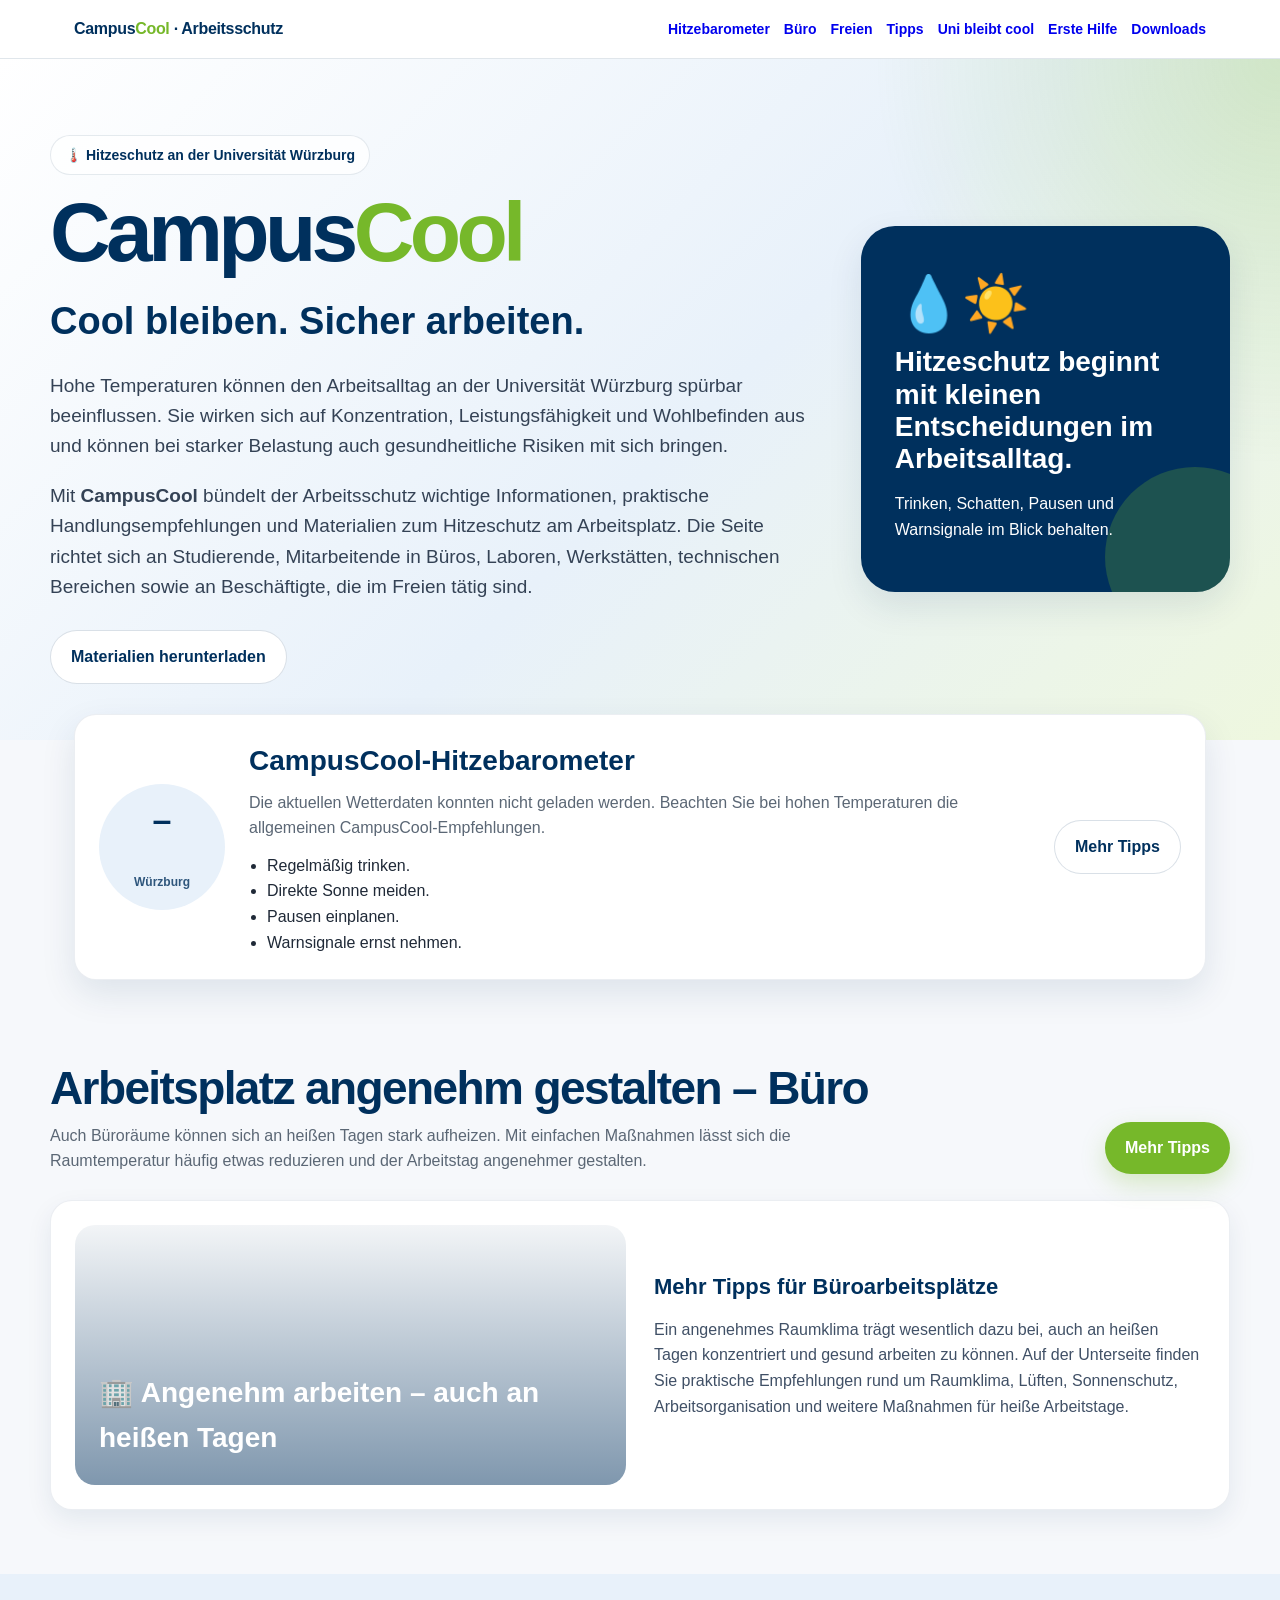
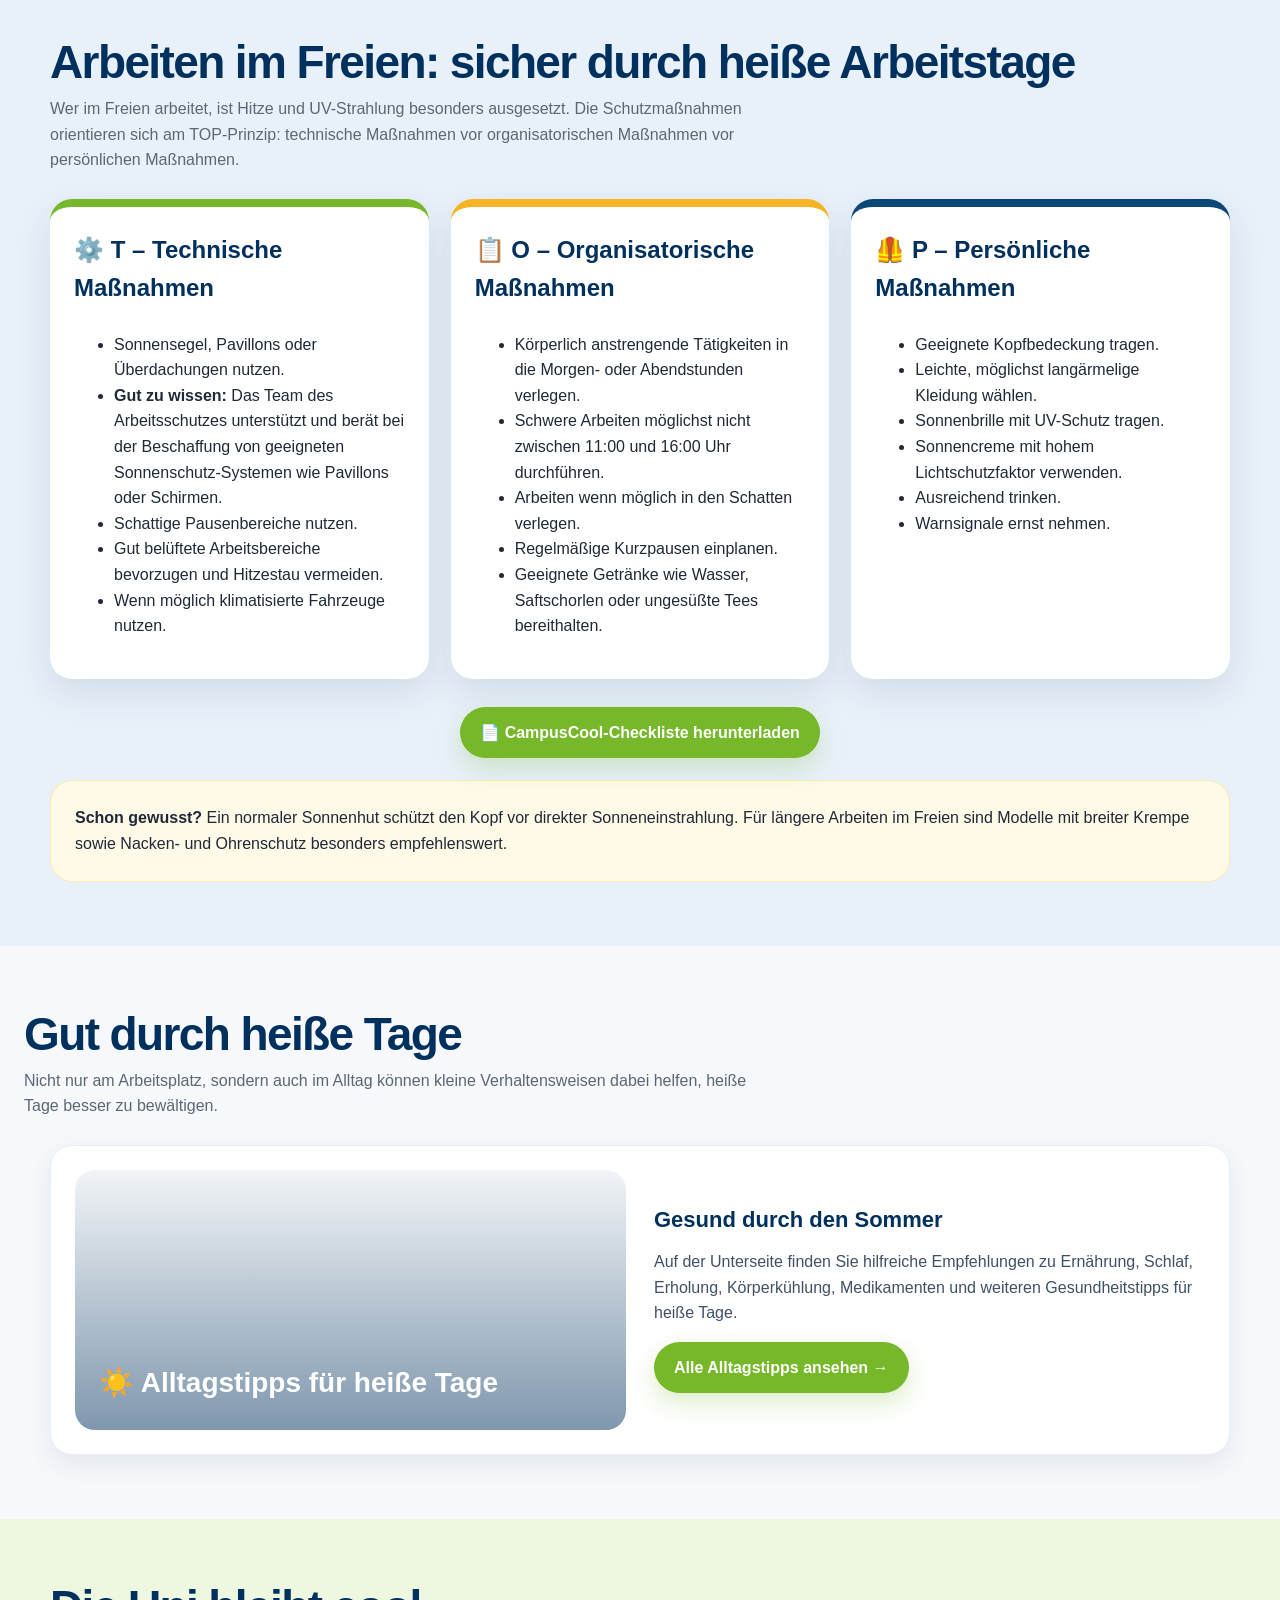
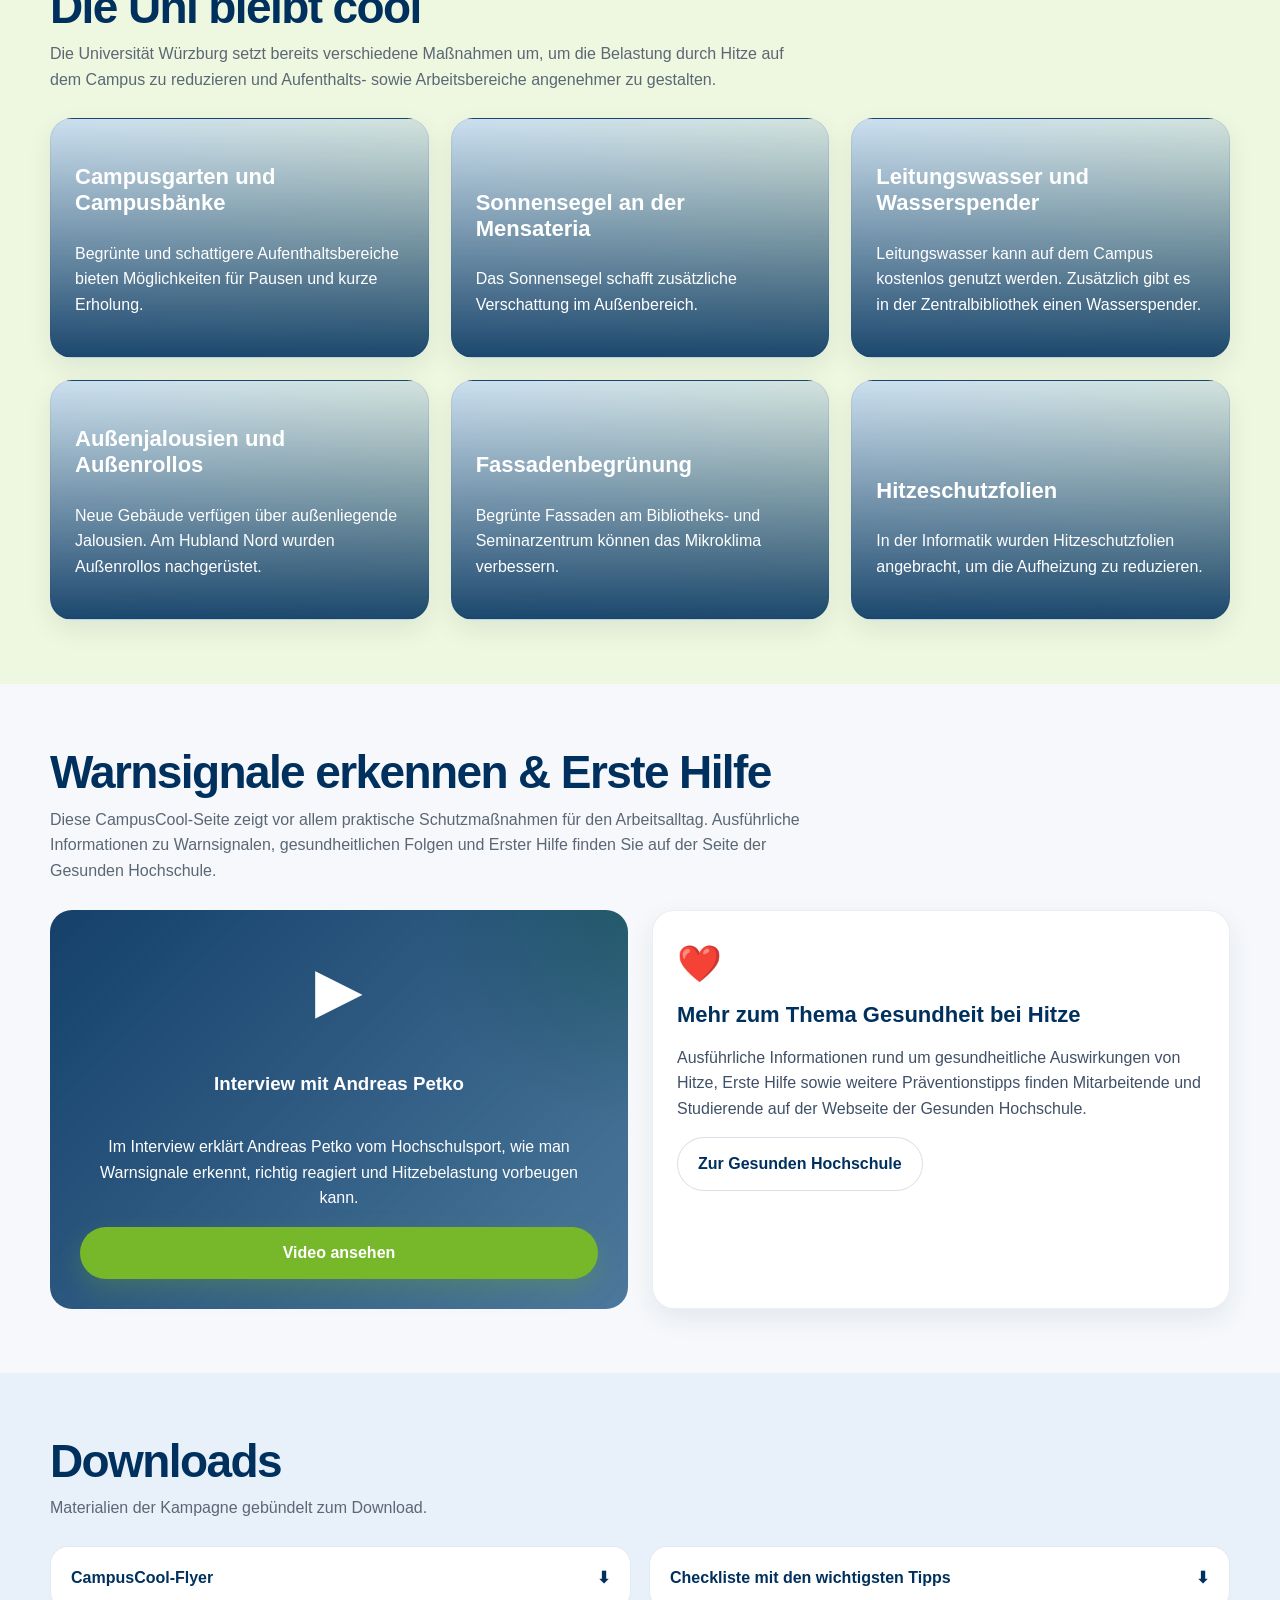
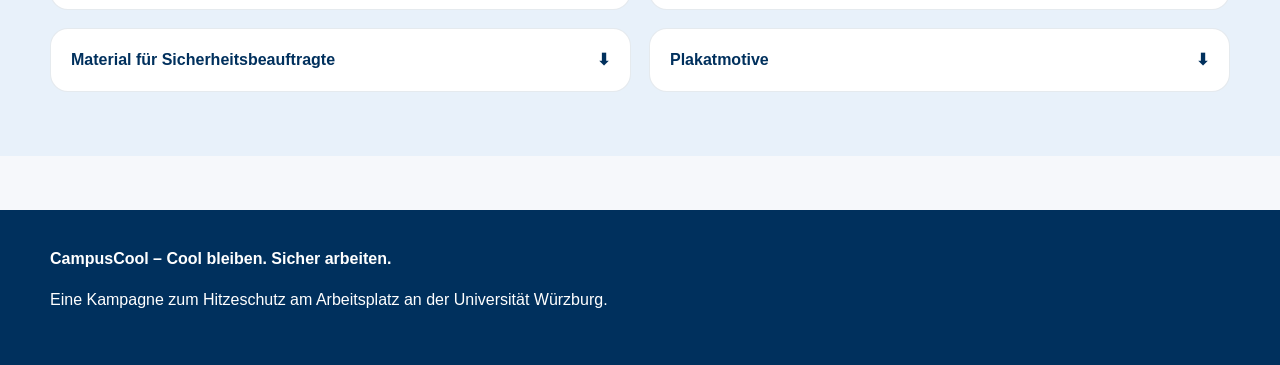
<file: index.html>
<!DOCTYPE html>
<html lang="de">
<head>
  <meta charset="UTF-8" />
  <meta name="viewport" content="width=device-width, initial-scale=1.0" />
  <title>CampusCool – Hitzeschutz am Arbeitsplatz</title>
  <style>
    :root {
      --blue:#00305d; --blue2:#0b4778; --green:#76b82a; --bg:#f6f8fb;
      --lightgreen:#eef7df; --lightblue:#e8f1fa; --text:#1f2937; --muted:#5b6775;
      --shadow:0 14px 35px rgba(0,48,93,.10); --radius:22px;
    }
    *{box-sizing:border-box} html{scroll-behavior:smooth}
    body{margin:0;font-family:Arial,Helvetica,sans-serif;color:var(--text);background:var(--bg);line-height:1.6}
    header{background:rgba(255,255,255,.94);border-bottom:1px solid rgba(0,48,93,.12);position:sticky;top:0;z-index:20;backdrop-filter:blur(12px)}
    .nav{max-width:1180px;margin:auto;padding:16px 24px;display:flex;justify-content:space-between;gap:22px;align-items:center}
    .brand{font-weight:800;color:var(--blue);letter-spacing:-.02em}.brand span{color:var(--green)}
    .nav-links{display:flex;flex-wrap:wrap;gap:14px;font-size:14px;font-weight:700;color:var(--blue)}
    .nav-links a{text-decoration:none}
    .hero{background:radial-gradient(circle at top right,rgba(118,184,42,.22),transparent 28%),linear-gradient(135deg,#fff 0%,#e8f1fa 54%,#eef7df 100%);padding:76px 24px 56px}
    .wrap{max-width:1180px;margin:auto}
    .hero-grid{display:grid;grid-template-columns:1.35fr .65fr;gap:44px;align-items:center}
    .eyebrow{display:inline-flex;padding:8px 14px;background:rgba(255,255,255,.75);border:1px solid rgba(0,48,93,.10);border-radius:999px;color:var(--blue);font-weight:800;font-size:14px;margin-bottom:18px}
    h1{margin:0;font-size:clamp(44px,7vw,84px);line-height:.95;color:var(--blue);letter-spacing:-.055em} h1 span{color:var(--green)}
    .hero h2{margin:18px 0;font-size:clamp(24px,3vw,38px);color:var(--blue)}
    .lead{font-size:19px;max-width:760px;color:#344255}
    .hero-actions{margin-top:28px;display:flex;flex-wrap:wrap;gap:14px}
    .button{display:inline-flex;align-items:center;justify-content:center;gap:8px;padding:13px 20px;border-radius:999px;background:var(--green);color:#fff;text-decoration:none;font-weight:800;box-shadow:0 10px 24px rgba(118,184,42,.25);border:0}
    .button.secondary{background:#fff;color:var(--blue);border:1px solid rgba(0,48,93,.15);box-shadow:none}
    .hero-card{background:var(--blue);color:#fff;border-radius:34px;padding:34px;box-shadow:var(--shadow);min-height:280px;display:flex;flex-direction:column;justify-content:space-between;position:relative;overflow:hidden}
    .hero-card:after{content:"";position:absolute;width:180px;height:180px;border-radius:999px;background:rgba(118,184,42,.25);right:-55px;bottom:-55px}
    .hero-card .icon{font-size:54px;z-index:1}.hero-card strong{font-size:28px;line-height:1.15;z-index:1}.hero-card p{z-index:1}
    section{padding:64px 24px}.anchor{scroll-margin-top:88px}
    .section-title{margin-bottom:26px;display:flex;justify-content:space-between;gap:28px;align-items:end}
    .section-title h2{margin:0;color:var(--blue);font-size:clamp(28px,4vw,46px);letter-spacing:-.035em;line-height:1.05}
    .section-title p{margin:10px 0 0;color:var(--muted);max-width:760px}
    .barometer-wrap{max-width:1180px;margin:-26px auto 20px;padding:0 24px;position:relative;z-index:5}
    .barometer{background:white;border-radius:var(--radius);padding:24px;box-shadow:var(--shadow);border:1px solid rgba(0,48,93,.08);display:grid;grid-template-columns:auto 1fr auto;gap:24px;align-items:center}
    .temp-circle{width:126px;height:126px;border-radius:50%;display:grid;place-items:center;text-align:center;color:var(--blue);background:var(--lightblue);font-weight:900}.temp{font-size:34px;line-height:1}.label{font-size:12px;opacity:.8}
    .barometer h3{margin:0 0 6px;color:var(--blue);font-size:28px}.barometer p{margin:0;color:var(--muted)}.barometer ul{margin:12px 0 0;padding-left:18px}
    .status-green{background:var(--lightgreen)}.status-yellow{background:#fff7d6}.status-red{background:#ffe9e9}
    .grid{display:grid;gap:22px}.cards-2{grid-template-columns:repeat(2,minmax(0,1fr))}.cards-3{grid-template-columns:repeat(3,minmax(0,1fr))}.cards-4{grid-template-columns:repeat(4,minmax(0,1fr))}
    .card{background:#fff;border-radius:var(--radius);padding:24px;box-shadow:0 10px 26px rgba(0,48,93,.08);border:1px solid rgba(0,48,93,.08);height:100%}
    .card .icon{font-size:36px;margin-bottom:10px}.card h3{margin:0 0 8px;color:var(--blue);font-size:22px;line-height:1.2}.card p,.card li{color:#405066}.card ul{padding-left:18px;margin-bottom:0}
    .soft-blue{background:var(--lightblue)}.soft-green{background:var(--lightgreen)}
    .top-principle{display:grid;grid-template-columns:repeat(3,minmax(0,1fr));gap:22px}
    .top-column{background:#fff;border-radius:var(--radius);border-top:8px solid var(--green);padding:24px;box-shadow:var(--shadow)}.top-column:nth-child(2){border-top-color:#f5b522}.top-column:nth-child(3){border-top-color:var(--blue2)}
    .top-column h3{margin-top:0;color:var(--blue);font-size:24px}
    .checklist{padding-left:0;list-style:none}.checklist li{padding:9px 0;border-bottom:1px solid rgba(0,48,93,.08)}.checklist li:before{content:"☐";margin-right:10px;color:var(--green);font-weight:900}
    .info-box{margin-top:22px;background:#fff9e8;border:1px solid rgba(245,181,34,.25);border-radius:var(--radius);padding:24px}
    .measure-card{min-height:240px;display:flex;flex-direction:column;justify-content:end;background:linear-gradient(to top,rgba(0,48,93,.88),rgba(0,48,93,.08)),linear-gradient(135deg,#dceefc,#eaf5dc);color:#fff}.measure-card h3,.measure-card p{color:#fff}
    .video-box{display:grid;grid-template-columns:1fr 1fr;gap:24px}.video-placeholder{border-radius:var(--radius);background:linear-gradient(135deg,rgba(0,48,93,.92),rgba(11,71,120,.72)),radial-gradient(circle at top right,rgba(118,184,42,.7),transparent 30%);color:#fff;min-height:300px;padding:30px;display:flex;flex-direction:column;justify-content:center;text-align:center}.video-placeholder .play{font-size:62px;margin-bottom:12px}
    .downloads{display:grid;grid-template-columns:repeat(2,minmax(0,1fr));gap:18px}.download{background:#fff;border-radius:18px;padding:18px 20px;text-decoration:none;color:var(--blue);font-weight:800;border:1px solid rgba(0,48,93,.10);display:flex;justify-content:space-between;align-items:center}
    footer{background:var(--blue);color:#fff;padding:36px 24px;margin-top:54px}
    @media(max-width:980px){.hero-grid,.barometer,.video-box,.top-principle,.cards-2,.cards-3,.cards-4,.downloads{grid-template-columns:1fr}.section-title{display:block}.nav{align-items:flex-start;flex-direction:column}}
  </style>
</head>
<body>
<header><div class="nav"><div class="brand">Campus<span>Cool</span> · Arbeitsschutz</div><nav class="nav-links">
<a href="#barometer">Hitzebarometer</a><a href="#buero">Büro</a><a href="#freiluft">Freien</a><a href="#tipps">Tipps</a><a href="#massnahmen">Uni bleibt cool</a><a href="#erstehilfe">Erste Hilfe</a><a href="#downloads">Downloads</a>
</nav></div></header>

<main>
<div class="hero"><div class="wrap hero-grid"><div>
<div class="eyebrow">🌡️ Hitzeschutz an der Universität Würzburg</div>
<h1>Campus<span>Cool</span></h1><h2>Cool bleiben. Sicher arbeiten.</h2>
<p class="lead">Hohe Temperaturen können den Arbeitsalltag an der Universität Würzburg spürbar beeinflussen. Sie wirken sich auf Konzentration, Leistungsfähigkeit und Wohlbefinden aus und können bei starker Belastung auch gesundheitliche Risiken mit sich bringen.</p>
<p class="lead">Mit <strong>CampusCool</strong> bündelt der Arbeitsschutz wichtige Informationen, praktische Handlungsempfehlungen und Materialien zum Hitzeschutz am Arbeitsplatz. Die Seite richtet sich an Studierende, Mitarbeitende in Büros, Laboren, Werkstätten, technischen Bereichen sowie an Beschäftigte, die im Freien tätig sind.</p>
<div class="hero-actions"><a class="button secondary" href="#downloads">Materialien herunterladen</a></div>
</div><aside class="hero-card"><div class="icon">💧☀️</div><strong>Hitzeschutz beginnt mit kleinen Entscheidungen im Arbeitsalltag.</strong><p>Trinken, Schatten, Pausen und Warnsignale im Blick behalten.</p></aside></div></div>

<div id="barometer" class="barometer-wrap anchor"><div id="barometerBox" class="barometer">
<div id="tempCircle" class="temp-circle"><span class="temp" id="temperature">…</span><span class="label">Würzburg</span></div>
<div><h3 id="heatTitle">CampusCool-Hitzebarometer lädt…</h3><p id="heatDescription">Die aktuelle Temperatur wird automatisch über Open-Meteo geladen.</p><ul id="heatTips"></ul></div>
<a class="button secondary" href="#tipps">Mehr Tipps</a></div></div>

<section id="buero" class="anchor"><div class="wrap"><div class="section-title"><div><h2>Arbeitsplatz angenehm gestalten – Büro</h2><p>Auch Büroräume können sich an heißen Tagen stark aufheizen. Mit einfachen Maßnahmen lässt sich die Raumtemperatur häufig etwas reduzieren und der Arbeitstag angenehmer gestalten.</p></div><a class="button" href="campuscool_buero_tipps.html">Mehr Tipps</a></div>

      <div class="card" style="display:grid;grid-template-columns:1fr 1fr;gap:28px;align-items:center;">
        <div style="min-height:260px;border-radius:20px;background:
          linear-gradient(to top,rgba(0,48,93,.50),rgba(0,48,93,.05)), url('https://images.unsplash.com/photo-1497366754035-f200968a6e72?auto=format&fit=crop&w=1200&q=80') center/cover;display:flex;align-items:end;padding:24px;color:white;font-size:28px;font-weight:bold;">
          🏢 Angenehm arbeiten – auch an heißen Tagen
        </div>
        <div>
          <h3 style="margin-top:0;color:#00305d;">Mehr Tipps für Büroarbeitsplätze</h3>
          <p>Ein angenehmes Raumklima trägt wesentlich dazu bei, auch an heißen Tagen konzentriert und gesund arbeiten zu können. Auf der Unterseite finden Sie praktische Empfehlungen rund um Raumklima, Lüften, Sonnenschutz, Arbeitsorganisation und weitere Maßnahmen für heiße Arbeitstage.</p>
          
        </div>
      </div>
    </div></section>

<section id="freiluft" class="soft-blue anchor"><div class="wrap"><div class="section-title"><div><h2>Arbeiten im Freien: sicher durch heiße Arbeitstage</h2><p>Wer im Freien arbeitet, ist Hitze und UV-Strahlung besonders ausgesetzt. Die Schutzmaßnahmen orientieren sich am TOP-Prinzip: technische Maßnahmen vor organisatorischen Maßnahmen vor persönlichen Maßnahmen.</p></div></div>
<div class="top-principle">
<article class="top-column"><h3>⚙️ T – Technische Maßnahmen</h3><ul><li>Sonnensegel, Pavillons oder Überdachungen nutzen.</li><li><strong>Gut zu wissen:</strong> Das Team des Arbeitsschutzes unterstützt und berät bei der Beschaffung von geeigneten Sonnenschutz-Systemen wie Pavillons oder Schirmen.</li><li>Schattige Pausenbereiche nutzen.</li><li>Gut belüftete Arbeitsbereiche bevorzugen und Hitzestau vermeiden.</li><li>Wenn möglich klimatisierte Fahrzeuge nutzen.</li></ul></article>
<article class="top-column"><h3>📋 O – Organisatorische Maßnahmen</h3><ul><li>Körperlich anstrengende Tätigkeiten in die Morgen- oder Abendstunden verlegen.</li><li>Schwere Arbeiten möglichst nicht zwischen 11:00 und 16:00 Uhr durchführen.</li><li>Arbeiten wenn möglich in den Schatten verlegen.</li><li>Regelmäßige Kurzpausen einplanen.</li><li>Geeignete Getränke wie Wasser, Saftschorlen oder ungesüßte Tees bereithalten.</li></ul></article>
<article class="top-column"><h3>🦺 P – Persönliche Maßnahmen</h3>
<ul>
<li>Geeignete Kopfbedeckung tragen.</li>
<li>Leichte, möglichst langärmelige Kleidung wählen.</li>
<li>Sonnenbrille mit UV-Schutz tragen.</li>
<li>Sonnencreme mit hohem Lichtschutzfaktor verwenden.</li>
<li>Ausreichend trinken.</li>
<li>Warnsignale ernst nehmen.</li>
</ul>

</article>
</div>
<div style="text-align:center;margin:28px 0 0;">
  <a class="button" href="CampusCool_Checkliste_Arbeiten_im_Freien.pdf" target="_blank">
    📄 CampusCool-Checkliste herunterladen
  </a>
</div>
<div class="info-box"><strong>Schon gewusst?</strong> Ein normaler Sonnenhut schützt den Kopf vor direkter Sonneneinstrahlung. Für längere Arbeiten im Freien sind Modelle mit breiter Krempe sowie Nacken- und Ohrenschutz besonders empfehlenswert.</div></div></section>


<section id="tipps" class="section anchor-offset">
  <div class="section-title">
    <div>
      <h2>Gut durch heiße Tage</h2>
      <p>Nicht nur am Arbeitsplatz, sondern auch im Alltag können kleine Verhaltensweisen dabei helfen, heiße Tage besser zu bewältigen.</p>
    </div>
  </div>

  <div class="card" style="display:grid;grid-template-columns:1fr 1fr;gap:28px;align-items:center;max-width:1180px;margin:0 auto;">
      <div style="min-height:260px;border-radius:20px;background:
      linear-gradient(to top,rgba(0,48,93,.50),rgba(0,48,93,.05)), url('https://images.unsplash.com/photo-1507525428034-b723cf961d3e?auto=format&fit=crop&w=1200&q=80') center/cover;display:flex;align-items:end;padding:24px;color:white;font-size:28px;font-weight:bold;">
      ☀️ Alltagstipps für heiße Tage
      </div>
      <div>
        <h3 style="margin-top:0;color:#00305d;">Gesund durch den Sommer</h3>
        <p>Auf der Unterseite finden Sie hilfreiche Empfehlungen zu Ernährung, Schlaf, Erholung, Körperkühlung, Medikamenten und weiteren Gesundheitstipps für heiße Tage.</p>
        <a class="button" href="campuscool_allgemeine_tipps.html">Alle Alltagstipps ansehen →</a>
      </div>
  </div>
</section>


<section id="massnahmen" class="soft-green anchor"><div class="wrap"><div class="section-title"><div><h2>Die Uni bleibt cool</h2><p>Die Universität Würzburg setzt bereits verschiedene Maßnahmen um, um die Belastung durch Hitze auf dem Campus zu reduzieren und Aufenthalts- sowie Arbeitsbereiche angenehmer zu gestalten.</p></div></div>
<div class="grid cards-3">
<a class="card measure-card" target="_blank" href="https://www.google.com/maps?q=49.78487055170443,9.972022757204071" style="text-decoration:none;"><h3>Campusgarten und Campusbänke</h3><p>Begrünte und schattigere Aufenthaltsbereiche bieten Möglichkeiten für Pausen und kurze Erholung.</p></a>
<a class="card measure-card" target="_blank" href="https://www.google.com/maps/place/Mensateria+Campus+Nord/@49.7845439,9.9692746,17.7z/data=!3m1!5s0x47a28fc8844e5345:0x229c4490977b76f3!4m6!3m5!1s0x47a28fc883e40fb1:0xd9a748434ff96467!8m2!3d49.7854982!4d9.9693121!16s%2Fg%2F11bwny3fr5?entry=ttu&g_ep=EgoyMDI2MDYyOS4wIKXMDSoASAFQAw%3D%3D" style="text-decoration:none;"><h3>Sonnensegel an der Mensateria</h3><p>Das Sonnensegel schafft zusätzliche Verschattung im Außenbereich.</p></a>
<a class="card measure-card" target="_blank" href="https://www.google.com/maps/place/Universitätsbibliothek+Würzburg/@49.7830292,9.9686865,17.7z/data=!3m1!5s0x47a28fc654224575:0xff712fd1b09763ad!4m6!3m5!1s0x47a28fc693564985:0xfebc43d51f1c88ce!8m2!3d49.7825463!4d9.9687996!16s%2Fg%2F120x6n4x?entry=ttu&g_ep=EgoyMDI2MDYyOS4wIKXMDSoASAFQAw%3D%3D" style="text-decoration:none;"><h3>Leitungswasser und Wasserspender</h3><p>Leitungswasser kann auf dem Campus kostenlos genutzt werden. Zusätzlich gibt es in der Zentralbibliothek einen Wasserspender.</p></a>
<div class="card measure-card"><h3>Außenjalousien und Außenrollos</h3><p>Neue Gebäude verfügen über außenliegende Jalousien. Am Hubland Nord wurden Außenrollos nachgerüstet.</p></div>
<div class="card measure-card"><h3>Fassadenbegrünung</h3><p>Begrünte Fassaden am Bibliotheks- und Seminarzentrum können das Mikroklima verbessern.</p></div>
<div class="card measure-card"><h3>Hitzeschutzfolien</h3><p>In der Informatik wurden Hitzeschutzfolien angebracht, um die Aufheizung zu reduzieren.</p></div>
</div></div></section>

<section id="erstehilfe" class="anchor"><div class="wrap"><div class="section-title"><div><h2>Warnsignale erkennen & Erste Hilfe</h2><p>Diese CampusCool-Seite zeigt vor allem praktische Schutzmaßnahmen für den Arbeitsalltag. Ausführliche Informationen zu Warnsignalen, gesundheitlichen Folgen und Erster Hilfe finden Sie auf der Seite der Gesunden Hochschule.</p></div></div>
<div class="video-box"><div class="video-placeholder"><div class="play">▶</div><h3>Interview mit Andreas Petko</h3><p>Im Interview erklärt Andreas Petko vom Hochschulsport, wie man Warnsignale erkennt, richtig reagiert und Hitzebelastung vorbeugen kann.</p><a class="button" href="#">Video ansehen</a></div>
<article class="card"><div class="icon">❤️</div><h3>Mehr zum Thema Gesundheit bei Hitze</h3><p>Ausführliche Informationen rund um gesundheitliche Auswirkungen von Hitze, Erste Hilfe sowie weitere Präventionstipps finden Mitarbeitende und Studierende auf der Webseite der Gesunden Hochschule.</p><a class="button secondary" href="gesunde_hochschule.html">Zur Gesunden Hochschule</a></article></div></div></section>

<section id="downloads" class="soft-blue anchor"><div class="wrap"><div class="section-title"><div><h2>Downloads</h2><p>Materialien der Kampagne gebündelt zum Download.</p></div></div><div class="downloads">
<a class="download" href="#">CampusCool-Flyer <span>⬇</span></a><a class="download" href="#">Checkliste mit den wichtigsten Tipps <span>⬇</span></a><a class="download" href="#">Material für Sicherheitsbeauftragte <span>⬇</span></a><a class="download" href="#">Plakatmotive <span>⬇</span></a>
</div></div></section>



</main>

<footer><div class="wrap"><strong>CampusCool – Cool bleiben. Sicher arbeiten.</strong><p>Eine Kampagne zum Hitzeschutz am Arbeitsplatz an der Universität Würzburg.</p></div></footer>

<script>
const lat=49.7913, lon=9.9534;
const tempEl=document.getElementById("temperature"), titleEl=document.getElementById("heatTitle"), descEl=document.getElementById("heatDescription"), tipsEl=document.getElementById("heatTips"), circleEl=document.getElementById("tempCircle"), boxEl=document.getElementById("barometerBox");
function setHeatStatus(temp){
  let s;
  if(temp<=25){s={c:"status-green",t:"🟢 Alles in Ordnung",d:`Heute werden aktuell etwa ${Math.round(temp)} °C für Würzburg angezeigt. Normale sommerliche Temperaturen.`,tips:["Auch bei angenehmen Temperaturen regelmäßig trinken.","Sonnenschutz nicht vergessen.","Bei längeren Aufenthalten draußen Schatten nutzen."]};}
  else if(temp<=30){s={c:"status-yellow",t:"🟡 Hohe Temperaturen",d:`Heute werden aktuell etwa ${Math.round(temp)} °C für Würzburg angezeigt. Die Temperaturen können Konzentration und Leistungsfähigkeit bereits beeinträchtigen.`,tips:["Regelmäßig trinken.","Mittagssonne meiden.","Frühmorgendliches Lüften nutzen.","Hitzepausen oder verlängerte Pausen nutzen."]};}
  else{s={c:"status-red",t:"🔴 Starke Hitzebelastung",d:`Heute werden aktuell etwa ${Math.round(temp)} °C für Würzburg angezeigt. Heute besteht eine erhöhte Belastung durch Hitze.`,tips:["Ausreichend trinken.","Körperliche Belastung reduzieren.","Arbeiten im Freien möglichst in die Früh oder in den Abend verlagern.","Warnsignale ernst nehmen.","Kolleginnen und Kollegen im Blick behalten."]};}
  tempEl.textContent=`${Math.round(temp)}°C`; titleEl.textContent=s.t; descEl.textContent=s.d; tipsEl.innerHTML=s.tips.map(x=>`<li>${x}</li>`).join("");
  circleEl.className=`temp-circle ${s.c}`; boxEl.classList.remove("status-green","status-yellow","status-red"); boxEl.classList.add(s.c);
}
function fallback(){tempEl.textContent="–"; titleEl.textContent="CampusCool-Hitzebarometer"; descEl.textContent="Die aktuellen Wetterdaten konnten nicht geladen werden. Beachten Sie bei hohen Temperaturen die allgemeinen CampusCool-Empfehlungen."; tipsEl.innerHTML="<li>Regelmäßig trinken.</li><li>Direkte Sonne meiden.</li><li>Pausen einplanen.</li><li>Warnsignale ernst nehmen.</li>";}
async function loadWeather(){
  try{const r=await fetch(`https://api.open-meteo.com/v1/forecast?latitude=${lat}&longitude=${lon}&current=temperature_2m&timezone=Europe%2FBerlin`); if(!r.ok)throw new Error("Fehler"); const data=await r.json(); const temp=data?.current?.temperature_2m; if(typeof temp!=="number")throw new Error("Keine Temperatur"); setHeatStatus(temp);}
  catch(e){console.warn(e);fallback();}
}
loadWeather();
</script>
</body>
</html>
</file>
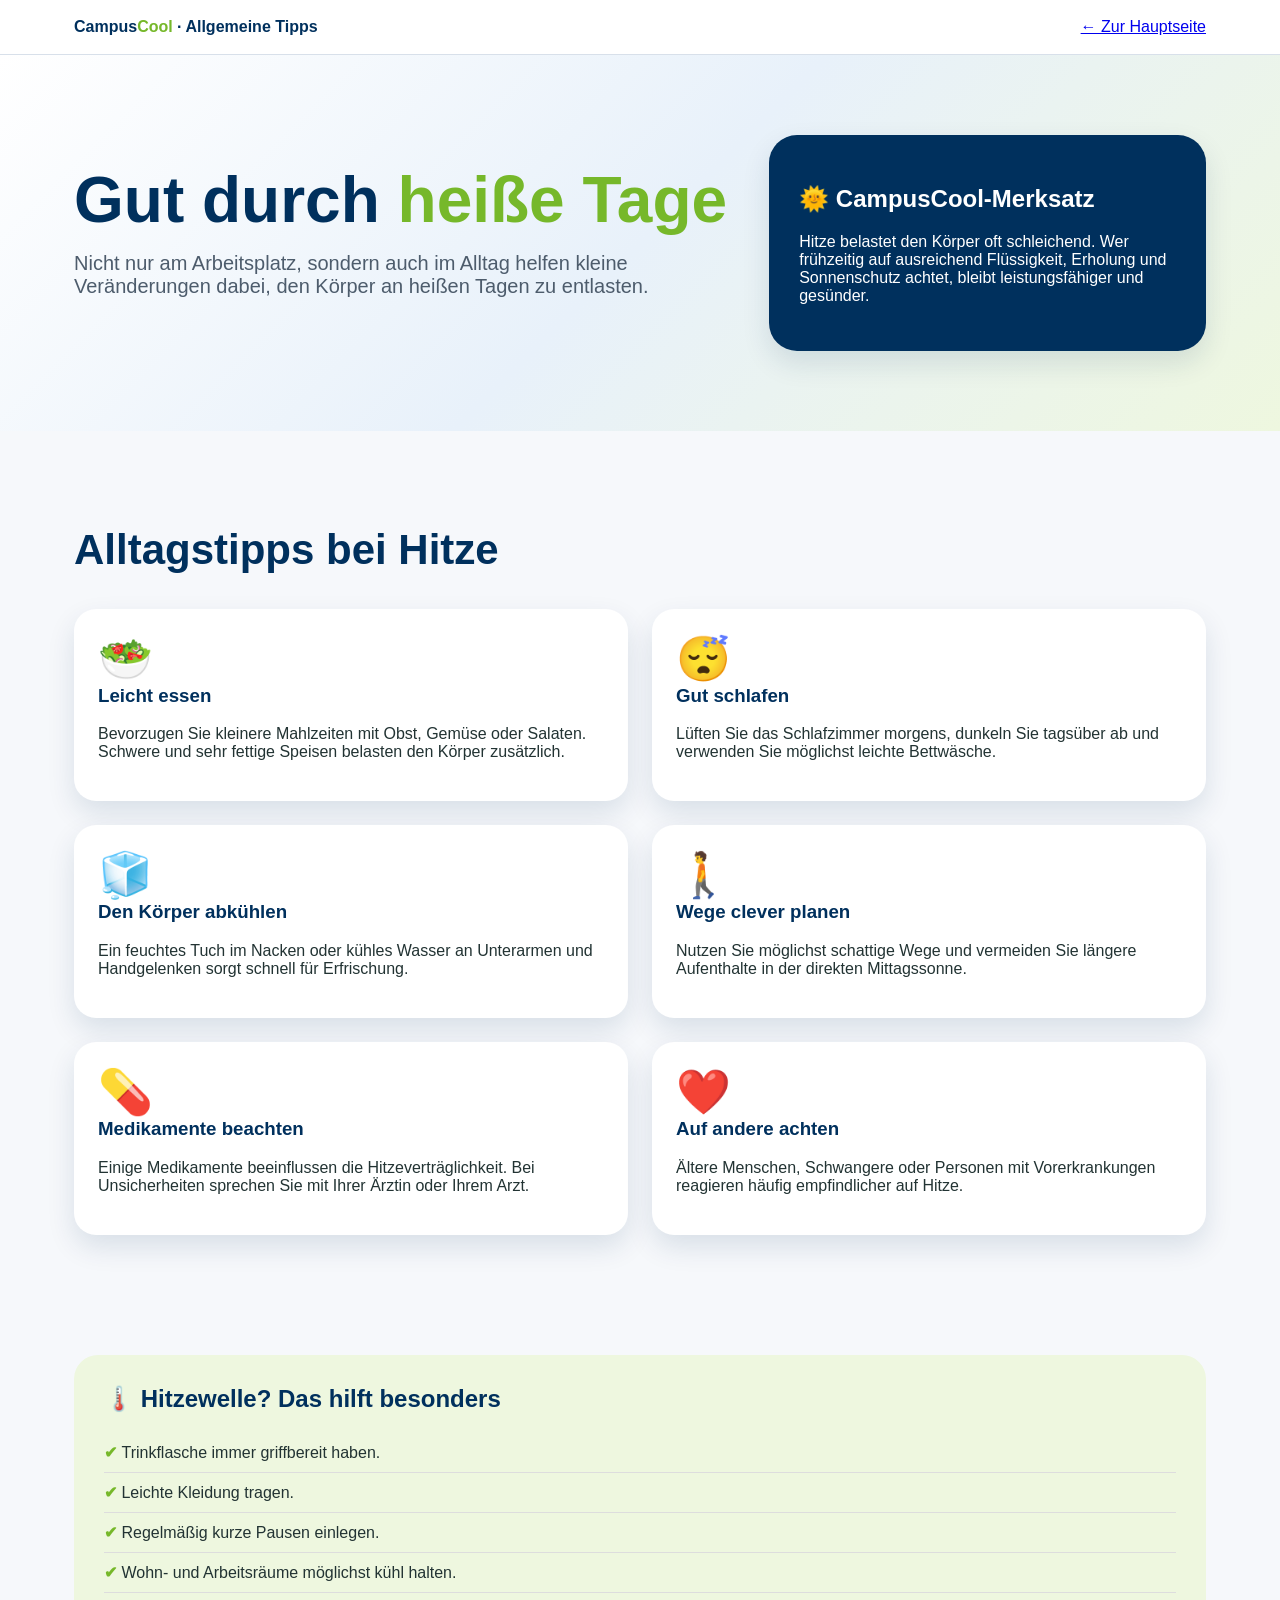
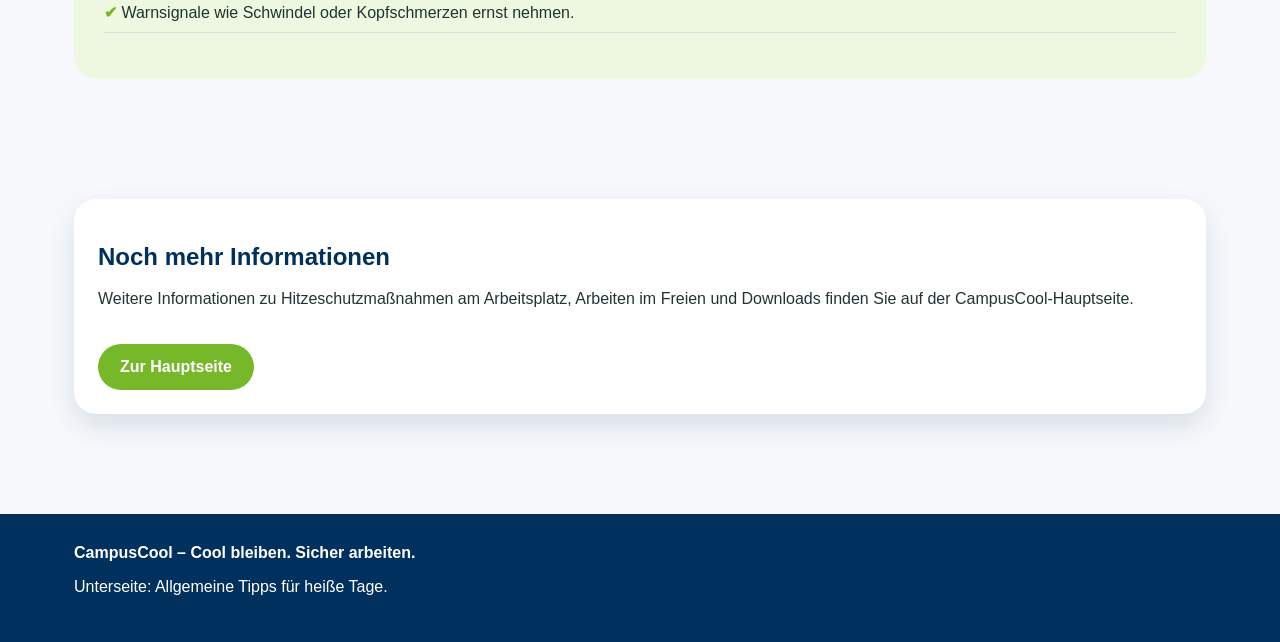
<file: campuscool_allgemeine_tipps.html>
<!DOCTYPE html>
<html lang="de">
<head>
<meta charset="UTF-8">
<meta name="viewport" content="width=device-width, initial-scale=1.0">
<title>CampusCool – Allgemeine Tipps</title>
<style>
:root{--blue:#00305d;--green:#76b82a;--bg:#f6f8fb;--card:#fff;--light:#eef7df;--shadow:0 12px 28px rgba(0,48,93,.12)}
*{box-sizing:border-box}body{margin:0;font-family:Arial,sans-serif;background:var(--bg);color:#233}
header{background:#fff;position:sticky;top:0;border-bottom:1px solid #d8e0ea}
.wrap{max-width:1180px;margin:auto;padding:0 24px}
nav{display:flex;justify-content:space-between;align-items:center;padding:18px 0}
.brand{font-weight:800;color:var(--blue)}.brand span{color:var(--green)}
.hero{padding:80px 0;background:linear-gradient(135deg,#fff,#e8f1fa,#eef7df)}
.hero-grid{display:grid;grid-template-columns:1.2fr .8fr;gap:40px;align-items:center}
h1{font-size:64px;line-height:1;margin:0;color:var(--blue)}h1 span{color:var(--green)}
.lead{font-size:20px;color:#4d5c6c}
.button{display:inline-block;background:var(--green);color:#fff;text-decoration:none;padding:14px 22px;border-radius:999px;font-weight:bold;margin-top:20px}
.hero-card{background:#00305d;color:#fff;padding:30px;border-radius:28px;box-shadow:var(--shadow)}
section{padding:60px 0}
.grid{display:grid;grid-template-columns:repeat(2,minmax(0,1fr));gap:24px}
.card{background:var(--card);padding:24px;border-radius:22px;box-shadow:var(--shadow)}
.card h3{margin-top:0;color:var(--blue)}
.tip{font-size:44px}
.highlight{background:var(--light);border-radius:24px;padding:30px}
.check{list-style:none;padding:0}
.check li{padding:10px 0;border-bottom:1px solid #ddd}
.check li:before{content:"✔ ";color:var(--green);font-weight:bold}
footer{background:var(--blue);color:#fff;padding:30px;margin-top:40px}
@media(max-width:900px){.hero-grid,.grid{grid-template-columns:1fr}h1{font-size:44px}}
</style>
</head>
<body>
<header><div class="wrap"><nav><div class="brand">Campus<span>Cool</span> · Allgemeine Tipps</div>
<a href="campuscool_arbeitsschutz_landingpage.html">← Zur Hauptseite</a></nav></div></header>

<div class="hero">
<div class="wrap hero-grid">
<div>
<h1>Gut durch <span>heiße Tage</span></h1>
<p class="lead">Nicht nur am Arbeitsplatz, sondern auch im Alltag helfen kleine Veränderungen dabei, den Körper an heißen Tagen zu entlasten.</p>

</div>
<div class="hero-card">
<h2>🌞 CampusCool-Merksatz</h2>
<p>Hitze belastet den Körper oft schleichend. Wer frühzeitig auf ausreichend Flüssigkeit, Erholung und Sonnenschutz achtet, bleibt leistungsfähiger und gesünder.</p>
</div>
</div>
</div>

<section id="tipps">
<div class="wrap">
<h2 style="color:#00305d;font-size:42px">Alltagstipps bei Hitze</h2>
<div class="grid">

<div class="card">
<div class="tip">🥗</div>
<h3>Leicht essen</h3>
<p>Bevorzugen Sie kleinere Mahlzeiten mit Obst, Gemüse oder Salaten. Schwere und sehr fettige Speisen belasten den Körper zusätzlich.</p>
</div>

<div class="card">
<div class="tip">😴</div>
<h3>Gut schlafen</h3>
<p>Lüften Sie das Schlafzimmer morgens, dunkeln Sie tagsüber ab und verwenden Sie möglichst leichte Bettwäsche.</p>
</div>

<div class="card">
<div class="tip">🧊</div>
<h3>Den Körper abkühlen</h3>
<p>Ein feuchtes Tuch im Nacken oder kühles Wasser an Unterarmen und Handgelenken sorgt schnell für Erfrischung.</p>
</div>

<div class="card">
<div class="tip">🚶</div>
<h3>Wege clever planen</h3>
<p>Nutzen Sie möglichst schattige Wege und vermeiden Sie längere Aufenthalte in der direkten Mittagssonne.</p>
</div>

<div class="card">
<div class="tip">💊</div>
<h3>Medikamente beachten</h3>
<p>Einige Medikamente beeinflussen die Hitzeverträglichkeit. Bei Unsicherheiten sprechen Sie mit Ihrer Ärztin oder Ihrem Arzt.</p>
</div>

<div class="card">
<div class="tip">❤️</div>
<h3>Auf andere achten</h3>
<p>Ältere Menschen, Schwangere oder Personen mit Vorerkrankungen reagieren häufig empfindlicher auf Hitze.</p>
</div>

</div>
</div>
</section>

<section>
<div class="wrap">
<div class="highlight">
<h2 style="margin-top:0;color:#00305d">🌡️ Hitzewelle? Das hilft besonders</h2>
<ul class="check">
<li>Trinkflasche immer griffbereit haben.</li>
<li>Leichte Kleidung tragen.</li>
<li>Regelmäßig kurze Pausen einlegen.</li>
<li>Wohn- und Arbeitsräume möglichst kühl halten.</li>
<li>Warnsignale wie Schwindel oder Kopfschmerzen ernst nehmen.</li>
</ul>
</div>
</div>
</section>

<section>
<div class="wrap">
<div class="card">
<h2 style="color:#00305d">Noch mehr Informationen</h2>
<p>Weitere Informationen zu Hitzeschutzmaßnahmen am Arbeitsplatz, Arbeiten im Freien und Downloads finden Sie auf der CampusCool-Hauptseite.</p>
<a class="button" href="campuscool_arbeitsschutz_landingpage.html">Zur Hauptseite</a>
</div>
</div>
</section>

<footer>
<div class="wrap">
<strong>CampusCool – Cool bleiben. Sicher arbeiten.</strong>
<p>Unterseite: Allgemeine Tipps für heiße Tage.</p>
</div>
</footer>

</body>
</html>
</file>
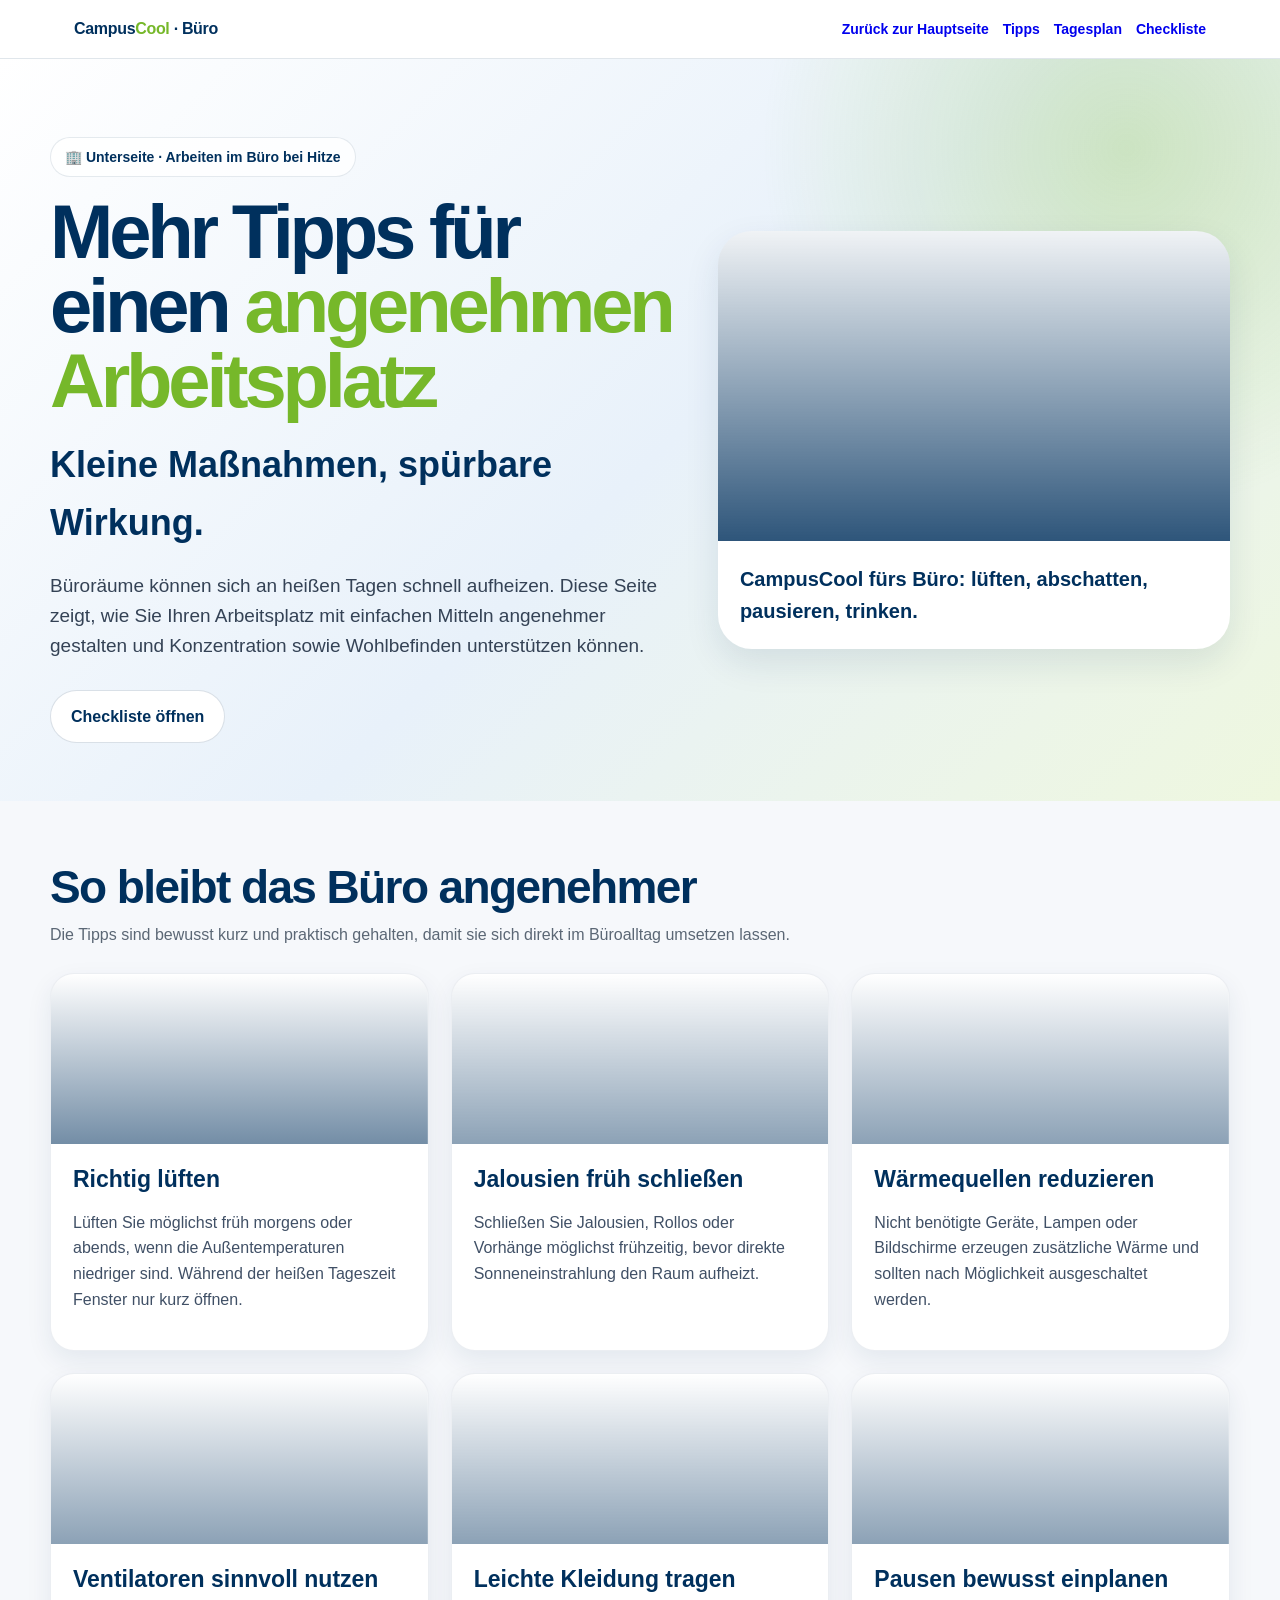
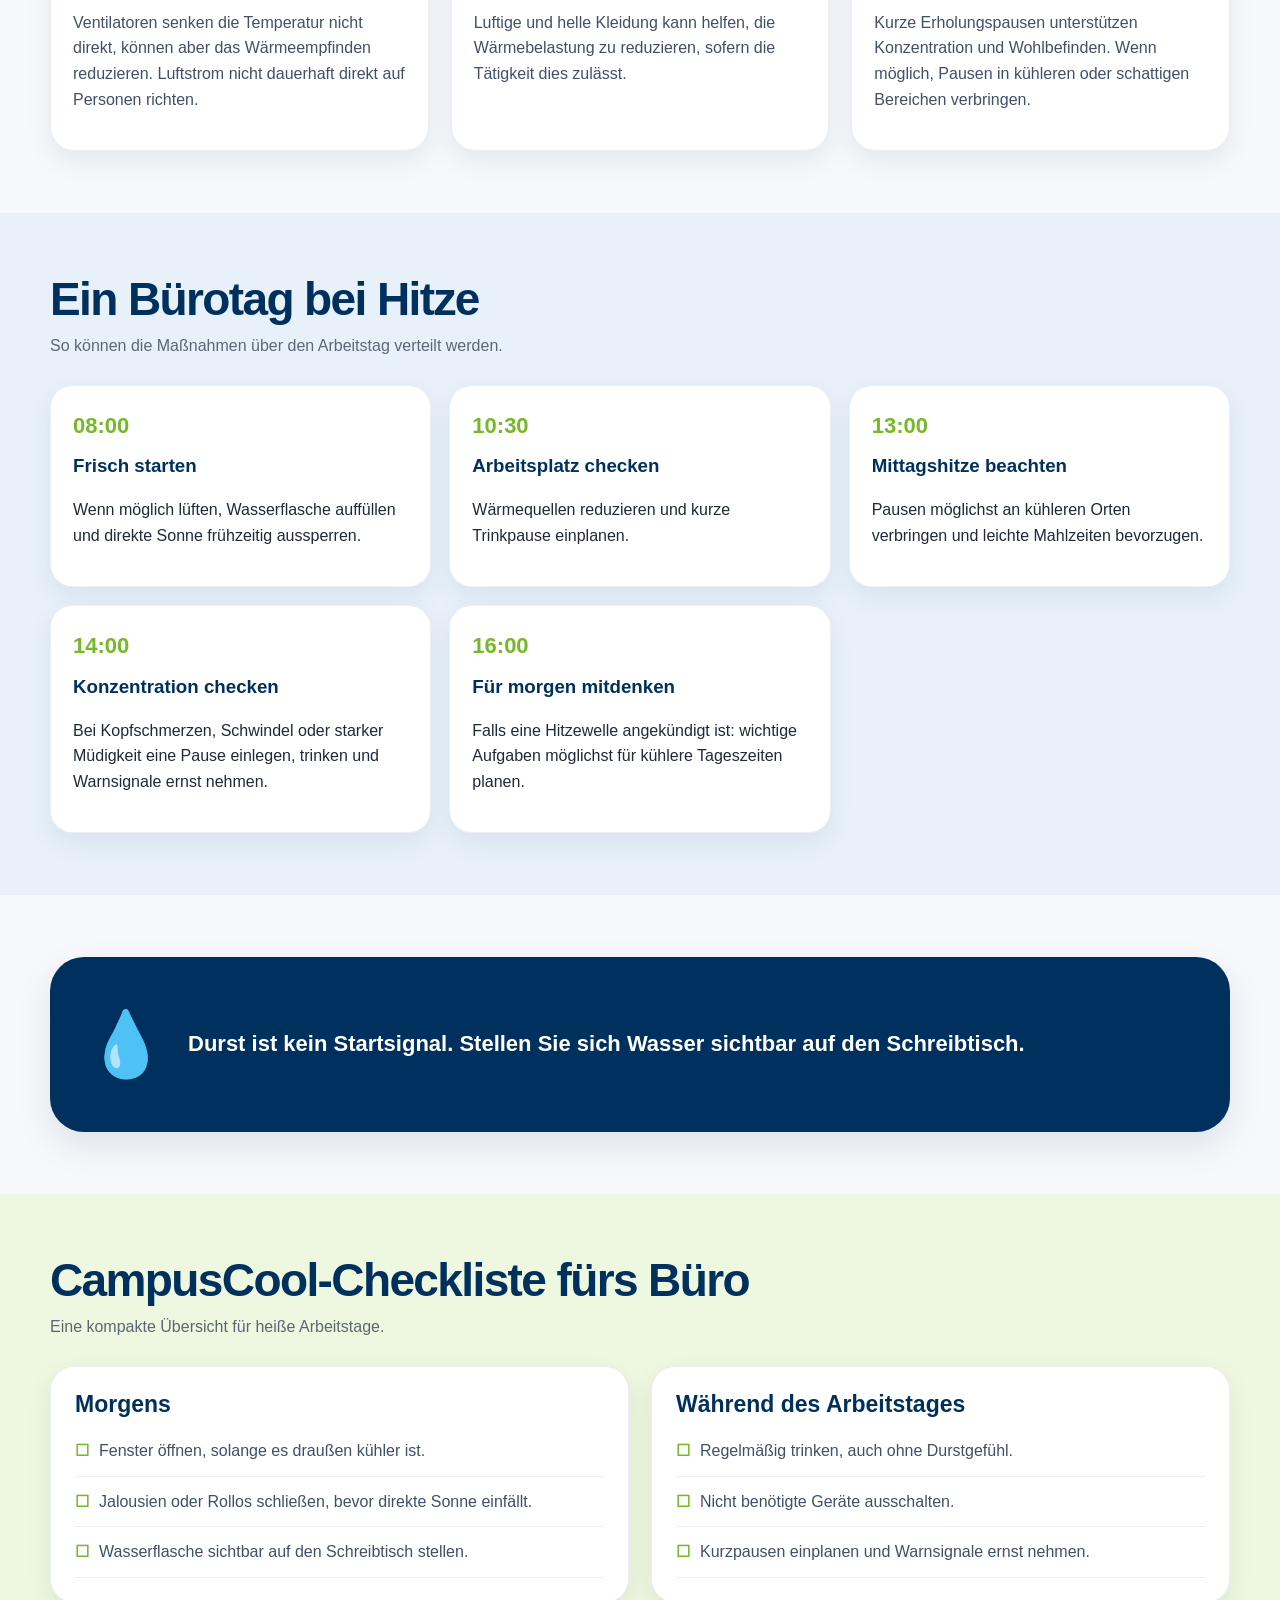
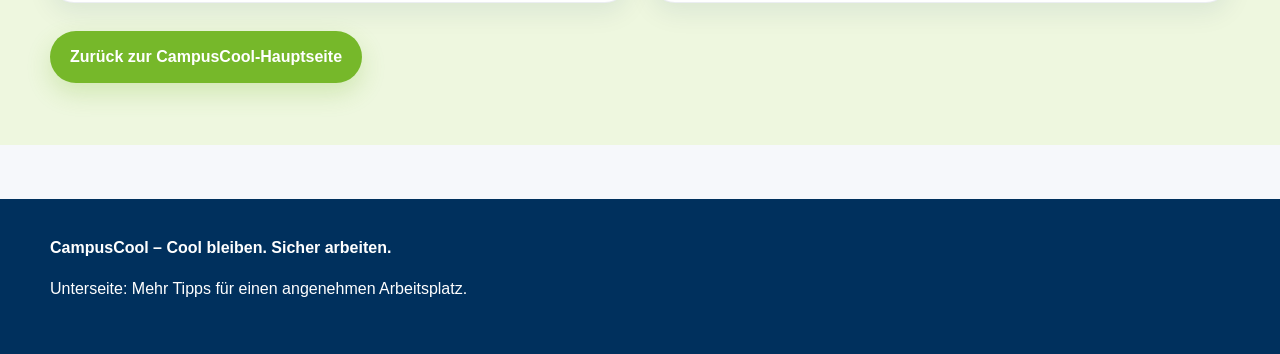
<file: campuscool_buero_tipps.html>
<!DOCTYPE html>
<html lang="de">
<head>
  <meta charset="UTF-8" />
  <meta name="viewport" content="width=device-width, initial-scale=1.0" />
  <title>CampusCool – Tipps fürs Büro</title>
  <style>
    :root{
      --blue:#00305d; --blue2:#0b4778; --green:#76b82a; --mint:#eef7df;
      --lightblue:#e8f1fa; --bg:#f6f8fb; --text:#1f2937; --muted:#5b6775;
      --shadow:0 14px 35px rgba(0,48,93,.10); --radius:24px;
    }
    *{box-sizing:border-box}
    html{scroll-behavior:smooth}
    body{margin:0;font-family:Arial,Helvetica,sans-serif;color:var(--text);background:var(--bg);line-height:1.6}
    header{background:rgba(255,255,255,.94);border-bottom:1px solid rgba(0,48,93,.12);position:sticky;top:0;z-index:20;backdrop-filter:blur(12px)}
    .nav{max-width:1180px;margin:auto;padding:16px 24px;display:flex;justify-content:space-between;gap:22px;align-items:center}
    .brand{font-weight:800;color:var(--blue);letter-spacing:-.02em}.brand span{color:var(--green)}
    .nav-links{display:flex;flex-wrap:wrap;gap:14px;font-size:14px;font-weight:700;color:var(--blue)}
    .nav-links a{text-decoration:none}
    .wrap{max-width:1180px;margin:auto}
    .hero{padding:78px 24px 58px;background:
      radial-gradient(circle at 88% 12%,rgba(118,184,42,.25),transparent 28%),
      linear-gradient(135deg,#fff 0%,#e8f1fa 52%,#eef7df 100%)}
    .hero-grid{display:grid;grid-template-columns:1.1fr .9fr;gap:42px;align-items:center}
    .eyebrow{display:inline-flex;padding:8px 14px;background:rgba(255,255,255,.76);border:1px solid rgba(0,48,93,.1);border-radius:999px;color:var(--blue);font-weight:800;font-size:14px;margin-bottom:18px}
    h1{margin:0;color:var(--blue);font-size:clamp(42px,6vw,76px);line-height:.98;letter-spacing:-.055em}
    h1 span{color:var(--green)}
    .hero h2{margin:18px 0;font-size:clamp(23px,3vw,36px);color:var(--blue)}
    .lead{font-size:19px;color:#344255;max-width:760px}
    .button{display:inline-flex;align-items:center;gap:8px;padding:13px 20px;border-radius:999px;background:var(--green);color:#fff;text-decoration:none;font-weight:800;box-shadow:0 10px 24px rgba(118,184,42,.24)}
    .button.secondary{background:#fff;color:var(--blue);border:1px solid rgba(0,48,93,.15);box-shadow:none}
    .hero-actions{display:flex;flex-wrap:wrap;gap:14px;margin-top:28px}
    .photo-card{border-radius:34px;overflow:hidden;background:white;box-shadow:var(--shadow);min-height:390px;position:relative}
    .photo-card .image{height:310px;background:
      linear-gradient(to top,rgba(0,48,93,.82),rgba(0,48,93,.06)),
      url('https://images.unsplash.com/photo-1497366754035-f200968a6e72?auto=format&fit=crop&w=1200&q=80') center/cover}
    .photo-card .caption{padding:22px;color:var(--blue);font-weight:800;font-size:20px}
    section{padding:62px 24px}.anchor{scroll-margin-top:88px}
    .section-title{margin-bottom:26px;display:flex;justify-content:space-between;gap:28px;align-items:end}
    .section-title h2{margin:0;color:var(--blue);font-size:clamp(28px,4vw,46px);letter-spacing:-.035em;line-height:1.05}
    .section-title p{margin:10px 0 0;color:var(--muted);max-width:760px}
    .grid{display:grid;gap:22px}.cards-3{grid-template-columns:repeat(3,minmax(0,1fr))}.cards-2{grid-template-columns:repeat(2,minmax(0,1fr))}
    .card{background:#fff;border-radius:var(--radius);padding:24px;box-shadow:0 10px 26px rgba(0,48,93,.08);border:1px solid rgba(0,48,93,.08);height:100%}
    .card .icon{font-size:38px;margin-bottom:10px}.card h3{margin:0 0 8px;color:var(--blue);font-size:23px;line-height:1.2}.card p,.card li{color:#405066}
    .visual-card{min-height:300px;padding:0;overflow:hidden}.visual-card .visual{height:170px;background-size:cover;background-position:center}.visual-card .content{padding:22px}
    .v1{background-image:linear-gradient(to top,rgba(0,48,93,.55),transparent),url('https://images.unsplash.com/photo-1497366811353-6870744d04b2?auto=format&fit=crop&w=900&q=80')}
    .v2{background-image:linear-gradient(to top,rgba(0,48,93,.45),transparent),url('https://images.unsplash.com/photo-1484704849700-f032a568e944?auto=format&fit=crop&w=900&q=80')}
    .v3{background-image:linear-gradient(to top,rgba(0,48,93,.45),transparent),url('https://images.unsplash.com/photo-1519389950473-47ba0277781c?auto=format&fit=crop&w=900&q=80')}
    .v4{background-image:linear-gradient(to top,rgba(0,48,93,.45),transparent),url('https://images.unsplash.com/photo-1581090464777-f3220bbe1b8b?auto=format&fit=crop&w=900&q=80')}
    .v5{background-image:linear-gradient(to top,rgba(0,48,93,.45),transparent),url('https://images.unsplash.com/photo-1524758631624-e2822e304c36?auto=format&fit=crop&w=900&q=80')}
    .v6{background-image:linear-gradient(to top,rgba(0,48,93,.45),transparent),url('https://images.unsplash.com/photo-1516321318423-f06f85e504b3?auto=format&fit=crop&w=900&q=80')}
    .soft-blue{background:var(--lightblue)}.soft-green{background:var(--mint)}
    .dayplan{display:grid;grid-template-columns:repeat(3,minmax(0,1fr));gap:18px}
    .time-card{background:white;border-radius:22px;padding:22px;border:1px solid rgba(0,48,93,.08);box-shadow:0 10px 26px rgba(0,48,93,.07)}
    .time{font-weight:900;color:var(--green);font-size:22px}.time-card h3{color:var(--blue);margin:8px 0 8px}
    .checklist{padding-left:0;list-style:none;margin:0}.checklist li{padding:12px 0;border-bottom:1px solid rgba(0,48,93,.08)}.checklist li:before{content:"☐";margin-right:10px;color:var(--green);font-weight:900}
    .quote{background:var(--blue);color:white;border-radius:34px;padding:36px;box-shadow:var(--shadow);display:grid;grid-template-columns:auto 1fr;gap:22px;align-items:center}
    .quote .big{font-size:64px}.quote p{margin:0;font-size:22px;font-weight:800;line-height:1.3}
    footer{background:var(--blue);color:white;padding:36px 24px;margin-top:54px}
    @media(max-width:980px){.hero-grid,.cards-2,.cards-3,.dayplan,.quote{grid-template-columns:1fr}.section-title{display:block}.nav{align-items:flex-start;flex-direction:column}}
  </style>
</head>
<body>
  <header>
    <div class="nav">
      <div class="brand">Campus<span>Cool</span> · Büro</div>
      <nav class="nav-links">
        <a href="campuscool_arbeitsschutz_landingpage.html">Zurück zur Hauptseite</a>
        <a href="#tipps">Tipps</a>
        <a href="#tagesplan">Tagesplan</a>
        <a href="#checkliste">Checkliste</a>
      </nav>
    </div>
  </header>

  <main>
    <div class="hero">
      <div class="wrap hero-grid">
        <div>
          <div class="eyebrow">🏢 Unterseite · Arbeiten im Büro bei Hitze</div>
          <h1>Mehr Tipps für einen <span>angenehmen Arbeitsplatz</span></h1>
          <h2>Kleine Maßnahmen, spürbare Wirkung.</h2>
          <p class="lead">
            Büroräume können sich an heißen Tagen schnell aufheizen. Diese Seite zeigt, wie Sie Ihren Arbeitsplatz
            mit einfachen Mitteln angenehmer gestalten und Konzentration sowie Wohlbefinden unterstützen können.
          </p>
          <div class="hero-actions">
            
            <a class="button secondary" href="#checkliste">Checkliste öffnen</a>
          </div>
        </div>
        <div class="photo-card">
          <div class="image"></div>
          <div class="caption">CampusCool fürs Büro: lüften, abschatten, pausieren, trinken.</div>
        </div>
      </div>
    </div>

    <section id="tipps" class="anchor">
      <div class="wrap">
        <div class="section-title">
          <div>
            <h2>So bleibt das Büro angenehmer</h2>
            <p>Die Tipps sind bewusst kurz und praktisch gehalten, damit sie sich direkt im Büroalltag umsetzen lassen.</p>
          </div>
        </div>

        <div class="grid cards-3">
          <article class="card visual-card">
            <div class="visual v1"></div>
            <div class="content">
              <h3>Richtig lüften</h3>
              <p>Lüften Sie möglichst früh morgens oder abends, wenn die Außentemperaturen niedriger sind. Während der heißen Tageszeit Fenster nur kurz öffnen.</p>
            </div>
          </article>

          <article class="card visual-card">
            <div class="visual v2"></div>
            <div class="content">
              <h3>Jalousien früh schließen</h3>
              <p>Schließen Sie Jalousien, Rollos oder Vorhänge möglichst frühzeitig, bevor direkte Sonneneinstrahlung den Raum aufheizt.</p>
            </div>
          </article>

          <article class="card visual-card">
            <div class="visual v3"></div>
            <div class="content">
              <h3>Wärmequellen reduzieren</h3>
              <p>Nicht benötigte Geräte, Lampen oder Bildschirme erzeugen zusätzliche Wärme und sollten nach Möglichkeit ausgeschaltet werden.</p>
            </div>
          </article>

          <article class="card visual-card">
            <div class="visual v4"></div>
            <div class="content">
              <h3>Ventilatoren sinnvoll nutzen</h3>
              <p>Ventilatoren senken die Temperatur nicht direkt, können aber das Wärmeempfinden reduzieren. Luftstrom nicht dauerhaft direkt auf Personen richten.</p>
            </div>
          </article>

          <article class="card visual-card">
            <div class="visual v5"></div>
            <div class="content">
              <h3>Leichte Kleidung tragen</h3>
              <p>Luftige und helle Kleidung kann helfen, die Wärmebelastung zu reduzieren, sofern die Tätigkeit dies zulässt.</p>
            </div>
          </article>

          <article class="card visual-card">
            <div class="visual v6"></div>
            <div class="content">
              <h3>Pausen bewusst einplanen</h3>
              <p>Kurze Erholungspausen unterstützen Konzentration und Wohlbefinden. Wenn möglich, Pausen in kühleren oder schattigen Bereichen verbringen.</p>
            </div>
          </article>
        </div>
      </div>
    </section>

    <section id="tagesplan" class="soft-blue anchor">
      <div class="wrap">
        <div class="section-title">
          <div>
            <h2>Ein Bürotag bei Hitze</h2>
            <p>So können die Maßnahmen über den Arbeitstag verteilt werden.</p>
          </div>
        </div>

        <div class="dayplan">
          <div class="time-card">
            <div class="time">08:00</div>
            <h3>Frisch starten</h3>
            <p>Wenn möglich lüften, Wasserflasche auffüllen und direkte Sonne frühzeitig aussperren.</p>
          </div>
          <div class="time-card">
            <div class="time">10:30</div>
            <h3>Arbeitsplatz checken</h3>
            <p>Wärmequellen reduzieren und kurze Trinkpause einplanen.</p>
          </div>
          <div class="time-card">
            <div class="time">13:00</div>
            <h3>Mittagshitze beachten</h3>
            <p>Pausen möglichst an kühleren Orten verbringen und leichte Mahlzeiten bevorzugen.</p>
          </div>
          <div class="time-card"><div class="time">14:00</div><h3>Konzentration checken</h3><p>Bei Kopfschmerzen, Schwindel oder starker Müdigkeit eine Pause einlegen, trinken und Warnsignale ernst nehmen.</p></div><div class="time-card"><div class="time">16:00</div><h3>Für morgen mitdenken</h3><p>Falls eine Hitzewelle angekündigt ist: wichtige Aufgaben möglichst für kühlere Tageszeiten planen.</p></div>
        </div>
      </div>
    </section>

    <section class="anchor">
      <div class="wrap">
        <div class="quote">
          <div class="big">💧</div>
          <p>Durst ist kein Startsignal. Stellen Sie sich Wasser sichtbar auf den Schreibtisch.</p>
        </div>
      </div>
    </section>

    <section id="checkliste" class="soft-green anchor">
      <div class="wrap">
        <div class="section-title">
          <div>
            <h2>CampusCool-Checkliste fürs Büro</h2>
            <p>Eine kompakte Übersicht für heiße Arbeitstage.</p>
          </div>
        </div>

        <div class="grid cards-2">
          <article class="card">
            <h3>Morgens</h3>
            <ul class="checklist">
              <li>Fenster öffnen, solange es draußen kühler ist.</li>
              <li>Jalousien oder Rollos schließen, bevor direkte Sonne einfällt.</li>
              <li>Wasserflasche sichtbar auf den Schreibtisch stellen.</li>
            </ul>
          </article>

          <article class="card">
            <h3>Während des Arbeitstages</h3>
            <ul class="checklist">
              <li>Regelmäßig trinken, auch ohne Durstgefühl.</li>
              <li>Nicht benötigte Geräte ausschalten.</li>
              <li>Kurzpausen einplanen und Warnsignale ernst nehmen.</li>
            </ul>
          </article>
        </div>

        <div style="margin-top:28px;">
          <a class="button" href="campuscool_arbeitsschutz_landingpage.html">Zurück zur CampusCool-Hauptseite</a>
        </div>
      </div>
    </section>
  </main>

  <footer>
    <div class="wrap">
      <strong>CampusCool – Cool bleiben. Sicher arbeiten.</strong>
      <p>Unterseite: Mehr Tipps für einen angenehmen Arbeitsplatz.</p>
    </div>
  </footer>
</body>
</html>
</file>
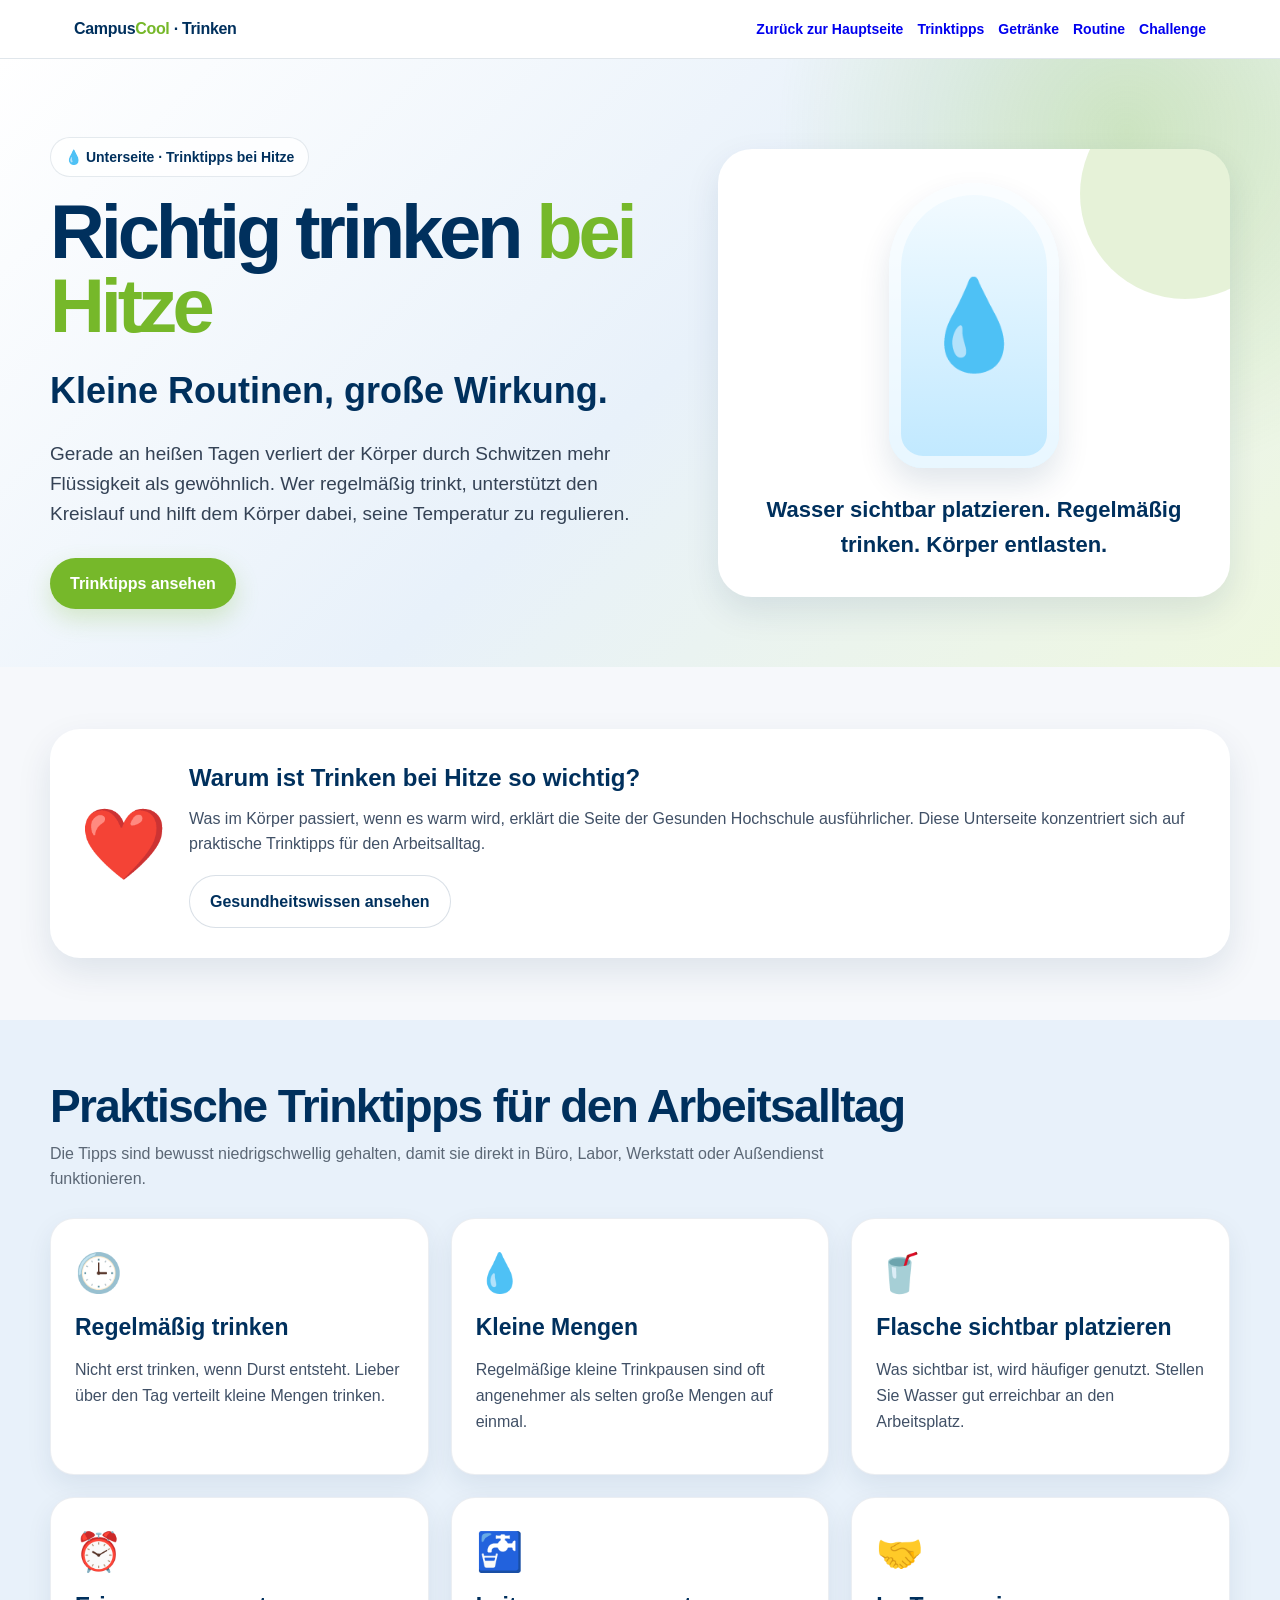
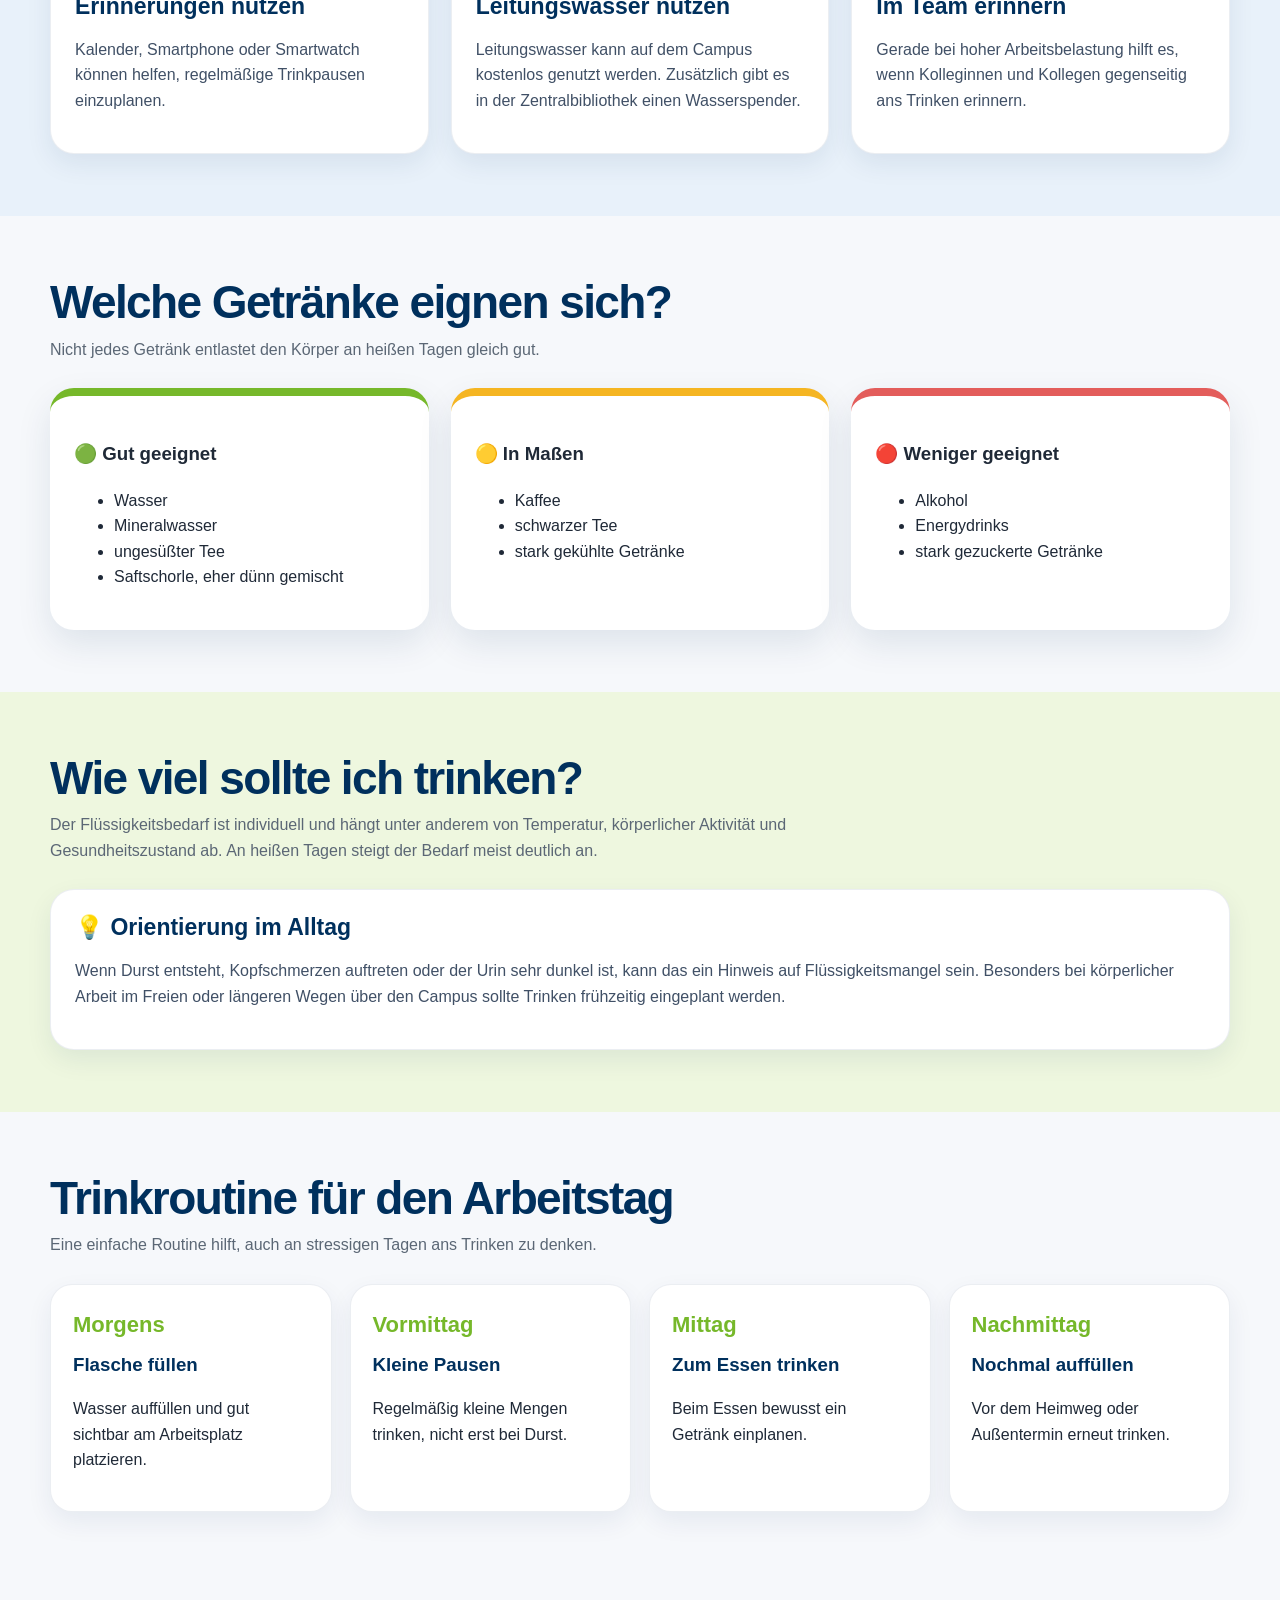
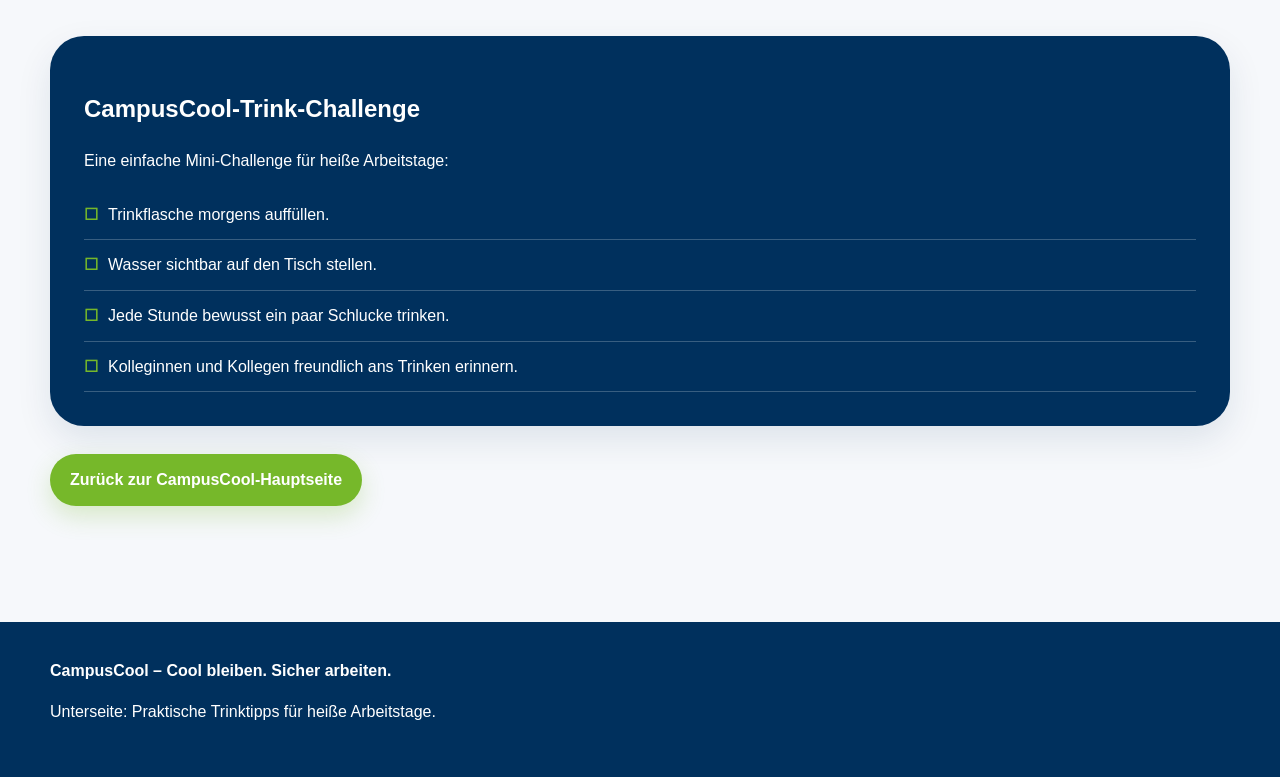
<file: campuscool_trinktipps.html>
<!DOCTYPE html>
<html lang="de">
<head>
  <meta charset="UTF-8" />
  <meta name="viewport" content="width=device-width, initial-scale=1.0" />
  <title>CampusCool – Richtig trinken bei Hitze</title>
  <style>
    :root{
      --blue:#00305d; --blue2:#0b4778; --green:#76b82a; --mint:#eef7df;
      --lightblue:#e8f1fa; --bg:#f6f8fb; --text:#1f2937; --muted:#5b6775;
      --shadow:0 14px 35px rgba(0,48,93,.10); --radius:24px;
      --yellow:#fff7d6; --red:#ffe9e9;
    }
    *{box-sizing:border-box}
    html{scroll-behavior:smooth}
    body{margin:0;font-family:Arial,Helvetica,sans-serif;color:var(--text);background:var(--bg);line-height:1.6}
    header{background:rgba(255,255,255,.94);border-bottom:1px solid rgba(0,48,93,.12);position:sticky;top:0;z-index:20;backdrop-filter:blur(12px)}
    .nav{max-width:1180px;margin:auto;padding:16px 24px;display:flex;justify-content:space-between;gap:22px;align-items:center}
    .brand{font-weight:800;color:var(--blue);letter-spacing:-.02em}.brand span{color:var(--green)}
    .nav-links{display:flex;flex-wrap:wrap;gap:14px;font-size:14px;font-weight:700;color:var(--blue)}
    .nav-links a{text-decoration:none}
    .wrap{max-width:1180px;margin:auto}
    .hero{padding:78px 24px 58px;background:
      radial-gradient(circle at 88% 12%,rgba(118,184,42,.25),transparent 28%),
      linear-gradient(135deg,#fff 0%,#e8f1fa 52%,#eef7df 100%)}
    .hero-grid{display:grid;grid-template-columns:1.1fr .9fr;gap:42px;align-items:center}
    .eyebrow{display:inline-flex;padding:8px 14px;background:rgba(255,255,255,.76);border:1px solid rgba(0,48,93,.1);border-radius:999px;color:var(--blue);font-weight:800;font-size:14px;margin-bottom:18px}
    h1{margin:0;color:var(--blue);font-size:clamp(42px,6vw,76px);line-height:.98;letter-spacing:-.055em}
    h1 span{color:var(--green)}
    .hero h2{margin:18px 0;font-size:clamp(23px,3vw,36px);color:var(--blue)}
    .lead{font-size:19px;color:#344255;max-width:760px}
    .button{display:inline-flex;align-items:center;gap:8px;padding:13px 20px;border-radius:999px;background:var(--green);color:#fff;text-decoration:none;font-weight:800;box-shadow:0 10px 24px rgba(118,184,42,.24)}
    .button.secondary{background:#fff;color:var(--blue);border:1px solid rgba(0,48,93,.15);box-shadow:none}
    .hero-actions{display:flex;flex-wrap:wrap;gap:14px;margin-top:28px}
    .water-card{border-radius:34px;background:white;box-shadow:var(--shadow);min-height:390px;position:relative;overflow:hidden;padding:34px;display:grid;place-items:center;text-align:center}
    .water-card:before{content:"";position:absolute;right:-60px;top:-60px;width:210px;height:210px;border-radius:50%;background:rgba(118,184,42,.18)}
    .water-bottle{width:170px;height:285px;border-radius:85px 85px 34px 34px;background:linear-gradient(180deg,#f4fbff,#bfe8ff);display:grid;place-items:center;font-size:88px;box-shadow:inset 0 0 0 12px rgba(255,255,255,.65),0 16px 32px rgba(0,48,93,.12)}
    .caption{font-weight:800;color:var(--blue);font-size:22px;margin-top:24px}
    section{padding:62px 24px}.anchor{scroll-margin-top:88px}
    .section-title{margin-bottom:26px;display:flex;justify-content:space-between;gap:28px;align-items:end}
    .section-title h2{margin:0;color:var(--blue);font-size:clamp(28px,4vw,46px);letter-spacing:-.035em;line-height:1.05}
    .section-title p{margin:10px 0 0;color:var(--muted);max-width:780px}
    .grid{display:grid;gap:22px}.cards-3{grid-template-columns:repeat(3,minmax(0,1fr))}.cards-2{grid-template-columns:repeat(2,minmax(0,1fr))}
    .card{background:#fff;border-radius:var(--radius);padding:24px;box-shadow:0 10px 26px rgba(0,48,93,.08);border:1px solid rgba(0,48,93,.08);height:100%}
    .card .icon{font-size:38px;margin-bottom:10px}.card h3{margin:0 0 8px;color:var(--blue);font-size:23px;line-height:1.2}.card p,.card li{color:#405066}
    .soft-blue{background:var(--lightblue)}.soft-green{background:var(--mint)}
    .info{background:white;border-radius:30px;padding:30px;box-shadow:var(--shadow);display:grid;grid-template-columns:auto 1fr;gap:22px;align-items:center}
    .info .big{font-size:70px}
    .ampel{display:grid;grid-template-columns:repeat(3,minmax(0,1fr));gap:22px}
    .ampel-card{border-radius:24px;padding:24px;box-shadow:var(--shadow);background:white;border-top:8px solid var(--green)}
    .ampel-card.yellow{border-top-color:#f5b522}.ampel-card.red{border-top-color:#e35d5b}
    .timeline{display:grid;grid-template-columns:repeat(4,minmax(0,1fr));gap:18px}
    .time-card{background:white;border-radius:22px;padding:22px;border:1px solid rgba(0,48,93,.08);box-shadow:0 10px 26px rgba(0,48,93,.07)}
    .time{font-weight:900;color:var(--green);font-size:22px}.time-card h3{color:var(--blue);margin:8px 0 8px}
    .challenge{background:var(--blue);color:white;border-radius:34px;padding:34px;box-shadow:var(--shadow)}
    .challenge h2,.challenge p{color:white}.checklist{padding-left:0;list-style:none;margin:0}.checklist li{padding:12px 0;border-bottom:1px solid rgba(255,255,255,.22)}.checklist li:before{content:"☐";margin-right:10px;color:var(--green);font-weight:900}
    footer{background:var(--blue);color:white;padding:36px 24px;margin-top:54px}
    @media(max-width:980px){.hero-grid,.cards-2,.cards-3,.ampel,.timeline,.info{grid-template-columns:1fr}.section-title{display:block}.nav{align-items:flex-start;flex-direction:column}}
  </style>
</head>
<body>
  <header>
    <div class="nav">
      <div class="brand">Campus<span>Cool</span> · Trinken</div>
      <nav class="nav-links">
        <a href="campuscool_arbeitsschutz_landingpage.html">Zurück zur Hauptseite</a>
        <a href="#tipps">Trinktipps</a>
        <a href="#getraenke">Getränke</a>
        <a href="#routine">Routine</a>
        <a href="#challenge">Challenge</a>
      </nav>
    </div>
  </header>

  <main>
    <div class="hero">
      <div class="wrap hero-grid">
        <div>
          <div class="eyebrow">💧 Unterseite · Trinktipps bei Hitze</div>
          <h1>Richtig trinken <span>bei Hitze</span></h1>
          <h2>Kleine Routinen, große Wirkung.</h2>
          <p class="lead">
            Gerade an heißen Tagen verliert der Körper durch Schwitzen mehr Flüssigkeit als gewöhnlich.
            Wer regelmäßig trinkt, unterstützt den Kreislauf und hilft dem Körper dabei, seine Temperatur zu regulieren.
          </p>
          <div class="hero-actions">
            <a class="button" href="#tipps">Trinktipps ansehen</a>
            
          </div>
        </div>
        <div class="water-card">
          <div class="water-bottle">💧</div>
          <div class="caption">Wasser sichtbar platzieren. Regelmäßig trinken. Körper entlasten.</div>
        </div>
      </div>
    </div>

    <section>
      <div class="wrap">
        <div class="info">
          <div class="big">❤️</div>
          <div>
            <h2 style="margin:0 0 8px;color:#00305d;">Warum ist Trinken bei Hitze so wichtig?</h2>
            <p style="margin:0;color:#405066;">
              Was im Körper passiert, wenn es warm wird, erklärt die Seite der Gesunden Hochschule ausführlicher.
              Diese Unterseite konzentriert sich auf praktische Trinktipps für den Arbeitsalltag.
            </p>
            <a class="button secondary" style="margin-top:18px;" href="gesunde_hochschule.html#trinken">Gesundheitswissen ansehen</a>
          </div>
        </div>
      </div>
    </section>

    <section id="tipps" class="soft-blue anchor">
      <div class="wrap">
        <div class="section-title">
          <div>
            <h2>Praktische Trinktipps für den Arbeitsalltag</h2>
            <p>Die Tipps sind bewusst niedrigschwellig gehalten, damit sie direkt in Büro, Labor, Werkstatt oder Außendienst funktionieren.</p>
          </div>
        </div>

        <div class="grid cards-3">
          <article class="card"><div class="icon">🕒</div><h3>Regelmäßig trinken</h3><p>Nicht erst trinken, wenn Durst entsteht. Lieber über den Tag verteilt kleine Mengen trinken.</p></article>
          <article class="card"><div class="icon">💧</div><h3>Kleine Mengen</h3><p>Regelmäßige kleine Trinkpausen sind oft angenehmer als selten große Mengen auf einmal.</p></article>
          <article class="card"><div class="icon">🥤</div><h3>Flasche sichtbar platzieren</h3><p>Was sichtbar ist, wird häufiger genutzt. Stellen Sie Wasser gut erreichbar an den Arbeitsplatz.</p></article>
          <article class="card"><div class="icon">⏰</div><h3>Erinnerungen nutzen</h3><p>Kalender, Smartphone oder Smartwatch können helfen, regelmäßige Trinkpausen einzuplanen.</p></article>
          <article class="card"><div class="icon">🚰</div><h3>Leitungswasser nutzen</h3><p>Leitungswasser kann auf dem Campus kostenlos genutzt werden. Zusätzlich gibt es in der Zentralbibliothek einen Wasserspender.</p></article>
          <article class="card"><div class="icon">🤝</div><h3>Im Team erinnern</h3><p>Gerade bei hoher Arbeitsbelastung hilft es, wenn Kolleginnen und Kollegen gegenseitig ans Trinken erinnern.</p></article>
        </div>
      </div>
    </section>

    <section id="getraenke" class="anchor">
      <div class="wrap">
        <div class="section-title">
          <div>
            <h2>Welche Getränke eignen sich?</h2>
            <p>Nicht jedes Getränk entlastet den Körper an heißen Tagen gleich gut.</p>
          </div>
        </div>

        <div class="ampel">
          <div class="ampel-card">
            <h3>🟢 Gut geeignet</h3>
            <ul>
              <li>Wasser</li>
              <li>Mineralwasser</li>
              <li>ungesüßter Tee</li>
              <li>Saftschorle, eher dünn gemischt</li>
            </ul>
          </div>
          <div class="ampel-card yellow">
            <h3>🟡 In Maßen</h3>
            <ul>
              <li>Kaffee</li>
              <li>schwarzer Tee</li>
              <li>stark gekühlte Getränke</li>
            </ul>
          </div>
          <div class="ampel-card red">
            <h3>🔴 Weniger geeignet</h3>
            <ul>
              <li>Alkohol</li>
              <li>Energydrinks</li>
              <li>stark gezuckerte Getränke</li>
            </ul>
          </div>
        </div>
      </div>
    </section>

    <section class="soft-green">
      <div class="wrap">
        <div class="section-title">
          <div>
            <h2>Wie viel sollte ich trinken?</h2>
            <p>Der Flüssigkeitsbedarf ist individuell und hängt unter anderem von Temperatur, körperlicher Aktivität und Gesundheitszustand ab. An heißen Tagen steigt der Bedarf meist deutlich an.</p>
          </div>
        </div>
        <div class="card">
          <h3>💡 Orientierung im Alltag</h3>
          <p>Wenn Durst entsteht, Kopfschmerzen auftreten oder der Urin sehr dunkel ist, kann das ein Hinweis auf Flüssigkeitsmangel sein. Besonders bei körperlicher Arbeit im Freien oder längeren Wegen über den Campus sollte Trinken frühzeitig eingeplant werden.</p>
        </div>
      </div>
    </section>

    <section id="routine" class="anchor">
      <div class="wrap">
        <div class="section-title">
          <div>
            <h2>Trinkroutine für den Arbeitstag</h2>
            <p>Eine einfache Routine hilft, auch an stressigen Tagen ans Trinken zu denken.</p>
          </div>
        </div>
        <div class="timeline">
          <div class="time-card"><div class="time">Morgens</div><h3>Flasche füllen</h3><p>Wasser auffüllen und gut sichtbar am Arbeitsplatz platzieren.</p></div>
          <div class="time-card"><div class="time">Vormittag</div><h3>Kleine Pausen</h3><p>Regelmäßig kleine Mengen trinken, nicht erst bei Durst.</p></div>
          <div class="time-card"><div class="time">Mittag</div><h3>Zum Essen trinken</h3><p>Beim Essen bewusst ein Getränk einplanen.</p></div>
          <div class="time-card"><div class="time">Nachmittag</div><h3>Nochmal auffüllen</h3><p>Vor dem Heimweg oder Außentermin erneut trinken.</p></div>
        </div>
      </div>
    </section>

    <section id="challenge" class="anchor">
      <div class="wrap">
        <div class="challenge">
          <h2>CampusCool-Trink-Challenge</h2>
          <p>Eine einfache Mini-Challenge für heiße Arbeitstage:</p>
          <ul class="checklist">
            <li>Trinkflasche morgens auffüllen.</li>
            <li>Wasser sichtbar auf den Tisch stellen.</li>
            <li>Jede Stunde bewusst ein paar Schlucke trinken.</li>
            <li>Kolleginnen und Kollegen freundlich ans Trinken erinnern.</li>
          </ul>
        </div>

        <div style="margin-top:28px;display:flex;gap:14px;flex-wrap:wrap;">
          <a class="button" href="campuscool_arbeitsschutz_landingpage.html">Zurück zur CampusCool-Hauptseite</a>
          
        </div>
      </div>
    </section>
  </main>

  <footer>
    <div class="wrap">
      <strong>CampusCool – Cool bleiben. Sicher arbeiten.</strong>
      <p>Unterseite: Praktische Trinktipps für heiße Arbeitstage.</p>
    </div>
  </footer>
</body>
</html>
</file>
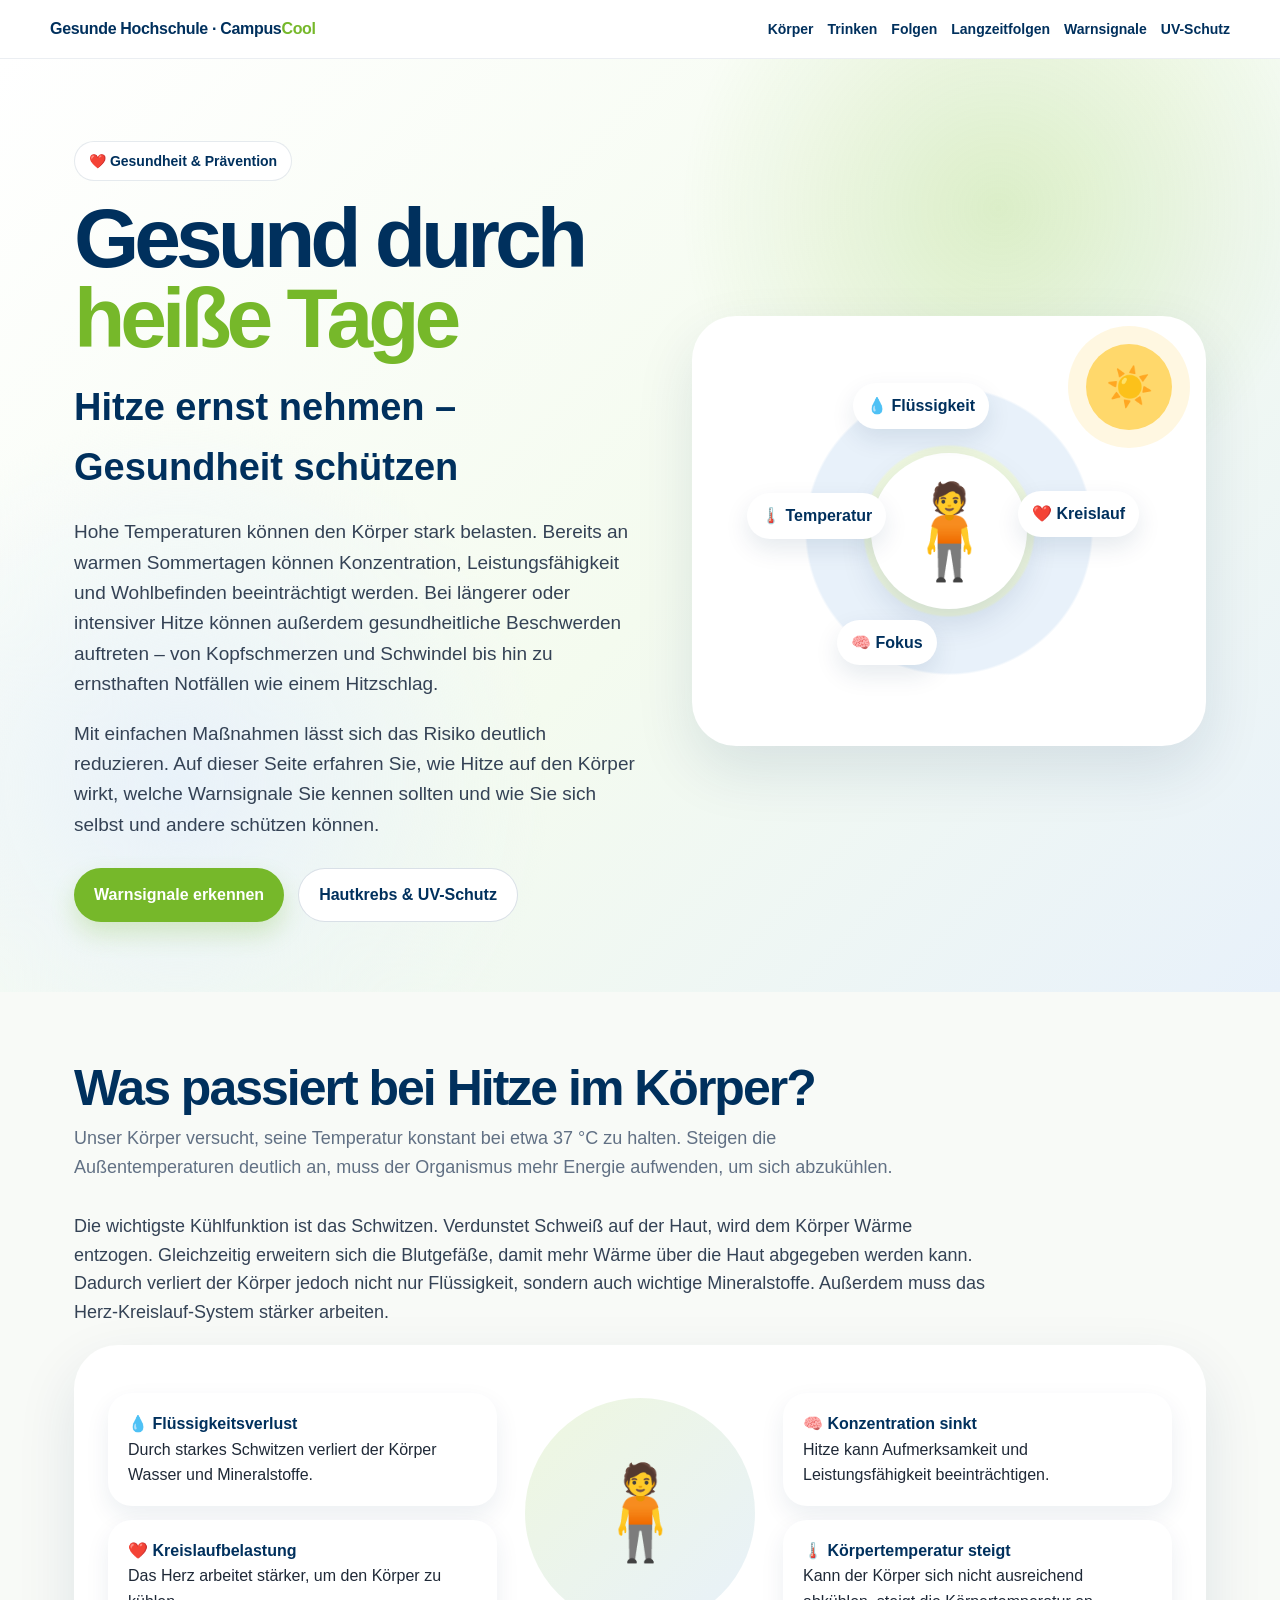
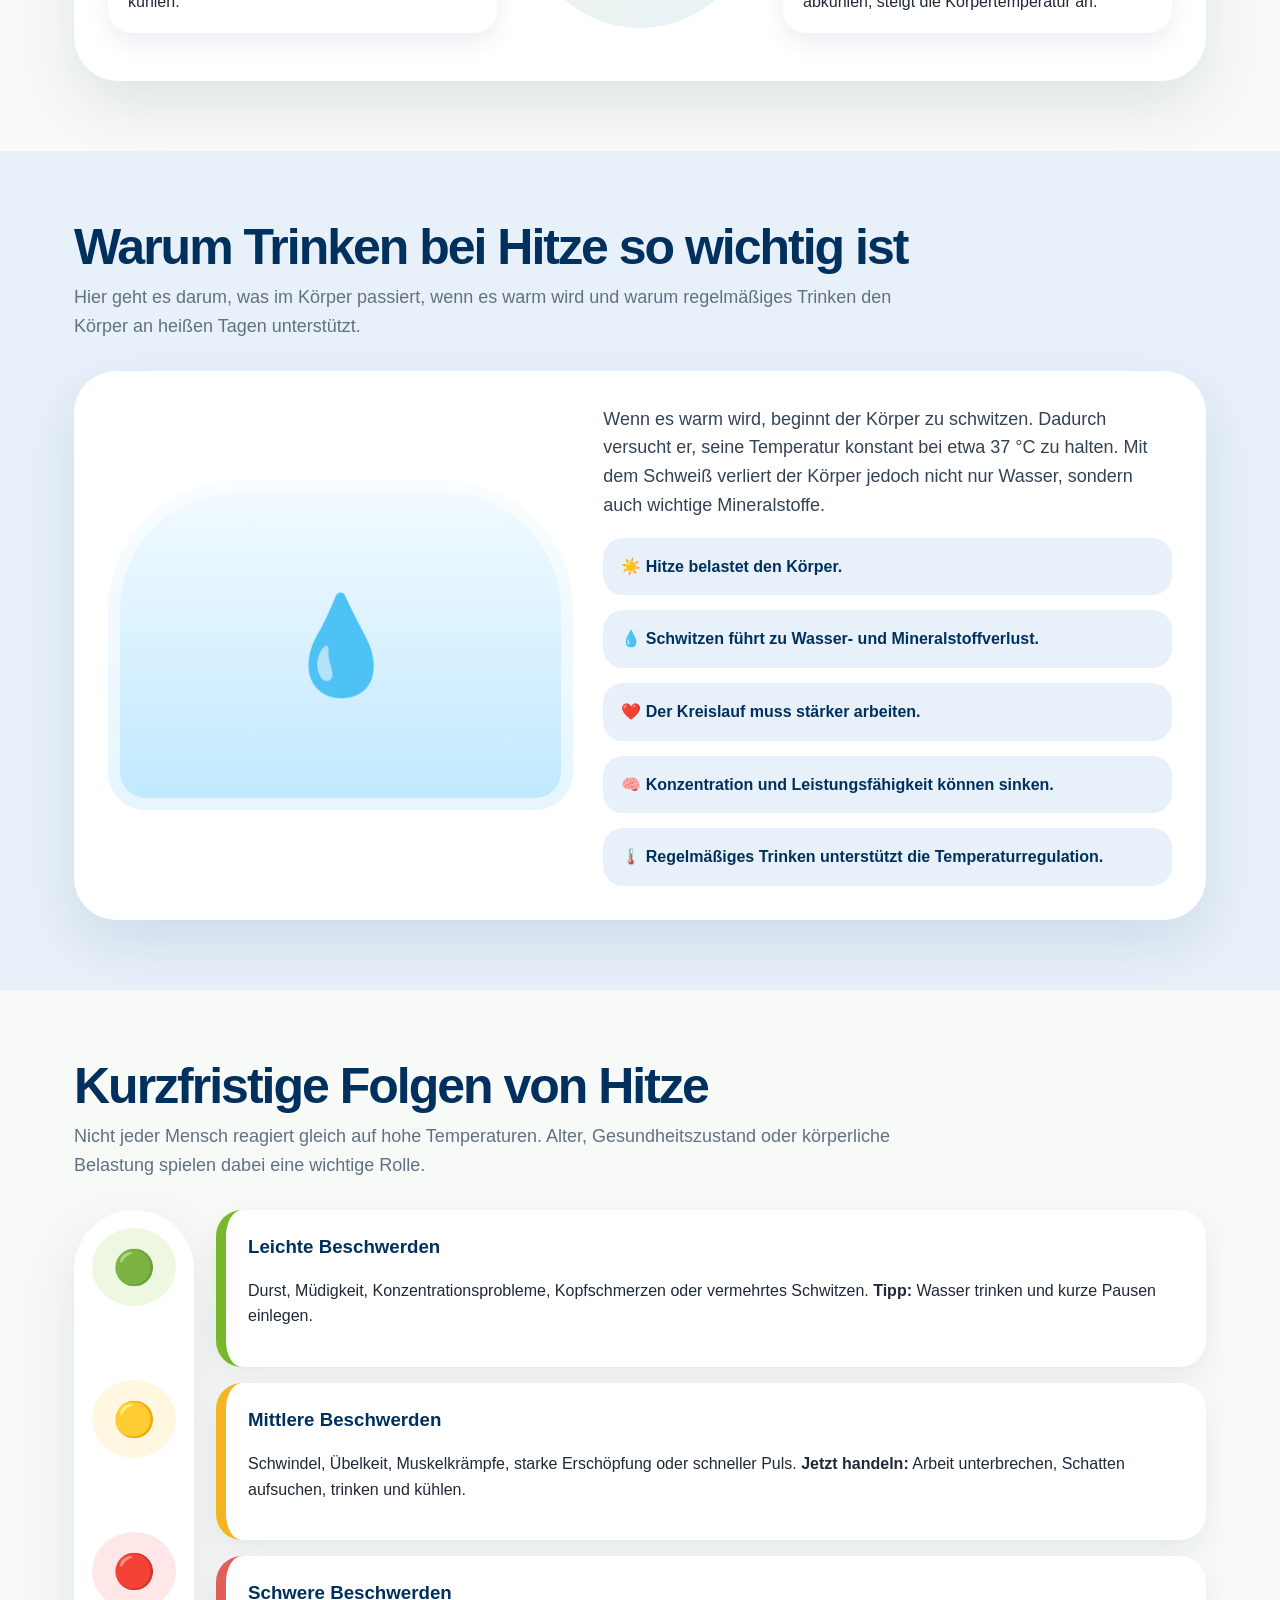
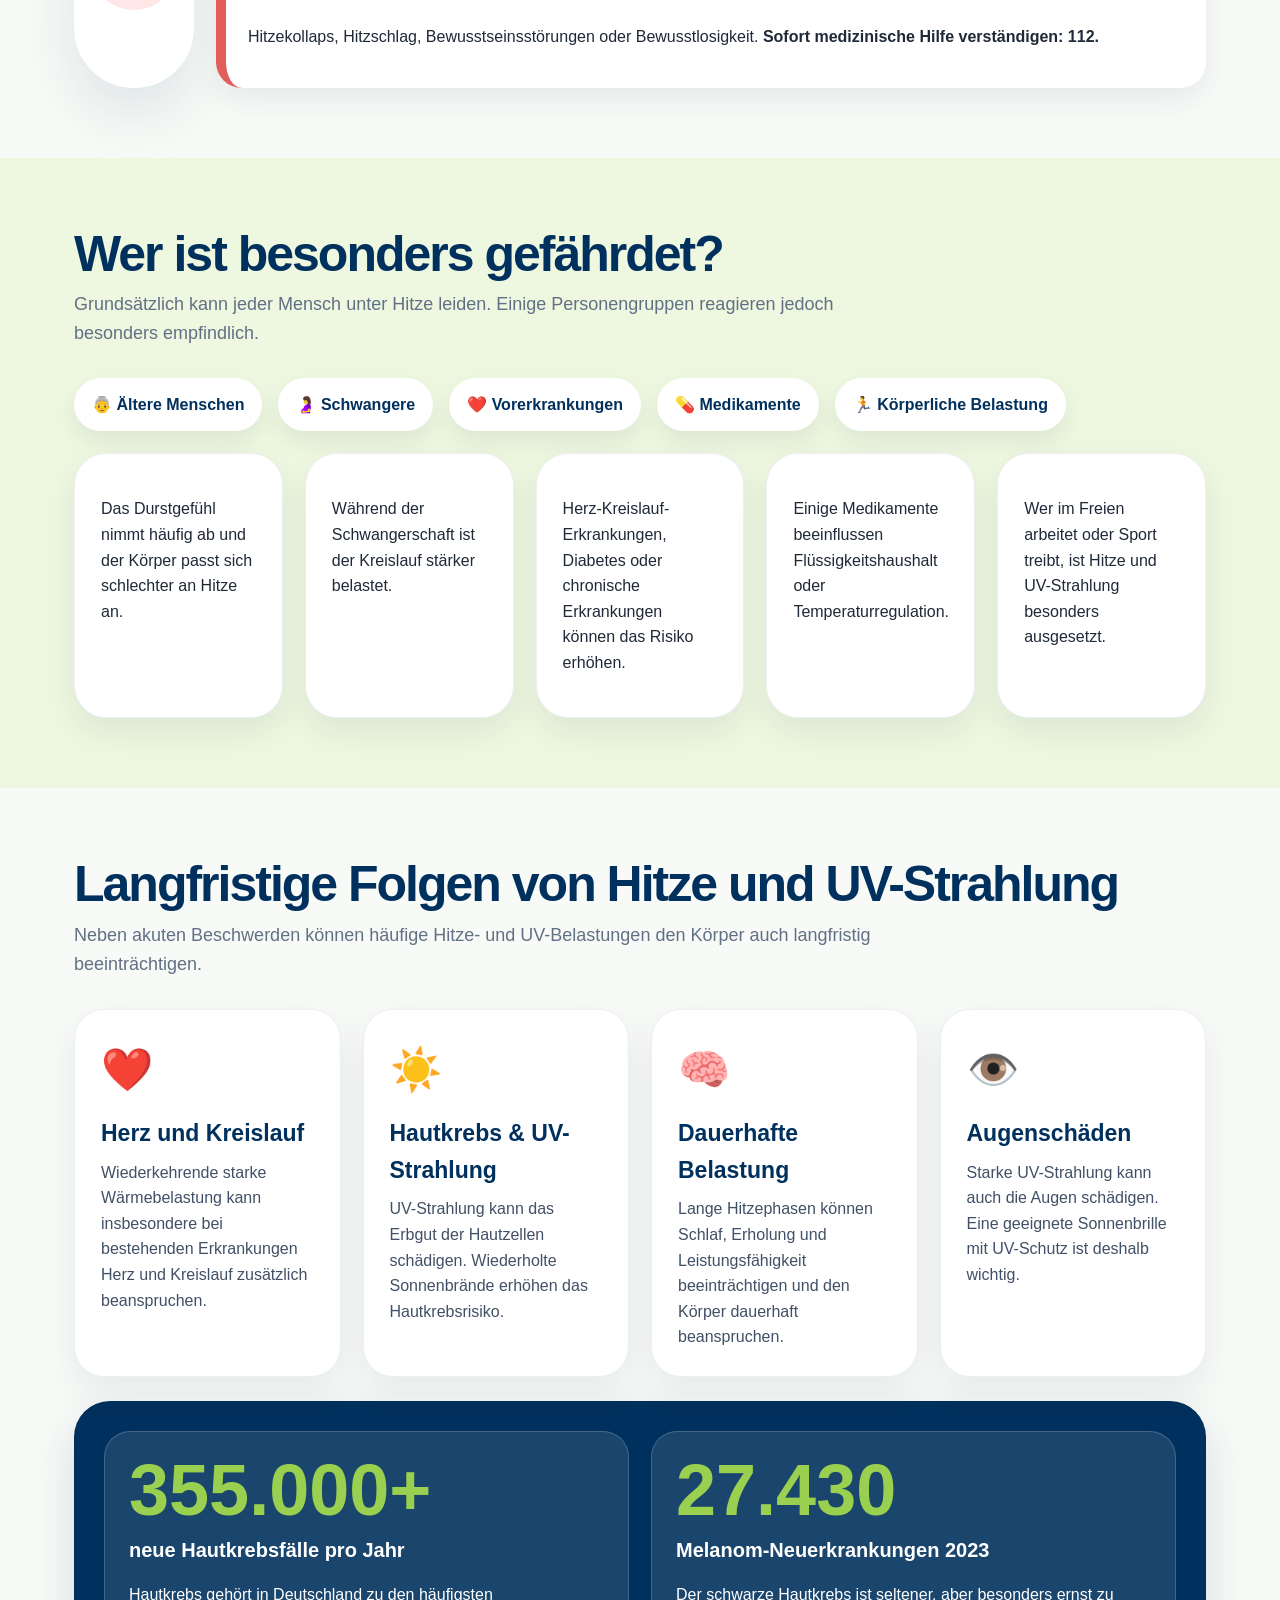
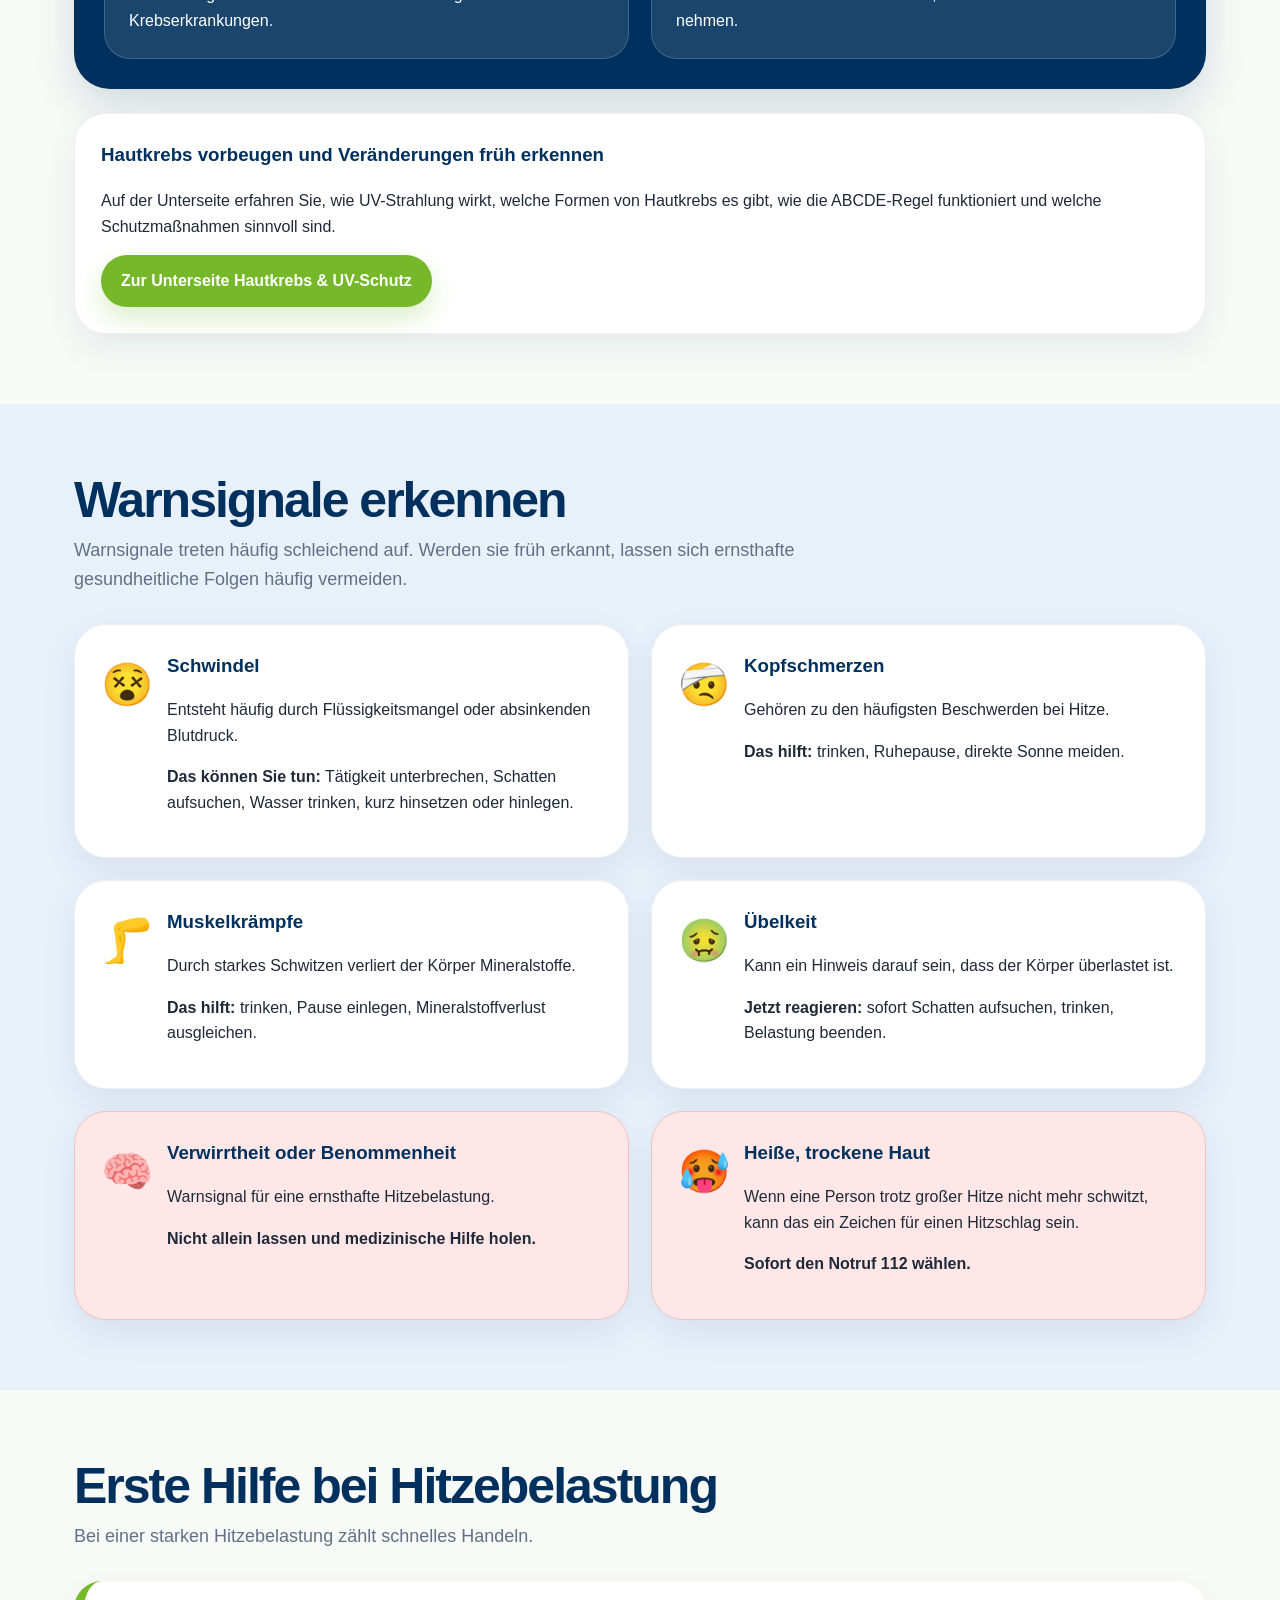
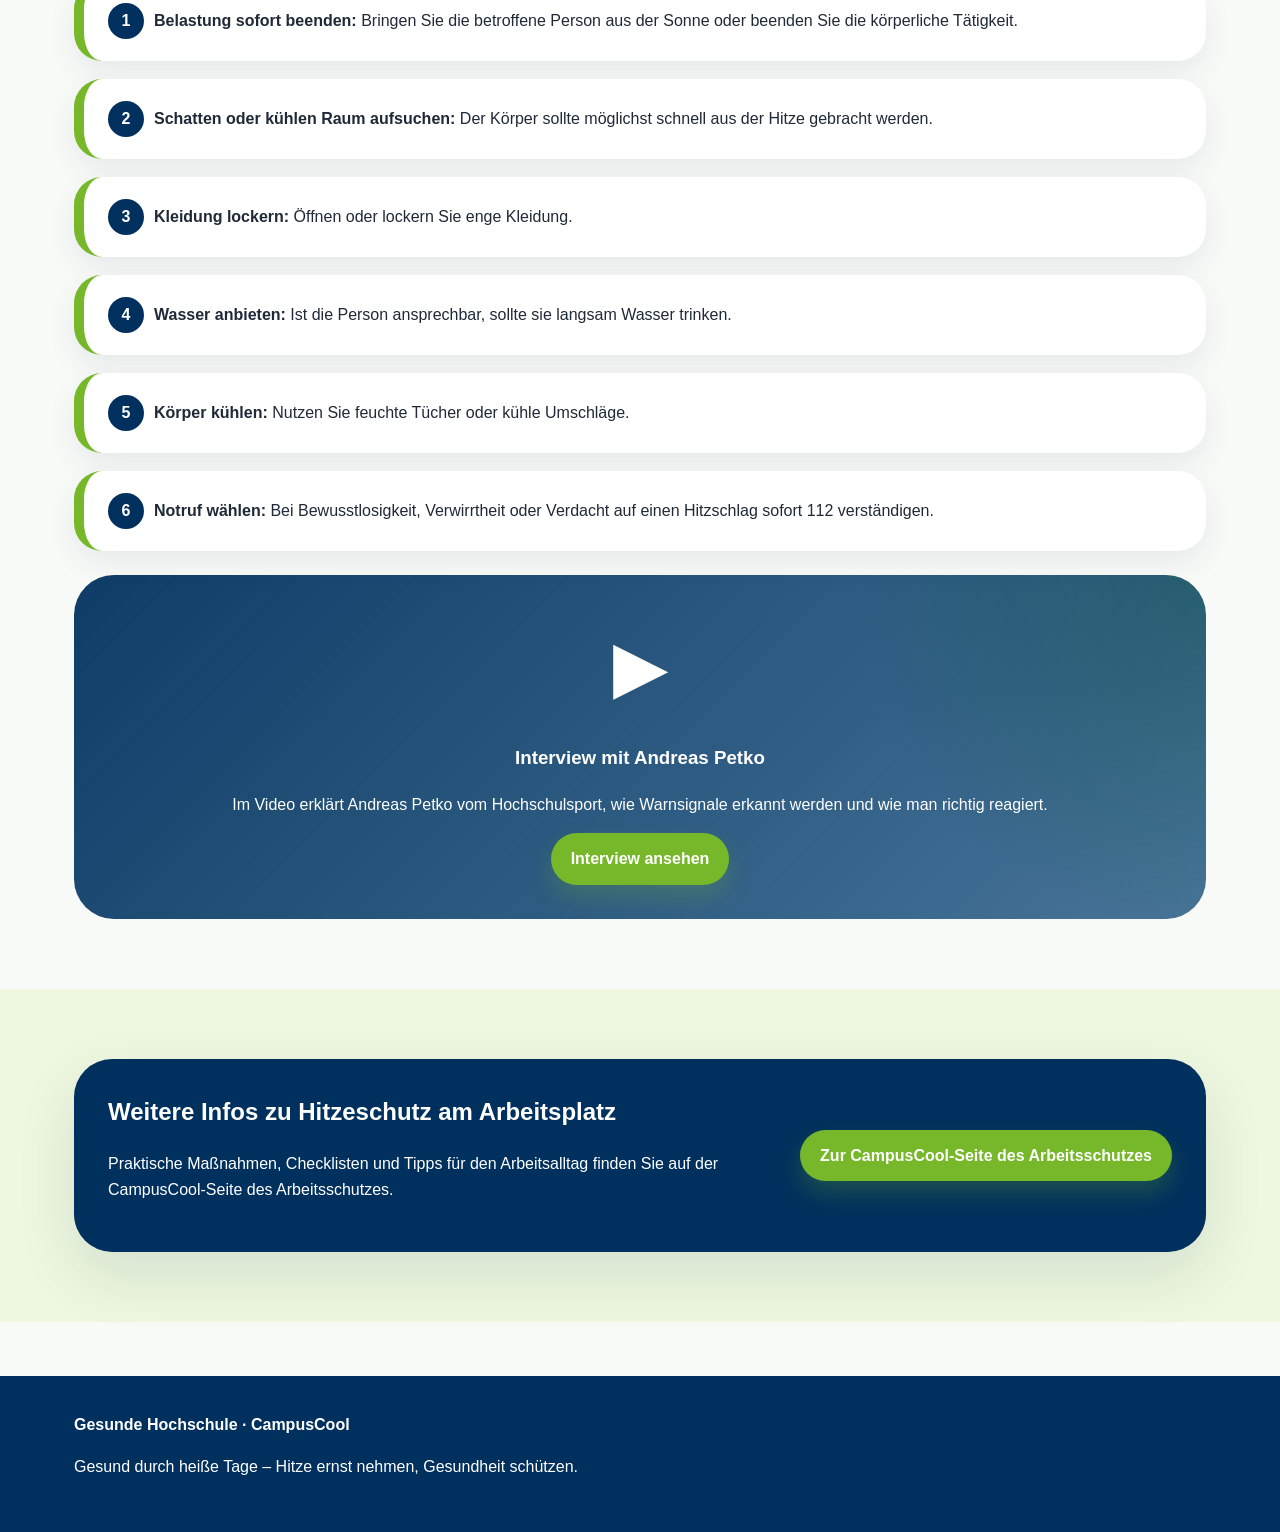
<file: gesunde_hochschule.html>
<!DOCTYPE html>
<html lang="de">
<head>
<meta charset="UTF-8"><meta name="viewport" content="width=device-width, initial-scale=1.0">
<title>Gesunde Hochschule – Gesund durch heiße Tage</title>
<link rel="stylesheet" href="style.css">
</head>
<body>
<header><div class="wrap nav"><div class="brand">Gesunde Hochschule · Campus<span>Cool</span></div><nav class="nav-links">
<a href="#koerper">Körper</a><a href="#trinken">Trinken</a><a href="#folgen">Folgen</a><a href="#langzeitfolgen">Langzeitfolgen</a><a href="#warnsignale">Warnsignale</a><a href="hautkrebs_uv_schutz.html">UV-Schutz</a>
</nav></div></header>
<main>
<div class="hero"><div class="wrap hero-grid"><div>
<div class="eyebrow">❤️ Gesundheit & Prävention</div>
<h1>Gesund durch <span>heiße Tage</span></h1>
<h2>Hitze ernst nehmen – Gesundheit schützen</h2>
<p class="lead">Hohe Temperaturen können den Körper stark belasten. Bereits an warmen Sommertagen können Konzentration, Leistungsfähigkeit und Wohlbefinden beeinträchtigt werden. Bei längerer oder intensiver Hitze können außerdem gesundheitliche Beschwerden auftreten – von Kopfschmerzen und Schwindel bis hin zu ernsthaften Notfällen wie einem Hitzschlag.</p>
<p class="lead">Mit einfachen Maßnahmen lässt sich das Risiko deutlich reduzieren. Auf dieser Seite erfahren Sie, wie Hitze auf den Körper wirkt, welche Warnsignale Sie kennen sollten und wie Sie sich selbst und andere schützen können.</p>
<div class="hero-actions"><a class="button" href="#warnsignale">Warnsignale erkennen</a><a class="button secondary" href="hautkrebs_uv_schutz.html">Hautkrebs & UV-Schutz</a></div>
</div><div class="illustration-card"><div class="sun">☀️</div><div class="health-orbit"><div class="orbit-item o1">💧 Flüssigkeit</div><div class="orbit-item o2">❤️ Kreislauf</div><div class="orbit-item o3">🧠 Fokus</div><div class="orbit-item o4">🌡️ Temperatur</div><div class="person">🧍</div></div></div></div></div>

<section id="koerper" class="anchor"><div class="wrap"><div class="section-title"><h2>Was passiert bei Hitze im Körper?</h2><p>Unser Körper versucht, seine Temperatur konstant bei etwa 37 °C zu halten. Steigen die Außentemperaturen deutlich an, muss der Organismus mehr Energie aufwenden, um sich abzukühlen.</p></div>
<p class="story-text">Die wichtigste Kühlfunktion ist das Schwitzen. Verdunstet Schweiß auf der Haut, wird dem Körper Wärme entzogen. Gleichzeitig erweitern sich die Blutgefäße, damit mehr Wärme über die Haut abgegeben werden kann. Dadurch verliert der Körper jedoch nicht nur Flüssigkeit, sondern auch wichtige Mineralstoffe. Außerdem muss das Herz-Kreislauf-System stärker arbeiten.</p>
<div class="body-map"><div><div class="info-pill">💧 <strong>Flüssigkeitsverlust</strong><br>Durch starkes Schwitzen verliert der Körper Wasser und Mineralstoffe.</div><div class="info-pill">❤️ <strong>Kreislaufbelastung</strong><br>Das Herz arbeitet stärker, um den Körper zu kühlen.</div></div><div class="body-center">🧍</div><div><div class="info-pill">🧠 <strong>Konzentration sinkt</strong><br>Hitze kann Aufmerksamkeit und Leistungsfähigkeit beeinträchtigen.</div><div class="info-pill">🌡️ <strong>Körpertemperatur steigt</strong><br>Kann der Körper sich nicht ausreichend abkühlen, steigt die Körpertemperatur an.</div></div></div>
</div></section>

<section id="trinken" class="soft-blue anchor"><div class="wrap"><div class="section-title"><h2>Warum Trinken bei Hitze so wichtig ist</h2><p>Hier geht es darum, was im Körper passiert, wenn es warm wird und warum regelmäßiges Trinken den Körper an heißen Tagen unterstützt.</p></div><div class="drink-panel"><div class="bottle">💧</div><div><p class="story-text" style="margin-top:0;">Wenn es warm wird, beginnt der Körper zu schwitzen. Dadurch versucht er, seine Temperatur konstant bei etwa 37 °C zu halten. Mit dem Schweiß verliert der Körper jedoch nicht nur Wasser, sondern auch wichtige Mineralstoffe.</p><div class="check-row"><div class="check">☀️ Hitze belastet den Körper.</div><div class="check">💧 Schwitzen führt zu Wasser- und Mineralstoffverlust.</div><div class="check">❤️ Der Kreislauf muss stärker arbeiten.</div><div class="check">🧠 Konzentration und Leistungsfähigkeit können sinken.</div><div class="check">🌡️ Regelmäßiges Trinken unterstützt die Temperaturregulation.</div></div></div></div></div></section>

<section id="folgen" class="anchor"><div class="wrap"><div class="section-title"><h2>Kurzfristige Folgen von Hitze</h2><p>Nicht jeder Mensch reagiert gleich auf hohe Temperaturen. Alter, Gesundheitszustand oder körperliche Belastung spielen dabei eine wichtige Rolle.</p></div>
<div class="traffic"><div class="light-stack"><div class="light green">🟢</div><div class="light yellow">🟡</div><div class="light red">🔴</div></div><div class="levels"><div class="level"><h3>Leichte Beschwerden</h3><p>Durst, Müdigkeit, Konzentrationsprobleme, Kopfschmerzen oder vermehrtes Schwitzen. <strong>Tipp:</strong> Wasser trinken und kurze Pausen einlegen.</p></div><div class="level yellow"><h3>Mittlere Beschwerden</h3><p>Schwindel, Übelkeit, Muskelkrämpfe, starke Erschöpfung oder schneller Puls. <strong>Jetzt handeln:</strong> Arbeit unterbrechen, Schatten aufsuchen, trinken und kühlen.</p></div><div class="level red"><h3>Schwere Beschwerden</h3><p>Hitzekollaps, Hitzschlag, Bewusstseinsstörungen oder Bewusstlosigkeit. <strong>Sofort medizinische Hilfe verständigen: 112.</strong></p></div></div></div>
</div></section>

<section class="soft-green"><div class="wrap"><div class="section-title"><h2>Wer ist besonders gefährdet?</h2><p>Grundsätzlich kann jeder Mensch unter Hitze leiden. Einige Personengruppen reagieren jedoch besonders empfindlich.</p></div>
<div class="people-row"><div class="chip">👵 Ältere Menschen</div><div class="chip">🤰 Schwangere</div><div class="chip">❤️ Vorerkrankungen</div><div class="chip">💊 Medikamente</div><div class="chip">🏃 Körperliche Belastung</div></div>
<div class="grid cards-5" style="margin-top:22px"><div class="card"><p>Das Durstgefühl nimmt häufig ab und der Körper passt sich schlechter an Hitze an.</p></div><div class="card"><p>Während der Schwangerschaft ist der Kreislauf stärker belastet.</p></div><div class="card"><p>Herz-Kreislauf-Erkrankungen, Diabetes oder chronische Erkrankungen können das Risiko erhöhen.</p></div><div class="card"><p>Einige Medikamente beeinflussen Flüssigkeitshaushalt oder Temperaturregulation.</p></div><div class="card"><p>Wer im Freien arbeitet oder Sport treibt, ist Hitze und UV-Strahlung besonders ausgesetzt.</p></div></div>
</div></section>




<section id="langzeitfolgen" class="anchor"><div class="wrap">
<div class="section-title"><h2>Langfristige Folgen von Hitze und UV-Strahlung</h2><p>Neben akuten Beschwerden können häufige Hitze- und UV-Belastungen den Körper auch langfristig beeinträchtigen.</p></div>
<div class="longterm-grid">
<article class="longterm-card"><div class="icon">❤️</div><h3>Herz und Kreislauf</h3><p>Wiederkehrende starke Wärmebelastung kann insbesondere bei bestehenden Erkrankungen Herz und Kreislauf zusätzlich beanspruchen.</p></article>
<article class="longterm-card"><div class="icon">☀️</div><h3>Hautkrebs & UV-Strahlung</h3><p>UV-Strahlung kann das Erbgut der Hautzellen schädigen. Wiederholte Sonnenbrände erhöhen das Hautkrebsrisiko.</p></article>
<article class="longterm-card"><div class="icon">🧠</div><h3>Dauerhafte Belastung</h3><p>Lange Hitzephasen können Schlaf, Erholung und Leistungsfähigkeit beeinträchtigen und den Körper dauerhaft beanspruchen.</p></article>
<article class="longterm-card"><div class="icon">👁️</div><h3>Augenschäden</h3><p>Starke UV-Strahlung kann auch die Augen schädigen. Eine geeignete Sonnenbrille mit UV-Schutz ist deshalb wichtig.</p></article>
</div>
<div class="stats-highlight">
<div class="stat-box"><span class="number">355.000+</span><strong>neue Hautkrebsfälle pro Jahr</strong><p>Hautkrebs gehört in Deutschland zu den häufigsten Krebserkrankungen.</p></div>
<div class="stat-box"><span class="number">27.430</span><strong>Melanom-Neuerkrankungen 2023</strong><p>Der schwarze Hautkrebs ist seltener, aber besonders ernst zu nehmen.</p></div>
</div>
<div class="card" style="margin-top:24px;"><h3 style="margin-top:0;color:#00305d;">Hautkrebs vorbeugen und Veränderungen früh erkennen</h3><p>Auf der Unterseite erfahren Sie, wie UV-Strahlung wirkt, welche Formen von Hautkrebs es gibt, wie die ABCDE-Regel funktioniert und welche Schutzmaßnahmen sinnvoll sind.</p><a class="button" href="hautkrebs_uv_schutz.html">Zur Unterseite Hautkrebs & UV-Schutz</a></div>
</div></section>

<section id="warnsignale" class="soft-blue anchor"><div class="wrap"><div class="section-title"><h2>Warnsignale erkennen</h2><p>Warnsignale treten häufig schleichend auf. Werden sie früh erkannt, lassen sich ernsthafte gesundheitliche Folgen häufig vermeiden.</p></div>
<div class="grid cards-2">
<div class="card symptom-card"><div class="icon">😵</div><div><h3>Schwindel</h3><p>Entsteht häufig durch Flüssigkeitsmangel oder absinkenden Blutdruck.</p><p><strong>Das können Sie tun:</strong> Tätigkeit unterbrechen, Schatten aufsuchen, Wasser trinken, kurz hinsetzen oder hinlegen.</p></div></div>
<div class="card symptom-card"><div class="icon">🤕</div><div><h3>Kopfschmerzen</h3><p>Gehören zu den häufigsten Beschwerden bei Hitze.</p><p><strong>Das hilft:</strong> trinken, Ruhepause, direkte Sonne meiden.</p></div></div>
<div class="card symptom-card"><div class="icon">🦵</div><div><h3>Muskelkrämpfe</h3><p>Durch starkes Schwitzen verliert der Körper Mineralstoffe.</p><p><strong>Das hilft:</strong> trinken, Pause einlegen, Mineralstoffverlust ausgleichen.</p></div></div>
<div class="card symptom-card"><div class="icon">🤢</div><div><h3>Übelkeit</h3><p>Kann ein Hinweis darauf sein, dass der Körper überlastet ist.</p><p><strong>Jetzt reagieren:</strong> sofort Schatten aufsuchen, trinken, Belastung beenden.</p></div></div>
<div class="card symptom-card warning"><div class="icon">🧠</div><div><h3>Verwirrtheit oder Benommenheit</h3><p>Warnsignal für eine ernsthafte Hitzebelastung.</p><p><strong>Nicht allein lassen und medizinische Hilfe holen.</strong></p></div></div>
<div class="card symptom-card warning"><div class="icon">🥵</div><div><h3>Heiße, trockene Haut</h3><p>Wenn eine Person trotz großer Hitze nicht mehr schwitzt, kann das ein Zeichen für einen Hitzschlag sein.</p><p><strong>Sofort den Notruf 112 wählen.</strong></p></div></div>
</div></div></section>

<section id="erstehilfe" class="anchor"><div class="wrap"><div class="section-title"><h2>Erste Hilfe bei Hitzebelastung</h2><p>Bei einer starken Hitzebelastung zählt schnelles Handeln.</p></div>
<div class="timeline"><div class="step"><strong>Belastung sofort beenden:</strong> Bringen Sie die betroffene Person aus der Sonne oder beenden Sie die körperliche Tätigkeit.</div><div class="step"><strong>Schatten oder kühlen Raum aufsuchen:</strong> Der Körper sollte möglichst schnell aus der Hitze gebracht werden.</div><div class="step"><strong>Kleidung lockern:</strong> Öffnen oder lockern Sie enge Kleidung.</div><div class="step"><strong>Wasser anbieten:</strong> Ist die Person ansprechbar, sollte sie langsam Wasser trinken.</div><div class="step"><strong>Körper kühlen:</strong> Nutzen Sie feuchte Tücher oder kühle Umschläge.</div><div class="step"><strong>Notruf wählen:</strong> Bei Bewusstlosigkeit, Verwirrtheit oder Verdacht auf einen Hitzschlag sofort 112 verständigen.</div></div>
<div style="margin-top:24px" class="video-card"><div><div class="play">▶</div><h3>Interview mit Andreas Petko</h3><p>Im Video erklärt Andreas Petko vom Hochschulsport, wie Warnsignale erkannt werden und wie man richtig reagiert.</p><a class="button" href="#">Interview ansehen</a></div></div>
</div></section>

<section class="soft-green"><div class="wrap"><div class="cta"><div><h2>Weitere Infos zu Hitzeschutz am Arbeitsplatz</h2><p>Praktische Maßnahmen, Checklisten und Tipps für den Arbeitsalltag finden Sie auf der CampusCool-Seite des Arbeitsschutzes.</p></div><a class="button" href="index.html">Zur CampusCool-Seite des Arbeitsschutzes</a></div></div></section>
</main><footer><div class="wrap"><strong>Gesunde Hochschule · CampusCool</strong><p>Gesund durch heiße Tage – Hitze ernst nehmen, Gesundheit schützen.</p></div></footer>
</body></html>
</file>
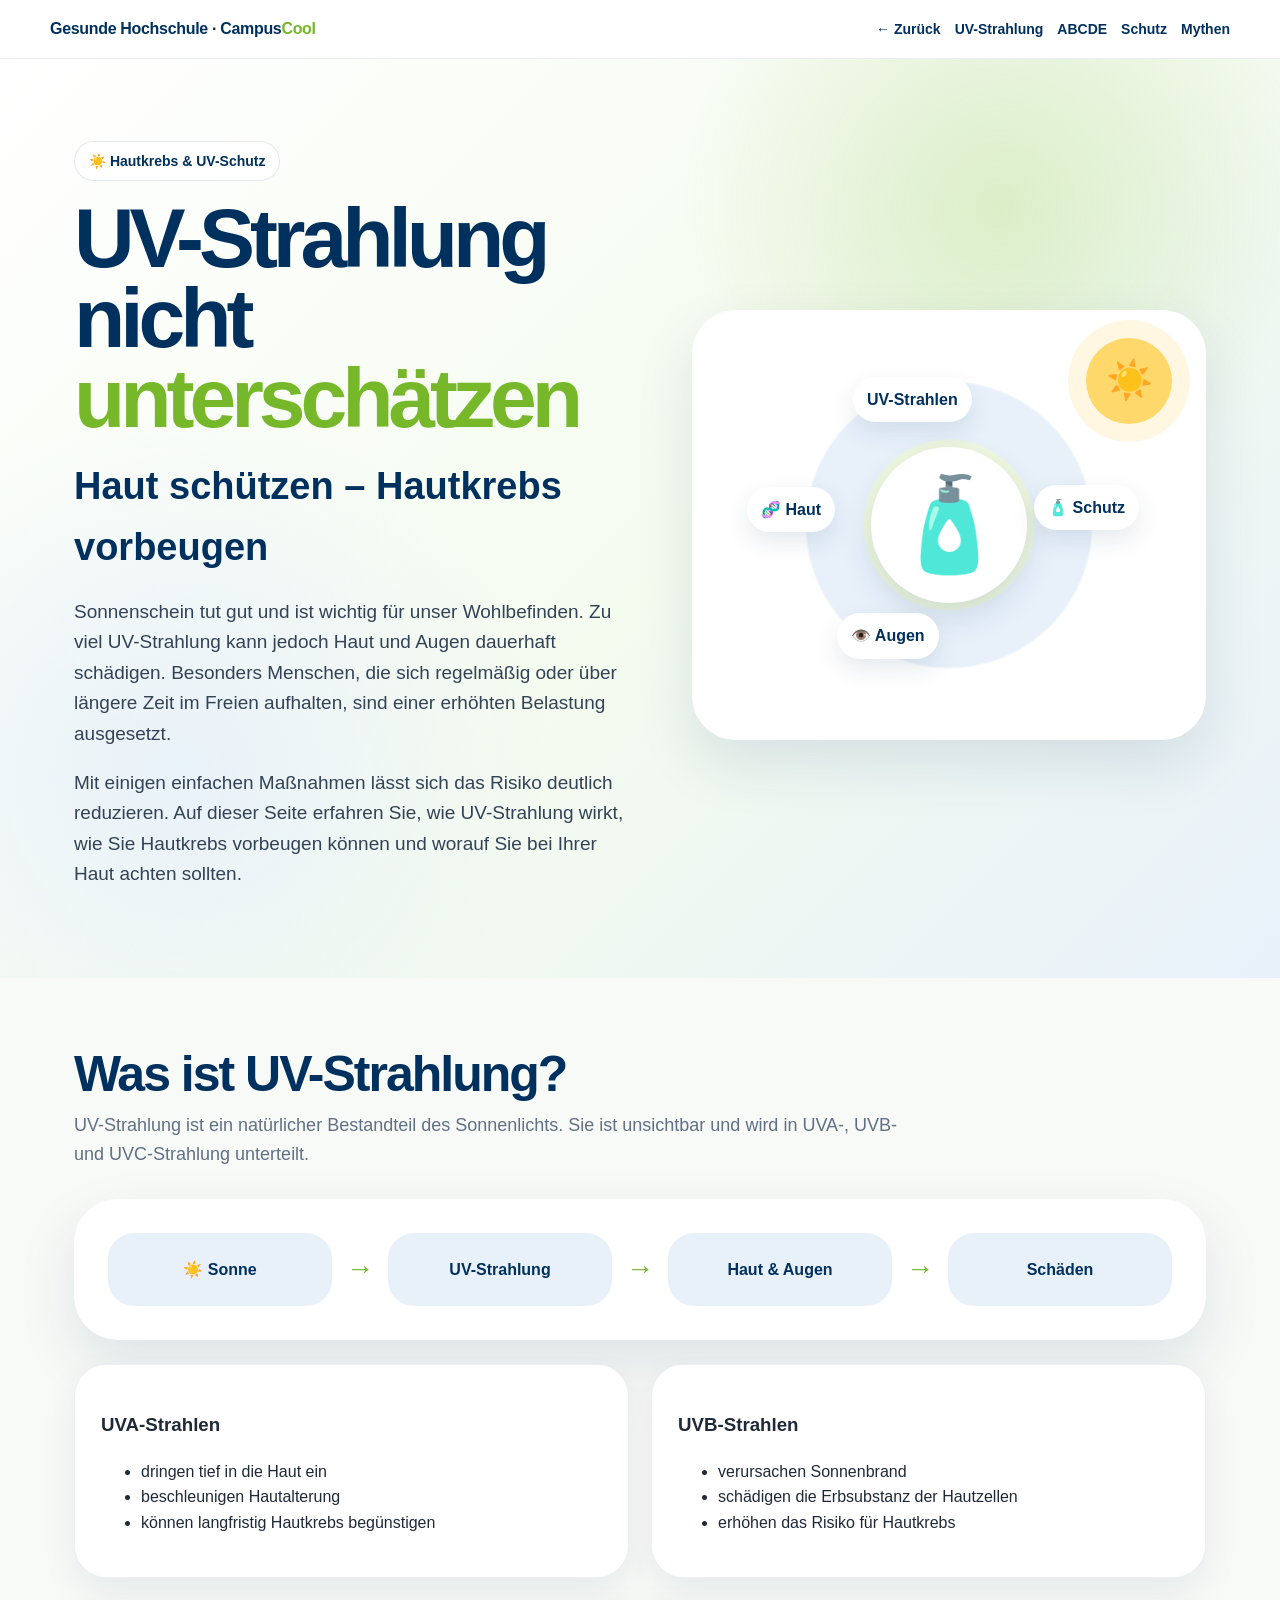
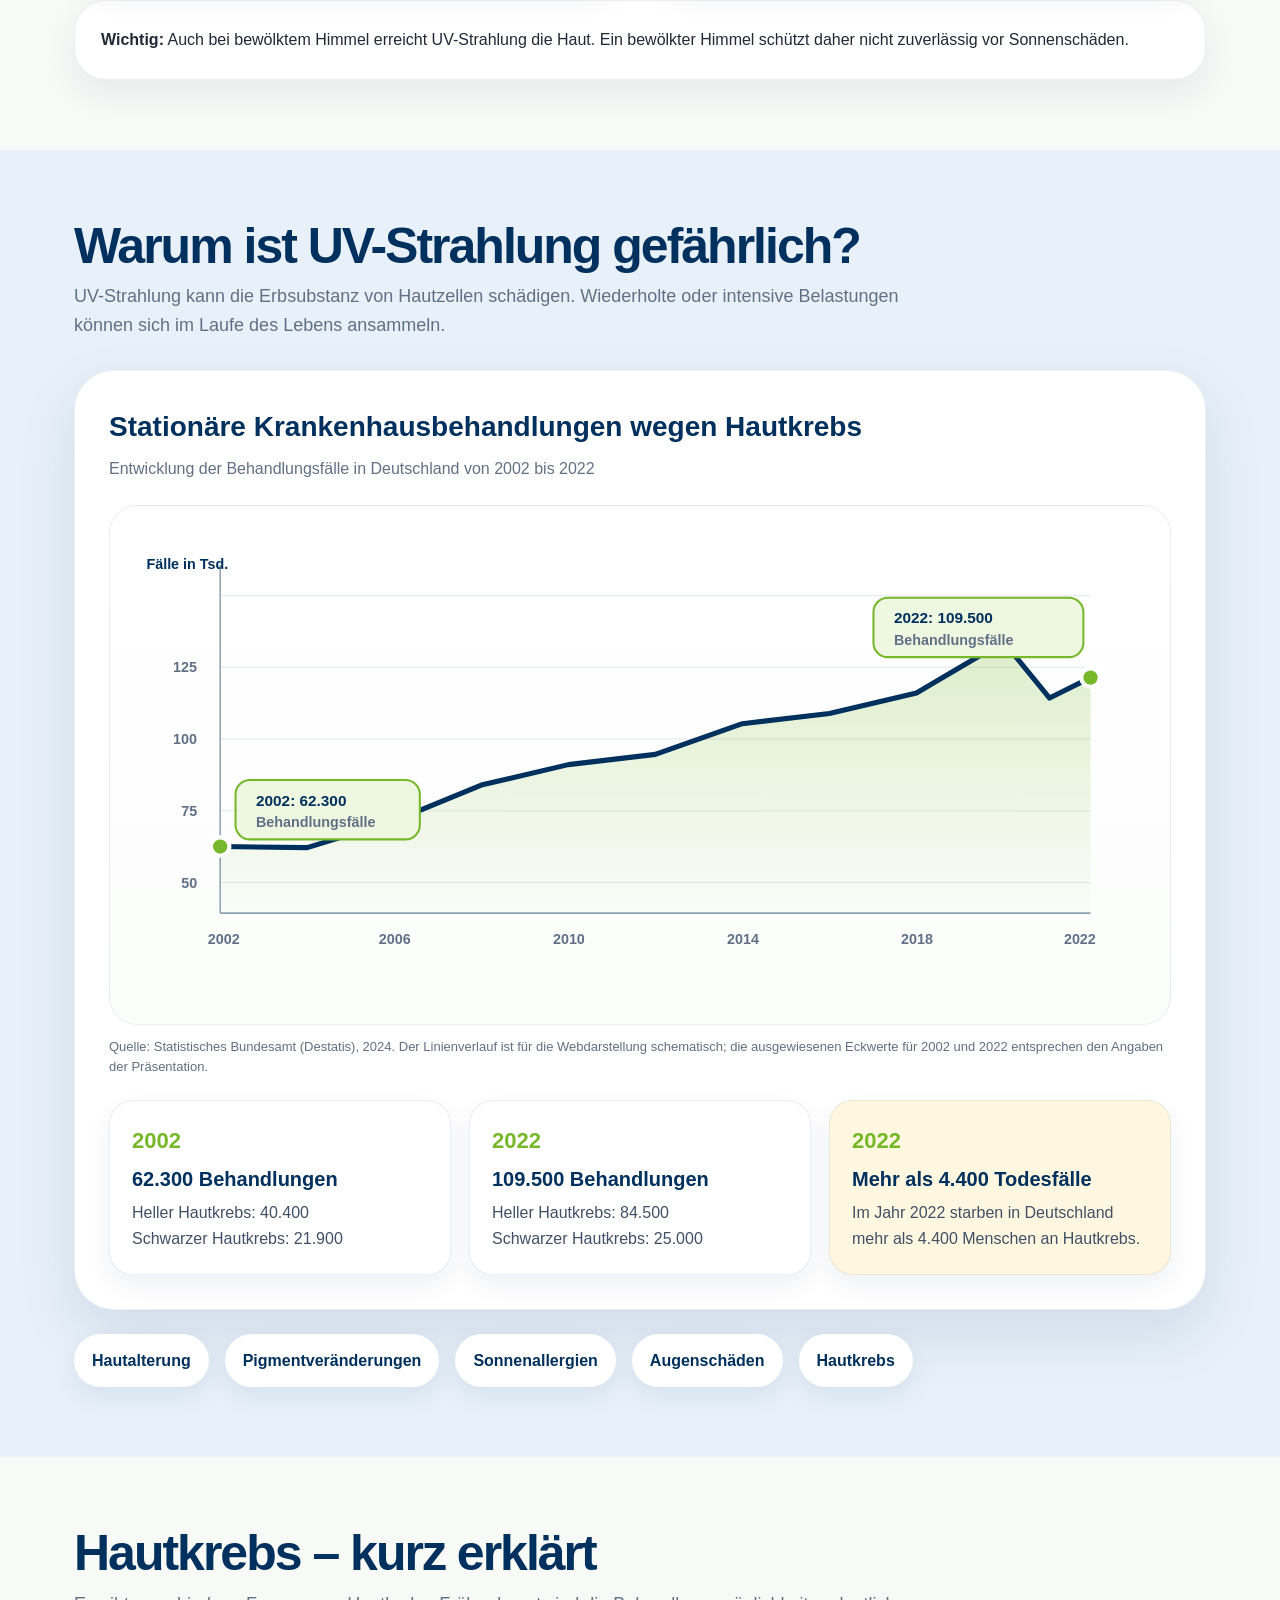
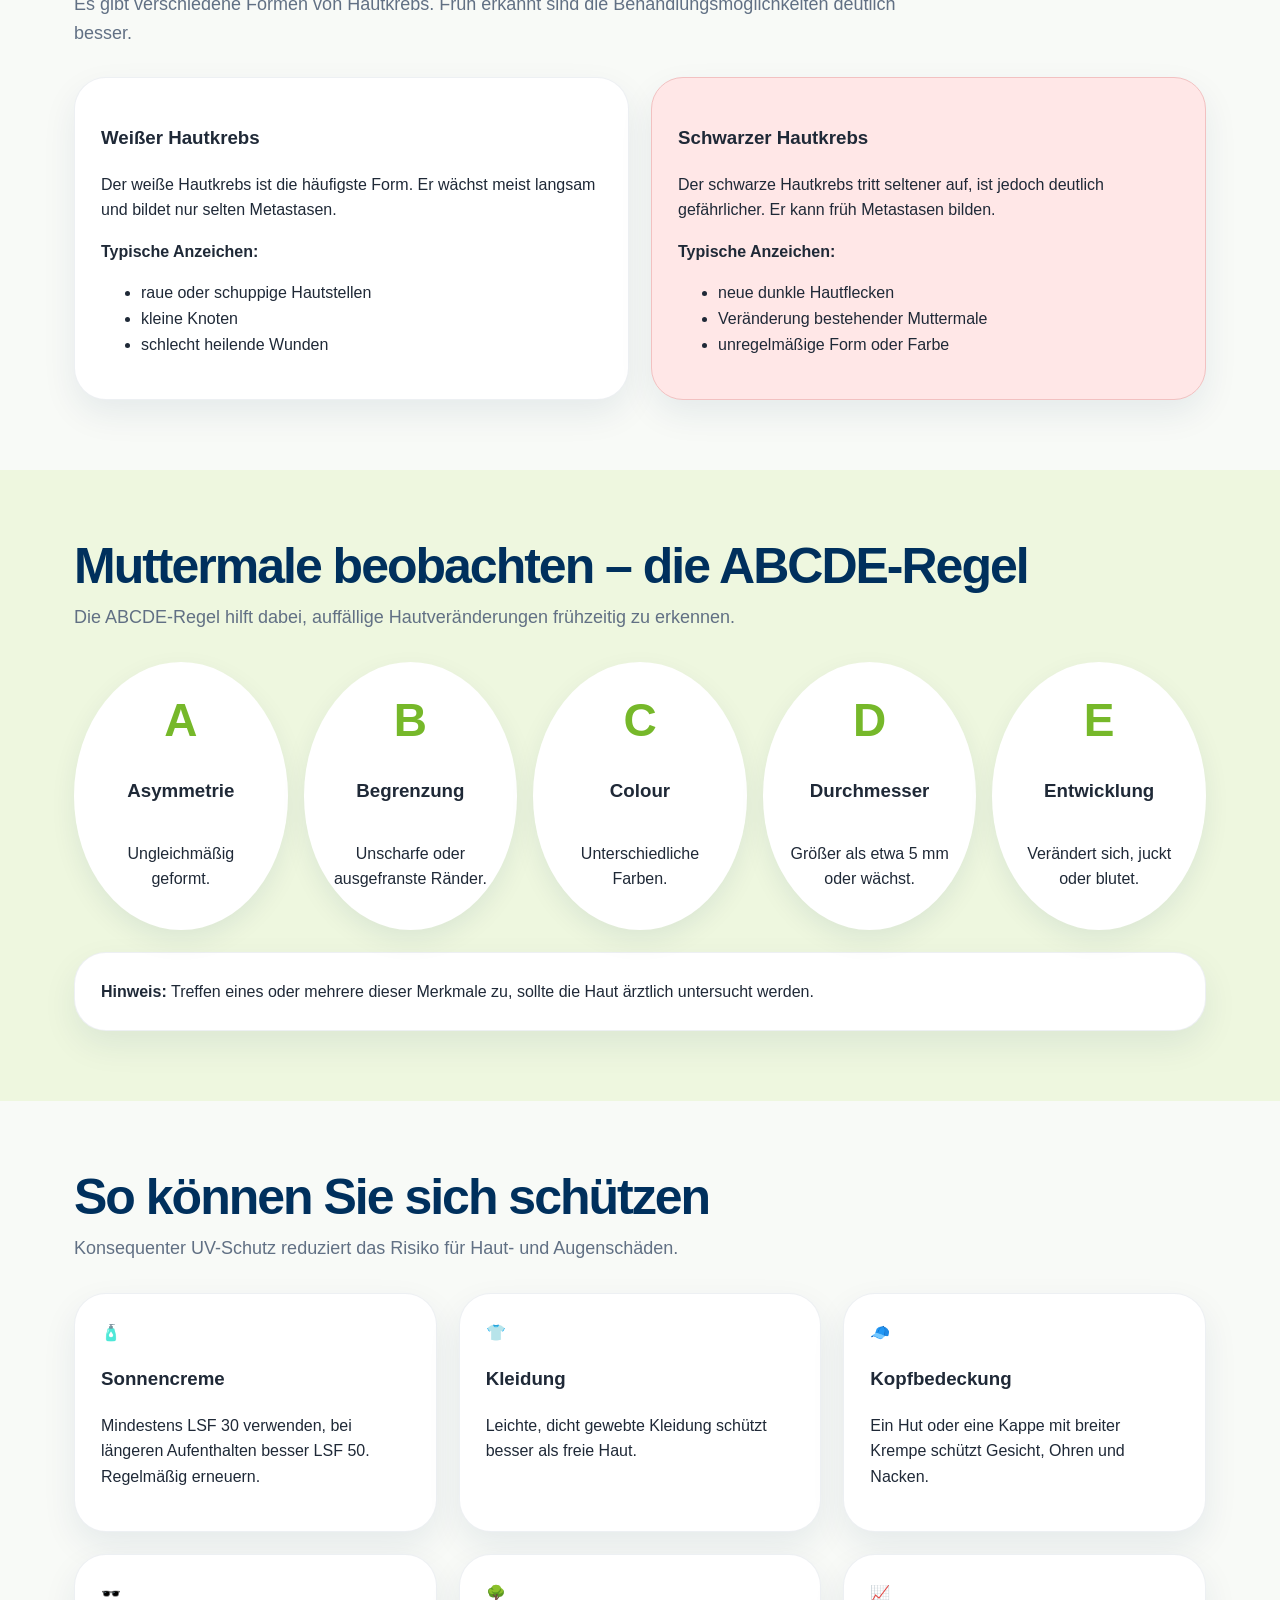
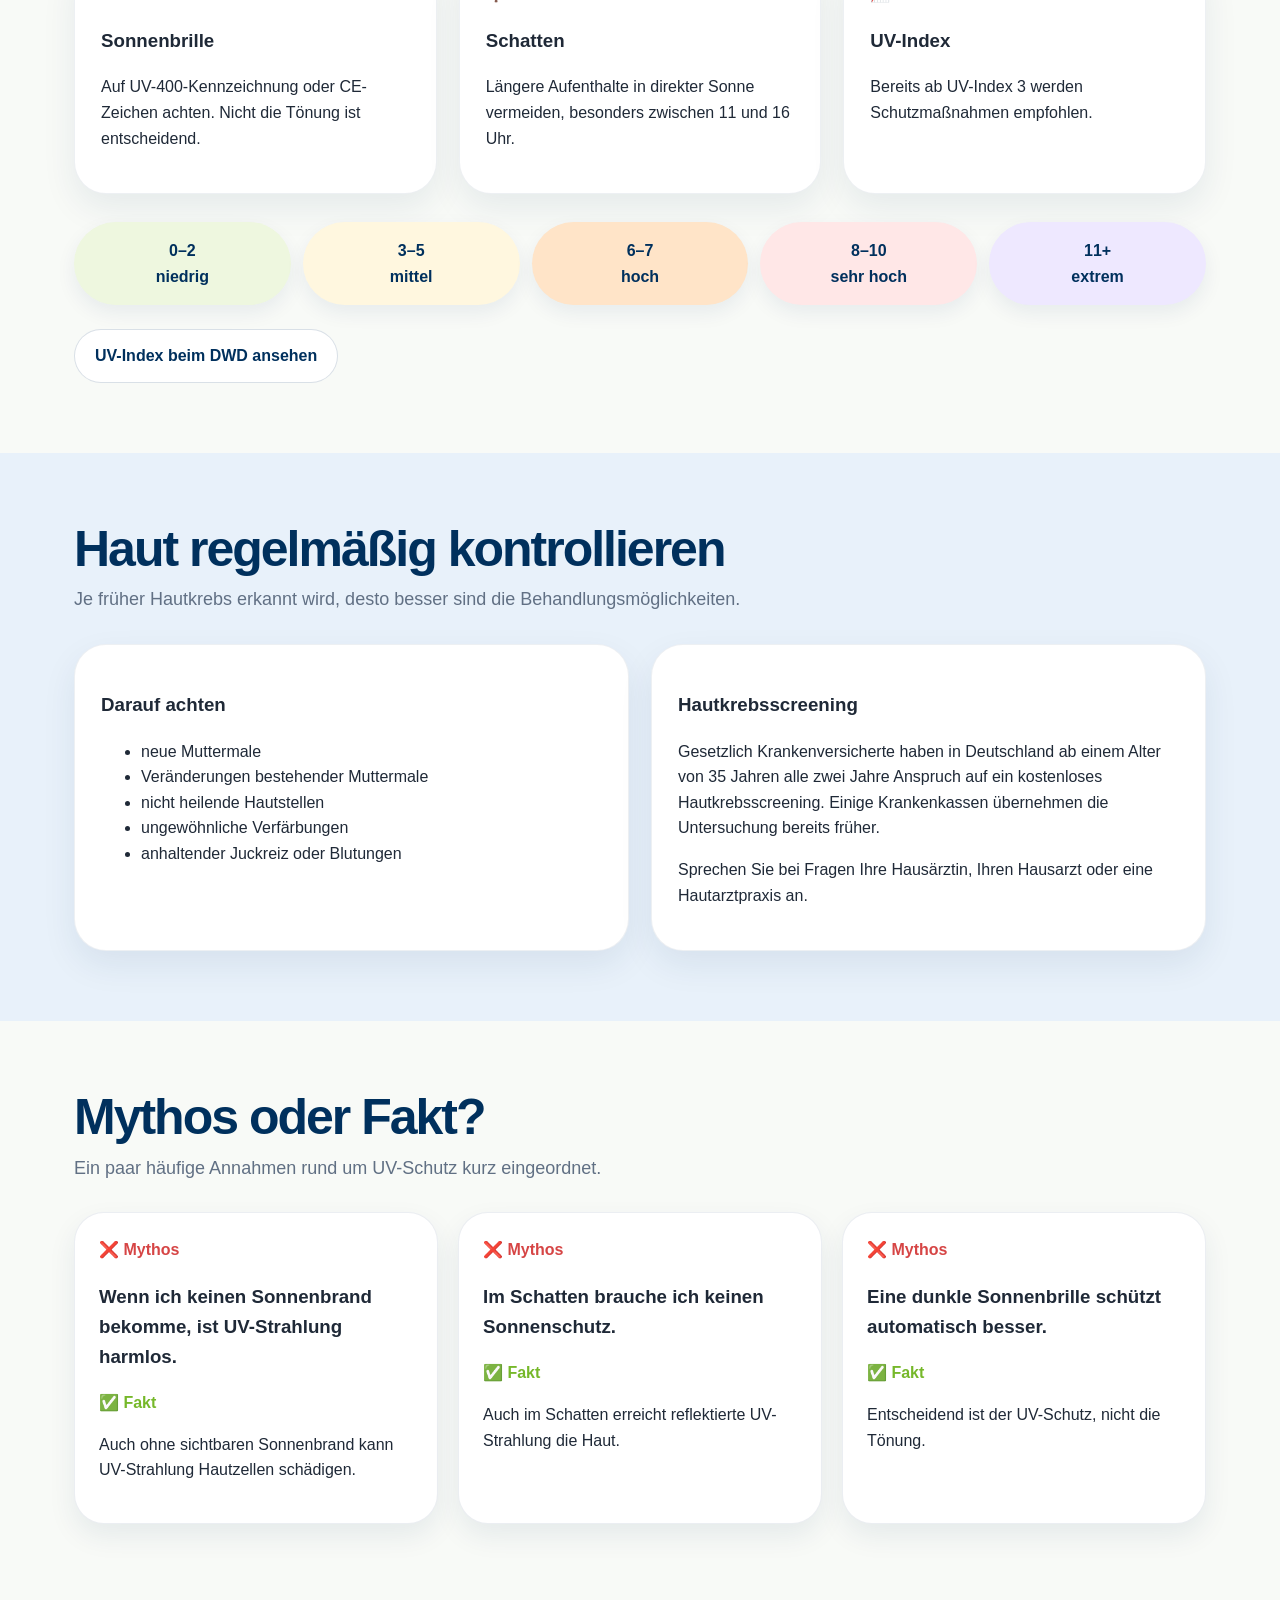
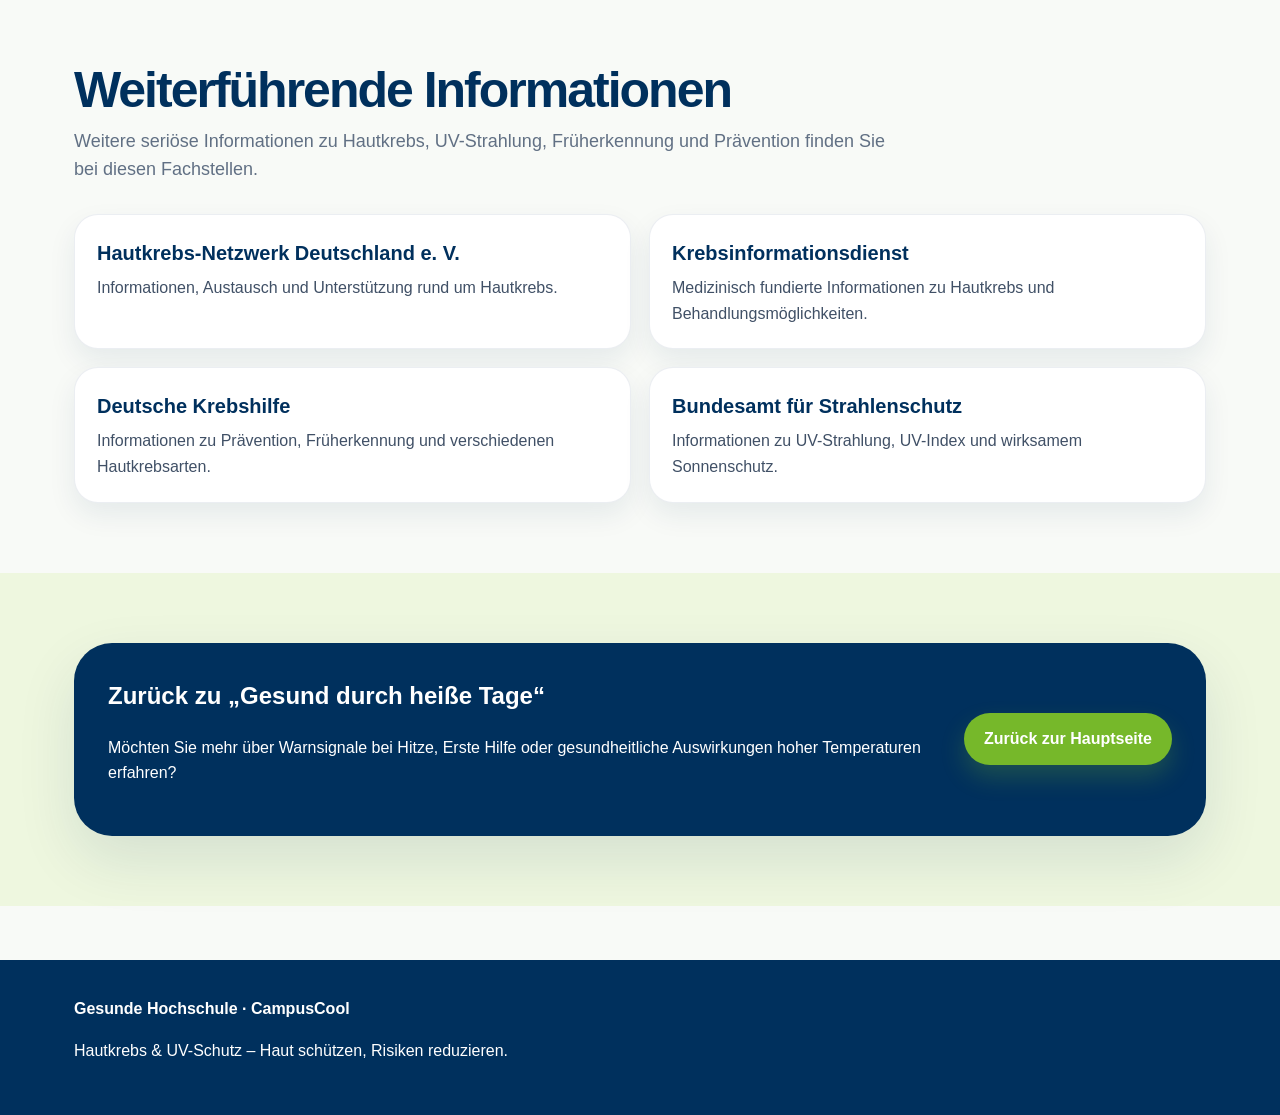
<file: hautkrebs_uv_schutz.html>
<!DOCTYPE html>
<html lang="de">
<head>
<meta charset="UTF-8"><meta name="viewport" content="width=device-width, initial-scale=1.0">
<title>Hautkrebs & UV-Schutz – Gesunde Hochschule</title>
<link rel="stylesheet" href="style.css">
</head>
<body>
<header><div class="wrap nav"><div class="brand">Gesunde Hochschule · Campus<span>Cool</span></div><nav class="nav-links">
<a href="gesunde_hochschule.html">← Zurück</a><a href="#uv">UV-Strahlung</a><a href="#abcde">ABCDE</a><a href="#schutz">Schutz</a><a href="#mythen">Mythen</a>
</nav></div></header>
<main>
<div class="hero"><div class="wrap hero-grid"><div>
<div class="eyebrow">☀️ Hautkrebs & UV-Schutz</div>
<h1>UV-Strahlung nicht <span>unterschätzen</span></h1>
<h2>Haut schützen – Hautkrebs vorbeugen</h2>
<p class="lead">Sonnenschein tut gut und ist wichtig für unser Wohlbefinden. Zu viel UV-Strahlung kann jedoch Haut und Augen dauerhaft schädigen. Besonders Menschen, die sich regelmäßig oder über längere Zeit im Freien aufhalten, sind einer erhöhten Belastung ausgesetzt.</p>
<p class="lead">Mit einigen einfachen Maßnahmen lässt sich das Risiko deutlich reduzieren. Auf dieser Seite erfahren Sie, wie UV-Strahlung wirkt, wie Sie Hautkrebs vorbeugen können und worauf Sie bei Ihrer Haut achten sollten.</p>
</div><div class="illustration-card"><div class="sun">☀️</div><div class="health-orbit"><div class="orbit-item o1">UV-Strahlen</div><div class="orbit-item o2">🧴 Schutz</div><div class="orbit-item o3">👁️ Augen</div><div class="orbit-item o4">🧬 Haut</div><div class="person">🧴</div></div></div></div></div>

<section id="uv" class="anchor"><div class="wrap"><div class="section-title"><h2>Was ist UV-Strahlung?</h2><p>UV-Strahlung ist ein natürlicher Bestandteil des Sonnenlichts. Sie ist unsichtbar und wird in UVA-, UVB- und UVC-Strahlung unterteilt.</p></div>
<div class="skin-flow"><div class="flow-item">☀️ Sonne</div><div class="arrow">→</div><div class="flow-item">UV-Strahlung</div><div class="arrow">→</div><div class="flow-item">Haut & Augen</div><div class="arrow">→</div><div class="flow-item">Schäden</div></div>
<div class="grid cards-2" style="margin-top:24px"><div class="card"><h3>UVA-Strahlen</h3><ul><li>dringen tief in die Haut ein</li><li>beschleunigen Hautalterung</li><li>können langfristig Hautkrebs begünstigen</li></ul></div><div class="card"><h3>UVB-Strahlen</h3><ul><li>verursachen Sonnenbrand</li><li>schädigen die Erbsubstanz der Hautzellen</li><li>erhöhen das Risiko für Hautkrebs</li></ul></div></div>
<div class="card" style="margin-top:22px"><strong>Wichtig:</strong> Auch bei bewölktem Himmel erreicht UV-Strahlung die Haut. Ein bewölkter Himmel schützt daher nicht zuverlässig vor Sonnenschäden.</div>
</div></section>



<section class="soft-blue"><div class="wrap">
  <div class="section-title">
    <h2>Warum ist UV-Strahlung gefährlich?</h2>
    <p>UV-Strahlung kann die Erbsubstanz von Hautzellen schädigen. Wiederholte oder intensive Belastungen können sich im Laufe des Lebens ansammeln.</p>
  </div>

  <div class="trend-chart">
    <h3>Stationäre Krankenhausbehandlungen wegen Hautkrebs</h3>
    <p class="chart-subtitle">Entwicklung der Behandlungsfälle in Deutschland von 2002 bis 2022</p>

    <div class="chart-stage" role="img" aria-label="Liniendiagramm zur Entwicklung stationärer Krankenhausbehandlungen wegen Hautkrebs zwischen 2002 und 2022. Die Behandlungsfälle steigen von rund 62.300 auf rund 109.500.">
      <svg viewBox="0 0 1000 470" aria-hidden="true">
        <defs>
          <linearGradient id="areaGradient" x1="0" y1="0" x2="0" y2="1">
            <stop offset="0%" stop-color="#76b82a" stop-opacity=".24"/>
            <stop offset="100%" stop-color="#76b82a" stop-opacity=".02"/>
          </linearGradient>
        </defs>

        <!-- Raster -->
        <line class="chart-grid" x1="90" y1="70" x2="940" y2="70"/>
        <line class="chart-grid" x1="90" y1="140" x2="940" y2="140"/>
        <line class="chart-grid" x1="90" y1="210" x2="940" y2="210"/>
        <line class="chart-grid" x1="90" y1="280" x2="940" y2="280"/>
        <line class="chart-grid" x1="90" y1="350" x2="940" y2="350"/>

        <!-- Achsen -->
        <line class="chart-axis" x1="90" y1="40" x2="90" y2="380"/>
        <line class="chart-axis" x1="90" y1="380" x2="940" y2="380"/>

        <!-- Y-Achse in Tausend -->
        <text class="chart-title-label" x="18" y="44">Fälle in Tsd.</text>
        <text class="chart-label" x="52" y="355">50</text>
        <text class="chart-label" x="52" y="285">75</text>
        <text class="chart-label" x="44" y="215">100</text>
        <text class="chart-label" x="44" y="145">125</text>

        <!-- X-Achse -->
        <text class="chart-label" x="78" y="410">2002</text>
        <text class="chart-label" x="245" y="410">2006</text>
        <text class="chart-label" x="415" y="410">2010</text>
        <text class="chart-label" x="585" y="410">2014</text>
        <text class="chart-label" x="755" y="410">2018</text>
        <text class="chart-label" x="914" y="410">2022</text>

        <!-- Schematische Fläche und Trendlinie; Eckwerte 2002/2022 nach Destatis -->
        <path class="chart-area" d="M90 315 L175 316 L260 290 L345 255 L430 235 L515 225 L600 195 L685 185 L770 165 L855 115 L900 170 L940 150 L940 380 L90 380 Z"/>
        <path class="chart-line" d="M90 315 L175 316 L260 290 L345 255 L430 235 L515 225 L600 195 L685 185 L770 165 L855 115 L900 170 L940 150"/>

        <!-- Eckpunkte -->
        <circle class="chart-point" cx="90" cy="315" r="9"/>
        <circle class="chart-point" cx="940" cy="150" r="9"/>

        <!-- Callouts -->
        <rect class="chart-callout" x="105" y="250" rx="14" ry="14" width="180" height="58"/>
        <text class="chart-callout-text" x="125" y="275">2002: 62.300</text>
        <text class="chart-label" x="125" y="296">Behandlungsfälle</text>

        <rect class="chart-callout" x="728" y="72" rx="14" ry="14" width="205" height="58"/>
        <text class="chart-callout-text" x="748" y="97">2022: 109.500</text>
        <text class="chart-label" x="748" y="118">Behandlungsfälle</text>
      </svg>
    </div>

    <p class="chart-source">Quelle: Statistisches Bundesamt (Destatis), 2024. Der Linienverlauf ist für die Webdarstellung schematisch; die ausgewiesenen Eckwerte für 2002 und 2022 entsprechen den Angaben der Präsentation.</p>

    <div class="chart-facts">
      <div class="chart-fact">
        <span class="year">2002</span>
        <strong>62.300 Behandlungen</strong>
        <p>Heller Hautkrebs: 40.400<br>Schwarzer Hautkrebs: 21.900</p>
      </div>
      <div class="chart-fact">
        <span class="year">2022</span>
        <strong>109.500 Behandlungen</strong>
        <p>Heller Hautkrebs: 84.500<br>Schwarzer Hautkrebs: 25.000</p>
      </div>
      <div class="chart-fact alert">
        <span class="year">2022</span>
        <strong>Mehr als 4.400 Todesfälle</strong>
        <p>Im Jahr 2022 starben in Deutschland mehr als 4.400 Menschen an Hautkrebs.</p>
      </div>
    </div>
  </div>

  <div class="people-row" style="margin-top:24px">
    <div class="chip">Hautalterung</div>
    <div class="chip">Pigmentveränderungen</div>
    <div class="chip">Sonnenallergien</div>
    <div class="chip">Augenschäden</div>
    <div class="chip">Hautkrebs</div>
  </div>
</div></section>



<section><div class="wrap"><div class="section-title"><h2>Hautkrebs – kurz erklärt</h2><p>Es gibt verschiedene Formen von Hautkrebs. Früh erkannt sind die Behandlungsmöglichkeiten deutlich besser.</p></div>
<div class="grid cards-2"><div class="card"><h3>Weißer Hautkrebs</h3><p>Der weiße Hautkrebs ist die häufigste Form. Er wächst meist langsam und bildet nur selten Metastasen.</p><p><strong>Typische Anzeichen:</strong></p><ul><li>raue oder schuppige Hautstellen</li><li>kleine Knoten</li><li>schlecht heilende Wunden</li></ul></div><div class="card warning"><h3>Schwarzer Hautkrebs</h3><p>Der schwarze Hautkrebs tritt seltener auf, ist jedoch deutlich gefährlicher. Er kann früh Metastasen bilden.</p><p><strong>Typische Anzeichen:</strong></p><ul><li>neue dunkle Hautflecken</li><li>Veränderung bestehender Muttermale</li><li>unregelmäßige Form oder Farbe</li></ul></div></div>
</div></section>

<section id="abcde" class="soft-green anchor"><div class="wrap"><div class="section-title"><h2>Muttermale beobachten – die ABCDE-Regel</h2><p>Die ABCDE-Regel hilft dabei, auffällige Hautveränderungen frühzeitig zu erkennen.</p></div>
<div class="abcde"><div class="abc"><div class="letter">A</div><h3>Asymmetrie</h3><p>Ungleichmäßig geformt.</p></div><div class="abc"><div class="letter">B</div><h3>Begrenzung</h3><p>Unscharfe oder ausgefranste Ränder.</p></div><div class="abc"><div class="letter">C</div><h3>Colour</h3><p>Unterschiedliche Farben.</p></div><div class="abc"><div class="letter">D</div><h3>Durchmesser</h3><p>Größer als etwa 5 mm oder wächst.</p></div><div class="abc"><div class="letter">E</div><h3>Entwicklung</h3><p>Verändert sich, juckt oder blutet.</p></div></div>
<div class="card" style="margin-top:22px"><strong>Hinweis:</strong> Treffen eines oder mehrere dieser Merkmale zu, sollte die Haut ärztlich untersucht werden.</div>
</div></section>

<section id="schutz" class="anchor"><div class="wrap"><div class="section-title"><h2>So können Sie sich schützen</h2><p>Konsequenter UV-Schutz reduziert das Risiko für Haut- und Augenschäden.</p></div>
<div class="grid cards-3"><div class="card"><div class="icon">🧴</div><h3>Sonnencreme</h3><p>Mindestens LSF 30 verwenden, bei längeren Aufenthalten besser LSF 50. Regelmäßig erneuern.</p></div><div class="card"><div class="icon">👕</div><h3>Kleidung</h3><p>Leichte, dicht gewebte Kleidung schützt besser als freie Haut.</p></div><div class="card"><div class="icon">🧢</div><h3>Kopfbedeckung</h3><p>Ein Hut oder eine Kappe mit breiter Krempe schützt Gesicht, Ohren und Nacken.</p></div><div class="card"><div class="icon">🕶️</div><h3>Sonnenbrille</h3><p>Auf UV-400-Kennzeichnung oder CE-Zeichen achten. Nicht die Tönung ist entscheidend.</p></div><div class="card"><div class="icon">🌳</div><h3>Schatten</h3><p>Längere Aufenthalte in direkter Sonne vermeiden, besonders zwischen 11 und 16 Uhr.</p></div><div class="card"><div class="icon">📈</div><h3>UV-Index</h3><p>Bereits ab UV-Index 3 werden Schutzmaßnahmen empfohlen.</p></div></div>
<div style="margin-top:28px" class="uv-scale"><div class="uv low">0–2<br>niedrig</div><div class="uv mid">3–5<br>mittel</div><div class="uv high">6–7<br>hoch</div><div class="uv very">8–10<br>sehr hoch</div><div class="uv extreme">11+<br>extrem</div></div>
<div style="margin-top:24px"><a class="button secondary" target="_blank" href="https://www.dwd.de/DE/leistungen/gefahrenindizesuvi/gefahrenindexuvi.html">UV-Index beim DWD ansehen</a></div>
</div></section>

<section class="soft-blue"><div class="wrap"><div class="section-title"><h2>Haut regelmäßig kontrollieren</h2><p>Je früher Hautkrebs erkannt wird, desto besser sind die Behandlungsmöglichkeiten.</p></div>
<div class="grid cards-2"><div class="card"><h3>Darauf achten</h3><ul><li>neue Muttermale</li><li>Veränderungen bestehender Muttermale</li><li>nicht heilende Hautstellen</li><li>ungewöhnliche Verfärbungen</li><li>anhaltender Juckreiz oder Blutungen</li></ul></div><div class="card"><h3>Hautkrebsscreening</h3><p>Gesetzlich Krankenversicherte haben in Deutschland ab einem Alter von 35 Jahren alle zwei Jahre Anspruch auf ein kostenloses Hautkrebsscreening. Einige Krankenkassen übernehmen die Untersuchung bereits früher.</p><p>Sprechen Sie bei Fragen Ihre Hausärztin, Ihren Hausarzt oder eine Hautarztpraxis an.</p></div></div>
</div></section>

<section id="mythen" class="anchor"><div class="wrap"><div class="section-title"><h2>Mythos oder Fakt?</h2><p>Ein paar häufige Annahmen rund um UV-Schutz kurz eingeordnet.</p></div>
<div class="myth-grid"><div class="myth"><div class="tag">❌ Mythos</div><h3>Wenn ich keinen Sonnenbrand bekomme, ist UV-Strahlung harmlos.</h3><div class="fact">✅ Fakt</div><p>Auch ohne sichtbaren Sonnenbrand kann UV-Strahlung Hautzellen schädigen.</p></div><div class="myth"><div class="tag">❌ Mythos</div><h3>Im Schatten brauche ich keinen Sonnenschutz.</h3><div class="fact">✅ Fakt</div><p>Auch im Schatten erreicht reflektierte UV-Strahlung die Haut.</p></div><div class="myth"><div class="tag">❌ Mythos</div><h3>Eine dunkle Sonnenbrille schützt automatisch besser.</h3><div class="fact">✅ Fakt</div><p>Entscheidend ist der UV-Schutz, nicht die Tönung.</p></div></div>
</div></section>


<section class="anchor"><div class="wrap"><div class="section-title"><h2>Weiterführende Informationen</h2><p>Weitere seriöse Informationen zu Hautkrebs, UV-Strahlung, Früherkennung und Prävention finden Sie bei diesen Fachstellen.</p></div>
<div class="source-grid">
<a class="source-link" href="https://hautkrebs-netzwerk.de/" target="_blank" rel="noopener"><strong>Hautkrebs-Netzwerk Deutschland e. V.</strong><span>Informationen, Austausch und Unterstützung rund um Hautkrebs.</span></a>
<a class="source-link" href="https://www.krebsinformationsdienst.de/tumorarten/hautkrebs" target="_blank" rel="noopener"><strong>Krebsinformationsdienst</strong><span>Medizinisch fundierte Informationen zu Hautkrebs und Behandlungsmöglichkeiten.</span></a>
<a class="source-link" href="https://www.krebshilfe.de/informieren/ueber-krebs/krebsarten/hautkrebs/" target="_blank" rel="noopener"><strong>Deutsche Krebshilfe</strong><span>Informationen zu Prävention, Früherkennung und verschiedenen Hautkrebsarten.</span></a>
<a class="source-link" href="https://www.bfs.de/DE/themen/opt/uv/uv_node.html" target="_blank" rel="noopener"><strong>Bundesamt für Strahlenschutz</strong><span>Informationen zu UV-Strahlung, UV-Index und wirksamem Sonnenschutz.</span></a>
</div></div></section>

<section class="soft-green"><div class="wrap"><div class="cta"><div><h2>Zurück zu „Gesund durch heiße Tage“</h2><p>Möchten Sie mehr über Warnsignale bei Hitze, Erste Hilfe oder gesundheitliche Auswirkungen hoher Temperaturen erfahren?</p></div><a class="button" href="gesunde_hochschule.html">Zurück zur Hauptseite</a></div></div></section>
</main><footer><div class="wrap"><strong>Gesunde Hochschule · CampusCool</strong><p>Hautkrebs & UV-Schutz – Haut schützen, Risiken reduzieren.</p></div></footer>
</body></html>
</file>
<file: style.css>
:root{
  --blue:#00305d;
  --blue2:#0b4778;
  --green:#76b82a;
  --mint:#eef7df;
  --sky:#e8f1fa;
  --cream:#fff7df;
  --apricot:#ffe4c8;
  --rose:#ffe7e7;
  --lav:#eee8ff;
  --bg:#f8faf7;
  --text:#1f2937;
  --muted:#617084;
  --shadow:0 24px 60px rgba(0,48,93,.11);
  --radius:32px;
}
*{box-sizing:border-box}
html{scroll-behavior:smooth}
body{margin:0;font-family:Arial,Helvetica,sans-serif;background:var(--bg);color:var(--text);line-height:1.6}
a{color:inherit}
header{position:sticky;top:0;z-index:50;background:rgba(255,255,255,.92);border-bottom:1px solid rgba(0,48,93,.08);backdrop-filter:blur(14px)}
.wrap{max-width:1180px;margin:0 auto;padding:0 24px}
.nav{display:flex;justify-content:space-between;align-items:center;gap:22px;padding:16px 0}
.brand{font-weight:900;color:var(--blue);letter-spacing:-.02em}.brand span{color:var(--green)}
.nav-links{display:flex;gap:14px;flex-wrap:wrap;font-size:14px;font-weight:800;color:var(--blue)}
.nav-links a{text-decoration:none}.nav-links a:hover{color:var(--green)}
.hero{padding:82px 0 70px;background:
  radial-gradient(circle at 78% 16%,rgba(118,184,42,.20),transparent 25%),
  radial-gradient(circle at 14% 78%,rgba(232,241,250,.95),transparent 28%),
  linear-gradient(135deg,#fff 0%,#f4fbef 54%,#e8f1fa 100%)}
.hero-grid{display:grid;grid-template-columns:1.05fr .95fr;gap:50px;align-items:center}
.eyebrow{display:inline-flex;padding:8px 14px;background:white;border:1px solid rgba(0,48,93,.10);border-radius:999px;color:var(--blue);font-weight:900;font-size:14px;margin-bottom:18px}
h1{margin:0;color:var(--blue);font-size:clamp(42px,7vw,84px);line-height:.95;letter-spacing:-.06em}
h1 span{color:var(--green)}
.hero h2{font-size:clamp(24px,3vw,38px);margin:18px 0;color:var(--blue)}
.lead{font-size:19px;color:#344255;max-width:780px}
.button{display:inline-flex;align-items:center;justify-content:center;gap:8px;padding:13px 20px;border-radius:999px;background:var(--green);color:white;text-decoration:none;font-weight:900;box-shadow:0 12px 24px rgba(118,184,42,.24)}
.button.secondary{background:white;color:var(--blue);border:1px solid rgba(0,48,93,.15);box-shadow:none}
.hero-actions{display:flex;flex-wrap:wrap;gap:14px;margin-top:28px}
.illustration-card{min-height:430px;border-radius:44px;background:white;box-shadow:var(--shadow);position:relative;overflow:hidden;padding:34px;display:grid;place-items:center}
.sun{position:absolute;right:34px;top:28px;width:86px;height:86px;border-radius:50%;background:#ffd86b;box-shadow:0 0 0 18px rgba(255,216,107,.20);display:grid;place-items:center;font-size:38px}
.health-orbit{position:relative;width:340px;height:340px;border-radius:50%;background:radial-gradient(circle,var(--mint) 0 35%,var(--sky) 36% 59%,transparent 60%);display:grid;place-items:center}
.person{font-size:92px;background:white;border-radius:50%;width:156px;height:156px;display:grid;place-items:center;box-shadow:0 14px 32px rgba(0,48,93,.13)}
.orbit-item{position:absolute;background:white;border-radius:999px;padding:10px 14px;box-shadow:0 10px 24px rgba(0,48,93,.10);font-weight:900;color:var(--blue);white-space:nowrap}
.o1{top:22px;left:74px}.o2{top:130px;right:-20px}.o3{bottom:36px;left:58px}.o4{top:132px;left:-32px}
section{padding:70px 0}.anchor{scroll-margin-top:94px}
.section-title{margin-bottom:30px}.section-title h2{margin:0;color:var(--blue);font-size:clamp(30px,4vw,50px);letter-spacing:-.04em;line-height:1.05}.section-title p{margin:10px 0 0;color:var(--muted);max-width:830px;font-size:18px}
.story-text{font-size:18px;max-width:920px;color:#344255}
.soft-blue{background:var(--sky)}.soft-green{background:var(--mint)}.soft-cream{background:var(--cream)}
.card{background:white;border-radius:var(--radius);padding:26px;box-shadow:0 14px 34px rgba(0,48,93,.08);border:1px solid rgba(0,48,93,.07)}
.grid{display:grid;gap:22px}.cards-2{grid-template-columns:repeat(2,minmax(0,1fr))}.cards-3{grid-template-columns:repeat(3,minmax(0,1fr))}.cards-4{grid-template-columns:repeat(4,minmax(0,1fr))}.cards-5{grid-template-columns:repeat(5,minmax(0,1fr))}
.body-map{background:white;border-radius:44px;box-shadow:var(--shadow);padding:34px;display:grid;grid-template-columns:1fr 230px 1fr;gap:28px;align-items:center}
.body-center{background:linear-gradient(135deg,var(--mint),var(--sky));border-radius:50%;height:230px;width:230px;display:grid;place-items:center;font-size:92px;margin:auto}
.info-pill{background:#fff;border-radius:24px;padding:18px 20px;box-shadow:0 10px 24px rgba(0,48,93,.08);margin:14px 0}
.info-pill strong{color:var(--blue)}
.drink-panel{display:grid;grid-template-columns:.9fr 1.1fr;gap:30px;align-items:center;background:white;border-radius:42px;padding:34px;box-shadow:var(--shadow)}
.bottle{height:330px;border-radius:130px 130px 38px 38px;background:linear-gradient(180deg,#f4fbff,#bfe8ff);display:grid;place-items:center;font-size:96px;box-shadow:inset 0 0 0 12px rgba(255,255,255,.60)}
.check-row{display:grid;gap:15px}
.check{background:var(--sky);border-radius:20px;padding:16px 18px;font-weight:800;color:var(--blue)}
.traffic{display:grid;grid-template-columns:120px 1fr;gap:22px;align-items:stretch}
.light-stack{background:white;border-radius:999px;padding:18px;display:grid;gap:14px;box-shadow:var(--shadow)}
.light{height:78px;border-radius:50%;display:grid;place-items:center;font-size:34px}.green{background:var(--mint)}.yellow{background:var(--cream)}.red{background:var(--rose)}
.levels{display:grid;gap:16px}.level{background:white;border-radius:26px;padding:22px;box-shadow:0 12px 28px rgba(0,48,93,.08);border-left:10px solid var(--green)}.level.yellow{border-left-color:#f5b522}.level.red{border-left-color:#e35d5b}.level h3{color:var(--blue);margin:0 0 8px}
.people-row{display:flex;gap:16px;flex-wrap:wrap}.chip{background:white;border-radius:999px;padding:14px 18px;box-shadow:0 10px 24px rgba(0,48,93,.08);font-weight:900;color:var(--blue)}
.symptom-card{display:grid;grid-template-columns:auto 1fr;gap:14px}.symptom-card .icon{font-size:42px}.symptom-card h3{margin:0 0 8px;color:var(--blue)}.warning{background:var(--rose);border-color:#f2c1c1}
.timeline{display:grid;gap:18px;counter-reset:step}.step{background:white;border-radius:28px;padding:22px 24px;box-shadow:0 12px 28px rgba(0,48,93,.08);border-left:10px solid var(--green)}.step:before{counter-increment:step;content:counter(step);display:inline-grid;place-items:center;width:36px;height:36px;border-radius:50%;background:var(--blue);color:white;font-weight:900;margin-right:10px}
.video-card{border-radius:40px;background:linear-gradient(135deg,rgba(0,48,93,.94),rgba(11,71,120,.75)),radial-gradient(circle at top right,rgba(118,184,42,.7),transparent 30%);color:white;min-height:310px;padding:34px;display:grid;place-items:center;text-align:center}.video-card .play{font-size:72px}.video-card h3,.video-card p{color:white}
.cta{background:var(--blue);color:white;border-radius:38px;padding:34px;box-shadow:var(--shadow);display:grid;grid-template-columns:1fr auto;gap:24px;align-items:center}.cta h2,.cta p{color:white}.cta h2{margin-top:0}
.stat-wrap{display:grid;grid-template-columns:1fr 1fr;gap:24px;align-items:stretch}
.stat{background:white;border-radius:40px;padding:34px;box-shadow:var(--shadow);position:relative;overflow:hidden}.stat:after{content:"";position:absolute;right:-50px;bottom:-50px;width:160px;height:160px;background:rgba(118,184,42,.15);border-radius:50%}.stat-number{font-size:clamp(48px,7vw,88px);font-weight:900;color:var(--green);line-height:.9}.stat-label{font-size:24px;font-weight:900;color:var(--blue);margin-top:12px}
.skin-flow{background:white;border-radius:44px;padding:34px;box-shadow:var(--shadow);display:grid;grid-template-columns:1fr auto 1fr auto 1fr auto 1fr;gap:14px;text-align:center;align-items:center}.flow-item{background:var(--sky);border-radius:26px;padding:24px;font-weight:900;color:var(--blue)}.arrow{font-size:28px;color:var(--green);font-weight:900}
.abcde{display:grid;grid-template-columns:repeat(5,minmax(0,1fr));gap:16px}.abc{background:white;border-radius:50%;aspect-ratio:1/1;padding:22px;display:flex;flex-direction:column;align-items:center;justify-content:center;text-align:center;box-shadow:0 10px 26px rgba(0,48,93,.08)}.abc .letter{font-size:46px;font-weight:900;color:var(--green)}
.uv-scale{display:grid;grid-template-columns:repeat(5,minmax(0,1fr));gap:12px}.uv{border-radius:999px;padding:16px;color:var(--blue);font-weight:900;text-align:center;background:white;box-shadow:0 8px 20px rgba(0,48,93,.07)}.uv.low{background:var(--mint)}.uv.mid{background:var(--cream)}.uv.high{background:var(--apricot)}.uv.very{background:var(--rose)}.uv.extreme{background:var(--lav)}
.myth-grid{display:grid;grid-template-columns:repeat(3,minmax(0,1fr));gap:20px}.myth{background:white;border-radius:30px;padding:24px;box-shadow:0 12px 28px rgba(0,48,93,.08);border:1px solid rgba(0,48,93,.08)}.myth .tag{font-weight:900;color:#d64545}.myth .fact{font-weight:900;color:var(--green);margin-top:12px}
footer{background:var(--blue);color:white;padding:36px 0;margin-top:54px}
@media(max-width:980px){.hero-grid,.body-map,.drink-panel,.traffic,.cards-2,.cards-3,.cards-4,.cards-5,.cta,.stat-wrap,.skin-flow,.abcde,.uv-scale,.myth-grid{grid-template-columns:1fr}.section-title{display:block}.nav{align-items:flex-start;flex-direction:column}.illustration-card{min-height:340px}.health-orbit{width:280px;height:280px}.body-center{margin:20px auto}.abc{border-radius:28px;aspect-ratio:auto}.skin-flow .arrow{transform:rotate(90deg)}}

/* FINAL-LANGZEIT */
.longterm-grid{display:grid;grid-template-columns:repeat(4,minmax(0,1fr));gap:22px}
.longterm-card{background:#fff;border-radius:30px;padding:26px;box-shadow:0 14px 34px rgba(0,48,93,.08);border:1px solid rgba(0,48,93,.07);height:100%}
.longterm-card .icon{font-size:42px;margin-bottom:12px}.longterm-card h3{margin:0 0 8px;color:#00305d;font-size:23px}.longterm-card p{margin:0;color:#405066}
.stats-highlight{margin-top:24px;background:#00305d;color:#fff;border-radius:36px;padding:30px;display:grid;grid-template-columns:1fr 1fr;gap:22px;box-shadow:0 18px 44px rgba(0,48,93,.15)}
.stat-box{background:rgba(255,255,255,.10);border:1px solid rgba(255,255,255,.18);border-radius:26px;padding:24px}
.stat-box .number{display:block;color:#9ad04f;font-size:clamp(42px,6vw,72px);font-weight:900;line-height:.95}.stat-box strong{display:block;font-size:20px;margin-top:10px;color:#fff}.stat-box p{color:#fff;margin-bottom:0}
.chart-card{background:#fff;border-radius:40px;padding:34px;box-shadow:0 24px 60px rgba(0,48,93,.11)}
.bar-chart{display:grid;gap:26px;margin-top:18px}.bar-row{display:grid;grid-template-columns:220px 1fr 120px;gap:18px;align-items:center}
.bar-label{font-weight:900;color:#00305d}.bar-track{height:38px;background:#e8f1fa;border-radius:999px;overflow:hidden}.bar-fill{height:100%;background:linear-gradient(90deg,#76b82a,#0b4778);border-radius:999px}.bar-fill.secondary{background:linear-gradient(90deg,#8bbde6,#00305d)}.bar-value{font-weight:900;color:#00305d;text-align:right;font-size:20px}
.source-grid{display:grid;grid-template-columns:repeat(2,minmax(0,1fr));gap:18px}.source-link{background:#fff;border-radius:24px;padding:22px;text-decoration:none;box-shadow:0 12px 28px rgba(0,48,93,.08);border:1px solid rgba(0,48,93,.08)}.source-link strong{display:block;color:#00305d;font-size:20px;margin-bottom:6px}.source-link span{color:#405066}
@media(max-width:980px){.longterm-grid,.stats-highlight,.bar-row,.source-grid{grid-template-columns:1fr}.bar-value{text-align:left}}


/* CAMPUSCOOL-LINIENDIAGRAMM */
.trend-chart{
  background:#fff;
  border-radius:40px;
  padding:34px;
  box-shadow:0 24px 60px rgba(0,48,93,.11);
  border:1px solid rgba(0,48,93,.07);
}
.trend-chart h3{margin:0;color:#00305d;font-size:28px}
.trend-chart .chart-subtitle{margin:6px 0 24px;color:#617084}
.chart-stage{
  position:relative;
  width:100%;
  min-height:390px;
  background:linear-gradient(180deg,#ffffff 0%,#fbfdfb 100%);
  border-radius:28px;
  border:1px solid rgba(0,48,93,.08);
  padding:18px;
  overflow:hidden;
}
.chart-stage svg{display:block;width:100%;height:auto;min-height:350px}
.chart-grid{stroke:#dfe7ee;stroke-width:1}
.chart-axis{stroke:#8ea1b2;stroke-width:1.5}
.chart-line{fill:none;stroke:#00305d;stroke-width:5;stroke-linecap:round;stroke-linejoin:round}
.chart-area{fill:url(#areaGradient)}
.chart-point{fill:#76b82a;stroke:#fff;stroke-width:4}
.chart-label{font:600 14px Arial,Helvetica,sans-serif;fill:#607086}
.chart-title-label{font:800 14px Arial,Helvetica,sans-serif;fill:#00305d}
.chart-callout{fill:#eef7df;stroke:#76b82a;stroke-width:2}
.chart-callout-text{font:800 15px Arial,Helvetica,sans-serif;fill:#00305d}
.chart-source{margin:12px 0 0;color:#617084;font-size:13px}
.chart-facts{
  display:grid;
  grid-template-columns:repeat(3,minmax(0,1fr));
  gap:18px;
  margin-top:22px;
}
.chart-fact{
  background:#fff;
  border-radius:24px;
  padding:22px;
  border:1px solid rgba(0,48,93,.08);
  box-shadow:0 10px 24px rgba(0,48,93,.07);
}
.chart-fact .year{display:block;color:#76b82a;font-weight:900;font-size:22px}
.chart-fact strong{display:block;color:#00305d;font-size:20px;margin:5px 0}
.chart-fact p{margin:0;color:#405066}
.chart-fact.alert{background:#fff7df}
@media(max-width:980px){
  .chart-facts{grid-template-columns:1fr}
  .chart-stage{min-height:310px;padding:8px}
  .chart-stage svg{min-height:290px}
}
</file>
